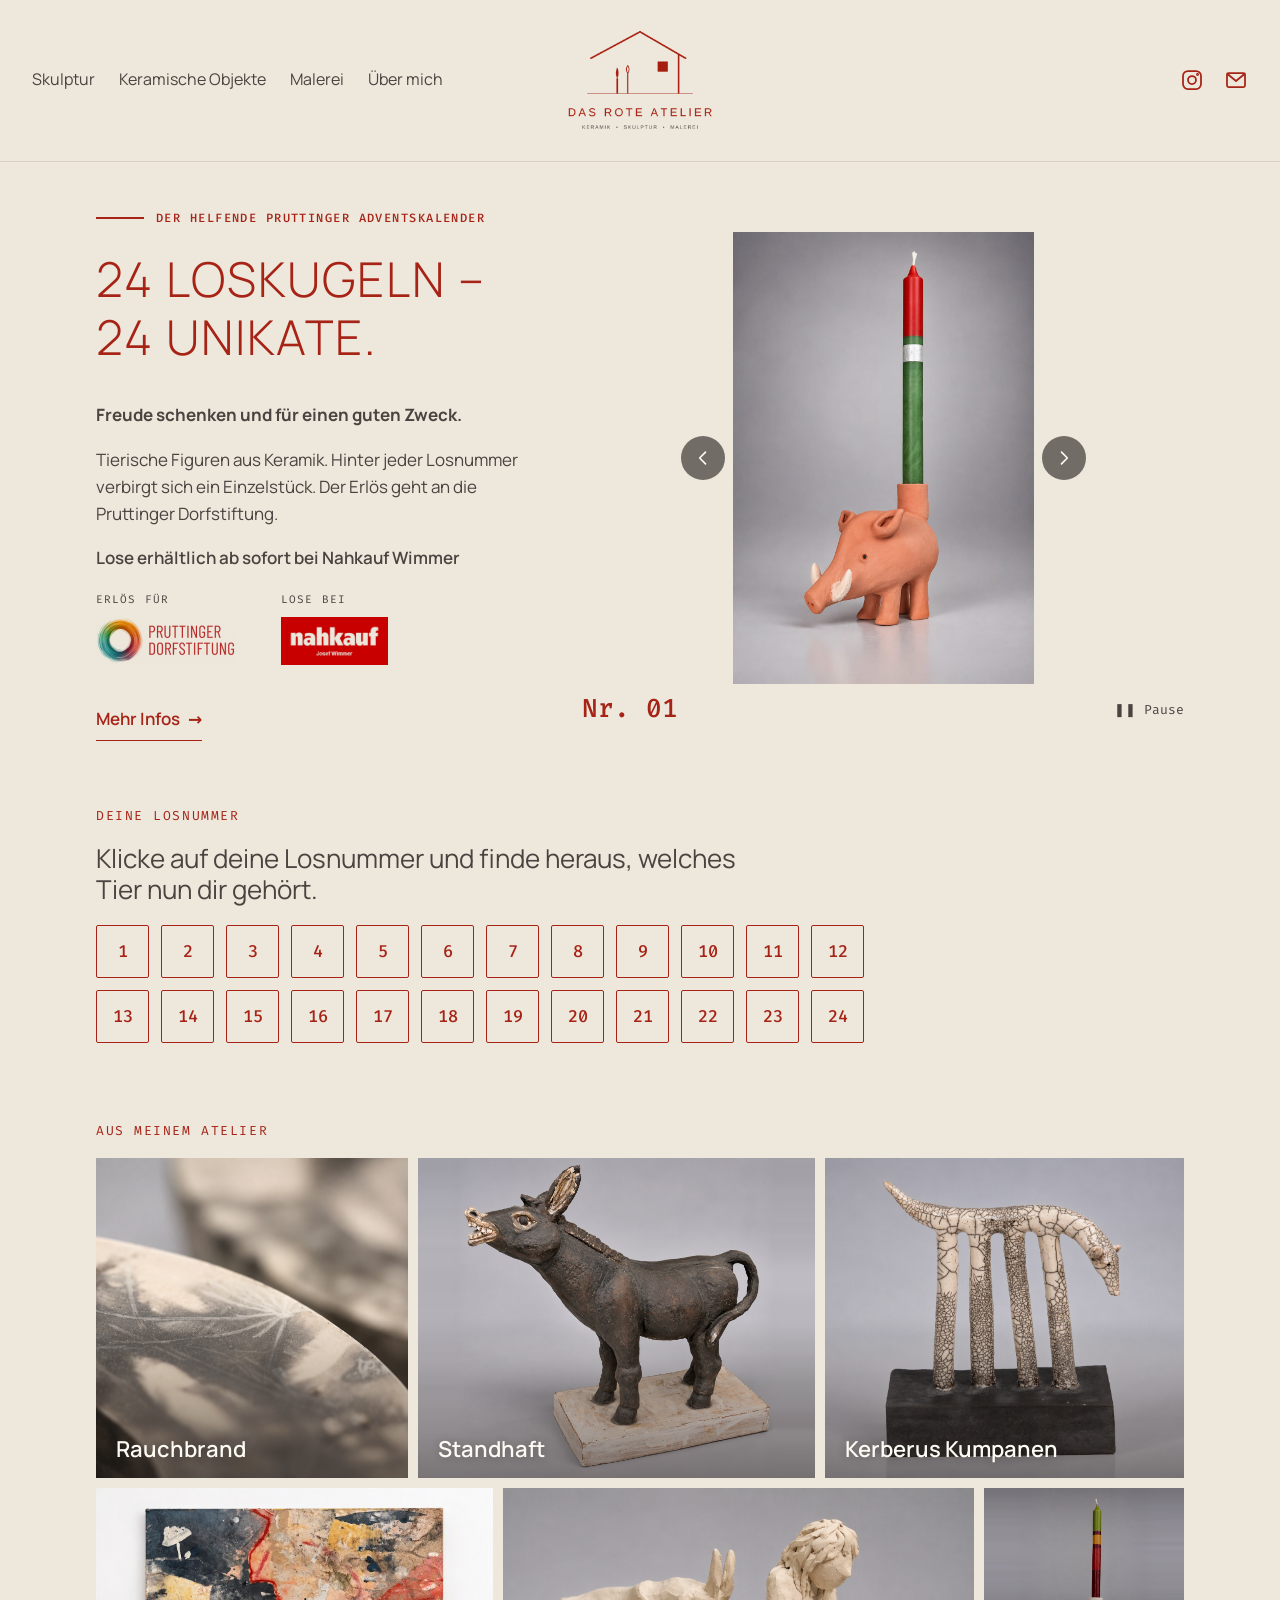
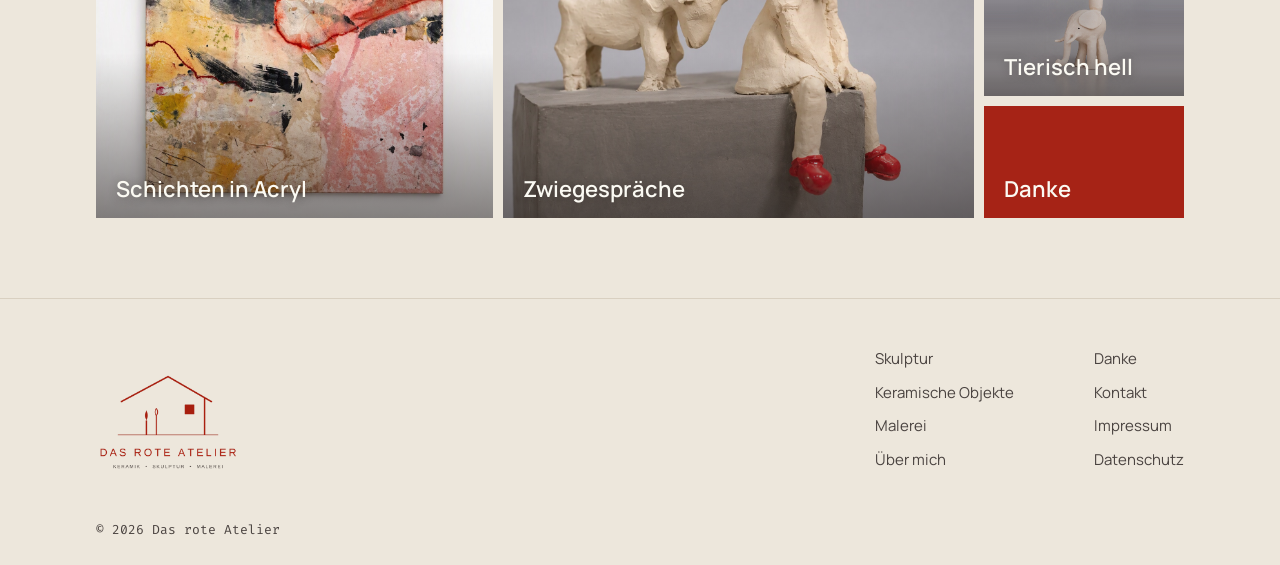
<file: index.html>
<!DOCTYPE html>
<html lang="de">
<head>
  <meta charset="utf-8">
  <!-- Sorgt dafür, dass die Seite am Handy in passender Breite angezeigt wird -->
  <meta name="viewport" content="width=device-width, initial-scale=1">
  <title>Das rote Atelier – Keramik, Skulptur, Malerei</title>
  <meta name="description" content="Das rote Atelier: Keramik, Skulptur und Malerei. Der helfende Pruttinger Adventskalender: 24 Loskugeln, 24 Unikate.">

  <!-- Feste Adresse dieser Seite: So zählt Google "das-rote-atelier.de" und
       "www.das-rote-atelier.de" als EINE Seite und nicht als zwei -->
  <link rel="canonical" href="https://das-rote-atelier.de/">

  <!-- Vorschau beim Teilen (WhatsApp, Facebook, Signal …): Titel, Text und Bild,
       die erscheinen, wenn jemand den Link verschickt. Bild: 1200 × 630 Pixel. -->
  <meta property="og:type" content="website">
  <meta property="og:locale" content="de_DE">
  <meta property="og:site_name" content="Das rote Atelier">
  <meta property="og:title" content="Das rote Atelier – Keramik, Skulptur, Malerei">
  <meta property="og:description" content="Das rote Atelier: Keramik, Skulptur und Malerei. Der helfende Pruttinger Adventskalender: 24 Loskugeln, 24 Unikate.">
  <meta property="og:url" content="https://das-rote-atelier.de/">
  <meta property="og:image" content="https://das-rote-atelier.de/bilder/teilen/vorschau-adventskalender.jpg">
  <meta property="og:image:width" content="1200">
  <meta property="og:image:height" content="630">
  <meta name="twitter:card" content="summary_large_image">

  <!-- Unsichtbare Zusatzinfos für Google ("strukturierte Daten"):
       Wer steht hinter der Seite, wo ist das Atelier, wie erreicht man es.
       Ändern sich Adresse, Telefon oder E-Mail, bitte auch hier anpassen
       (Texte immer zwischen "Anführungszeichen", Kommas nicht vergessen). -->
  <script type="application/ld+json">
  {
    "@context": "https://schema.org",
    "@graph": [
      {
        "@type": "WebSite",
        "@id": "https://das-rote-atelier.de/#website",
        "url": "https://das-rote-atelier.de/",
        "name": "Das rote Atelier",
        "inLanguage": "de",
        "publisher": { "@id": "https://das-rote-atelier.de/#atelier" }
      },
      {
        "@type": "Organization",
        "@id": "https://das-rote-atelier.de/#atelier",
        "name": "Das rote Atelier",
        "description": "Atelier für Keramik, Skulptur und Malerei von Sandra Zellhöfer in Prutting.",
        "url": "https://das-rote-atelier.de/",
        "logo": "https://das-rote-atelier.de/bilder/logo/das-rote-atelier-website-symbol-512.png",
        "image": "https://das-rote-atelier.de/bilder/teilen/vorschau-atelier.jpg",
        "email": "hello@das-rote-atelier.de",
        "telephone": "+491712843031",
        "address": {
          "@type": "PostalAddress",
          "streetAddress": "Eichenstraße 20",
          "postalCode": "83134",
          "addressLocality": "Prutting",
          "addressRegion": "Bayern",
          "addressCountry": "DE"
        },
        "founder": { "@id": "https://das-rote-atelier.de/#kuenstlerin" },
        "sameAs": ["https://www.instagram.com/dasroteatelier/"]
      },
      {
        "@type": "Person",
        "@id": "https://das-rote-atelier.de/#kuenstlerin",
        "name": "Sandra Zellhöfer",
        "jobTitle": "Künstlerin",
        "knowsAbout": ["Keramik", "Skulptur", "Malerei"],
        "url": "https://das-rote-atelier.de/ueber-mich.html",
        "worksFor": { "@id": "https://das-rote-atelier.de/#atelier" },
        "sameAs": ["https://www.instagram.com/dasroteatelier/"]
      }
    ]
  }
  </script>

  <!-- Browser-Icons (Haus-Symbol) -->
  <link rel="icon" href="bilder/logo/haus-symbol.svg" type="image/svg+xml">
  <link rel="icon" href="favicon-32.png" sizes="32x32" type="image/png">
  <link rel="apple-touch-icon" href="apple-touch-icon.png">

  <!-- Hauptschrift vorab laden, damit der Text schneller richtig aussieht -->
  <link rel="preload" href="schriften/manrope-variabel.woff2" as="font" type="font/woff2" crossorigin>

  <!-- Erstes Bild der Slideshow vorab laden (ist als Erstes zu sehen) -->
  <link rel="preload" href="bilder/kerzenhalter/kerzenhalter-01.jpg" as="image" fetchpriority="high">

  <link rel="stylesheet" href="css/style.css">
  <!-- Adventsgestaltung (Titel-Überzeile): nach der Aktion diese Zeile löschen -->
  <link rel="stylesheet" href="css/advent.css">
</head>
<body>

  <!-- ===================== HEADER (auf allen Seiten gleich) ===================== -->
  <header class="seitenkopf">
    <div class="container">
      <!-- Hamburger-Knopf: nur am Handy sichtbar -->
      <button class="menue-knopf" type="button" aria-expanded="false" aria-controls="hauptmenue" aria-label="Menü öffnen">
        <span class="menue-knopf-striche"></span>
      </button>

      <nav class="hauptmenue" id="hauptmenue" aria-label="Hauptmenü">
        <ul>
          <li><a href="skulpturen.html">Skulptur</a></li>
          <li><a href="keramik.html">Keramische Objekte</a></li>
          <li><a href="malerei.html">Malerei</a></li>
          <li><a href="ueber-mich.html">Über mich</a></li>
        </ul>
      </nav>

      <!-- Logo in der Mitte -->
      <a class="logo" href="index.html">
        <img src="bilder/logo/logo-header.png" alt="Das rote Atelier – Keramik, Skulptur, Malerei" width="480" height="330">
      </a>

      <!-- Rechts: Instagram und Brief-Symbol (führt zur Kontaktseite).
           Instagram-Adresse steht bei href="…". -->
      <ul class="kopf-symbole">
        <li>
          <a href="https://www.instagram.com/dasroteatelier/" aria-label="Instagram" target="_blank" rel="noopener">
            <svg viewBox="0 0 24 24" aria-hidden="true"><rect x="3" y="3" width="18" height="18" rx="5"/><circle cx="12" cy="12" r="4"/><circle cx="17.5" cy="6.5" r="0.6"/></svg>
          </a>
        </li>
        <li>
          <a href="kontakt.html" aria-label="Kontakt">
            <svg viewBox="0 0 24 24" aria-hidden="true"><rect x="3" y="5" width="18" height="14" rx="1.5"/><path d="M3.5 6l8.5 7 8.5-7"/></svg>
          </a>
        </li>
      </ul>
    </div>
  </header>
  <!-- =================== ENDE HEADER =================== -->


  <main class="startseite">

    <!-- ===================== OBEN: SLIDESHOW + TEXT =====================
         Am Handy steht die Slideshow zuerst (sofort sichtbar),
         am Laptop steht der Text links und die Slideshow rechts. -->
    <section class="start-oben container">

      <!-- Titel der Aktion als feine Überzeile mit kurzer roter Linie.
           Am Handy ganz oben (über der Slideshow), am Laptop über dem Text.
           Gestaltung in css/advent.css – nach der Aktion diese Zeile löschen. -->
      <p class="aktion-titel">Der helfende Pruttinger Adventskalender</p>

      <!-- Slideshow der 24 Kerzenhalter.
           Die Bilder werden von js/slideshow.js aus der Liste in
           js/kerzenhalter-daten.js erzeugt. -->
      <div class="slideshow" aria-roledescription="Slideshow" aria-label="Die 24 Kerzenhalter">
        <div class="slideshow-fenster">
          <ul class="slideshow-spur" tabindex="0" aria-label="Kerzenhalter – mit den Pfeiltasten blättern"></ul>

          <button class="slideshow-pfeil slideshow-pfeil-zurueck" type="button" aria-label="Vorheriger Kerzenhalter">
            <svg viewBox="0 0 24 24" aria-hidden="true"><path d="M15 5l-7 7 7 7"/></svg>
          </button>
          <button class="slideshow-pfeil slideshow-pfeil-weiter" type="button" aria-label="Nächster Kerzenhalter">
            <svg viewBox="0 0 24 24" aria-hidden="true"><path d="M9 5l7 7-7 7"/></svg>
          </button>
        </div>

        <div class="slideshow-steuerung">
          <button class="slideshow-pause" type="button"></button>
        </div>
      </div>

      <!-- Textblock zur Aktion (Texte aus der PowerPoint, Folie 1) -->
      <div class="start-text">
        <h1>24 Loskugeln –<br>24 Unikate.</h1>
        <p class="start-untertitel">Freude schenken und für einen guten Zweck.</p>
        <p>Tierische Figuren aus Keramik. Hinter jeder Losnummer verbirgt sich ein Einzelstück. Der Erlös geht an die Pruttinger Dorfstiftung.</p>

        <p class="start-lose">Lose erhältlich ab sofort bei Nahkauf Wimmer</p>

        <!-- Logos der Partner nebeneinander, mit kleiner Beschriftung
             (Dateien in bilder/partner/) -->
        <ul class="partner">
          <li>
            <span class="partner-label">Erlös für</span>
            <img class="partner-logo" src="bilder/partner/pruttinger-dorfstiftung.png" alt="Pruttinger Dorfstiftung" width="290" height="96">
          </li>
          <li>
            <span class="partner-label">Lose bei</span>
            <img class="partner-logo" src="bilder/partner/nahkauf-wimmer.jpg" alt="Nahkauf Josef Wimmer" width="1066" height="479">
          </li>
        </ul>

        <p><a class="mehr-link" href="adventsaktion.html">Mehr Infos <span aria-hidden="true">→</span></a></p>
      </div>
    </section>
    <!-- =================== ENDE OBEN =================== -->


    <!-- ===================== LOSNUMMERN 1–24 =====================
         24 rote Felder. Ein Klick öffnet den passenden Kerzenhalter groß
         (Lightbox). Die Felder werden von js/losnummern.js aus der Liste
         in js/kerzenhalter-daten.js erzeugt. -->
    <section class="losnummern container" aria-labelledby="losnummern-ueberschrift">
      <p class="ueberzeile">Deine Losnummer</p>
      <h2 id="losnummern-ueberschrift">Klicke auf deine Losnummer und finde heraus, welches Tier nun dir gehört.</h2>
      <ul class="losnummern-raster"></ul>
    </section>
    <!-- =================== ENDE LOSNUMMERN =================== -->


    <!-- ===================== KACHELN „AUS MEINEM ATELIER“ =====================
         7 Kacheln als Petersburger Hängung nach der PowerPoint (Folie 1):
           oben:  Rauchbrand | Standhaft | Kerberus Kumpanen
           unten: Schichten in Acryl | Zwiegespräche | Tierisch hell + Danke (übereinander)
         Die Anordnung steht im CSS (Abschnitt 8, "grid-template-areas").
         Jede Kachel hat dafür eine Klasse wie "kachel-rauchbrand".
         Bild tauschen: einfach den Pfad bei src="…" ändern. Das Foto wird
         passend in die Kachel zugeschnitten (Mitte bleibt sichtbar).
         loading="lazy": Bild lädt erst, wenn man hinscrollt (spart mobile Daten)
         Die Links mit "#…" springen direkt zur Werkreihe auf der Galerieseite. -->
    <section class="kacheln container" aria-labelledby="kacheln-ueberschrift">
      <!-- Überschrift im Stil einer kleinen Überzeile (Fira Code, Großbuchstaben) -->
      <h2 id="kacheln-ueberschrift" class="ueberzeile">Aus meinem Atelier</h2>
      <ul class="kachel-raster">
        <li class="kachel-rauchbrand"><a class="kachel" href="keramik.html#rauchbrand">
          <img src="bilder/startseite/kachel-rauchbrand.jpg" alt="" loading="lazy">
          <span class="kachel-titel">Rauchbrand</span></a></li>
        <li class="kachel-standhaft"><a class="kachel" href="skulpturen.html#standhaft">
          <img src="bilder/startseite/kachel-standhaft.jpg" alt="" loading="lazy">
          <span class="kachel-titel">Standhaft</span></a></li>
        <li class="kachel-kerberus"><a class="kachel" href="skulpturen.html#kerberus-kumpanen">
          <img src="bilder/startseite/kachel-kerberus-kumpanen.jpg" alt="" loading="lazy">
          <span class="kachel-titel">Kerberus Kumpanen</span></a></li>
        <li class="kachel-schichten"><a class="kachel" href="malerei.html#abstrakt-schichten-in-acryl-und-wachs">
          <img src="bilder/startseite/kachel-schichten-in-acryl.jpg" alt="" loading="lazy">
          <span class="kachel-titel">Schichten in Acryl</span></a></li>
        <li class="kachel-zwie"><a class="kachel" href="skulpturen.html#zwiegespraeche">
          <img src="bilder/startseite/kachel-zwiegespraeche.jpg" alt="" loading="lazy">
          <span class="kachel-titel">Zwiegespräche</span></a></li>
        <li class="kachel-tierisch"><a class="kachel" href="skulpturen.html#tierisch-hell">
          <img src="bilder/startseite/kachel-tierisch-hell.jpg" alt="" loading="lazy">
          <span class="kachel-titel">Tierisch hell</span></a></li>
        <!-- Danke: rote Fläche ohne Foto (Farbe im CSS) -->
        <li class="kachel-danke"><a class="kachel" href="danke.html">
          <span class="kachel-titel">Danke</span></a></li>
      </ul>
    </section>
    <!-- =================== ENDE KACHELN =================== -->

  </main>


  <!-- ===================== FOOTER (auf allen Seiten gleich) ===================== -->
  <footer class="seitenfuss">
    <div class="container seitenfuss-oben">
      <div class="seitenfuss-marke">
        <img src="bilder/logo/logo-header.png" alt="Das rote Atelier – Keramik, Skulptur, Malerei" width="480" height="330" loading="lazy">
      </div>
      <nav class="seitenfuss-links" aria-label="Seitenübersicht">
        <ul>
          <li><a href="skulpturen.html">Skulptur</a></li>
          <li><a href="keramik.html">Keramische Objekte</a></li>
          <li><a href="malerei.html">Malerei</a></li>
          <li><a href="ueber-mich.html">Über mich</a></li>
        </ul>
        <ul>
          <li><a href="danke.html">Danke</a></li>
          <li><a href="kontakt.html">Kontakt</a></li>
          <li><a href="impressum.html">Impressum</a></li>
          <li><a href="datenschutz.html">Datenschutz</a></li>
        </ul>
      </nav>
    </div>
    <div class="container">
      <p class="seitenfuss-copyright">© 2026 Das rote Atelier</p>
    </div>
  </footer>
  <!-- =================== ENDE FOOTER =================== -->

  <script src="js/navigation.js"></script>
  <!-- Reihenfolge wichtig: erst die Daten der Kerzenhalter und die Lightbox,
       dann Slideshow und Losnummern, die beide benutzen -->
  <script src="js/kerzenhalter-daten.js"></script>
  <script src="js/lightbox.js"></script>
  <script src="js/slideshow.js"></script>
  <script src="js/losnummern.js"></script>
</body>
</html>
</file>
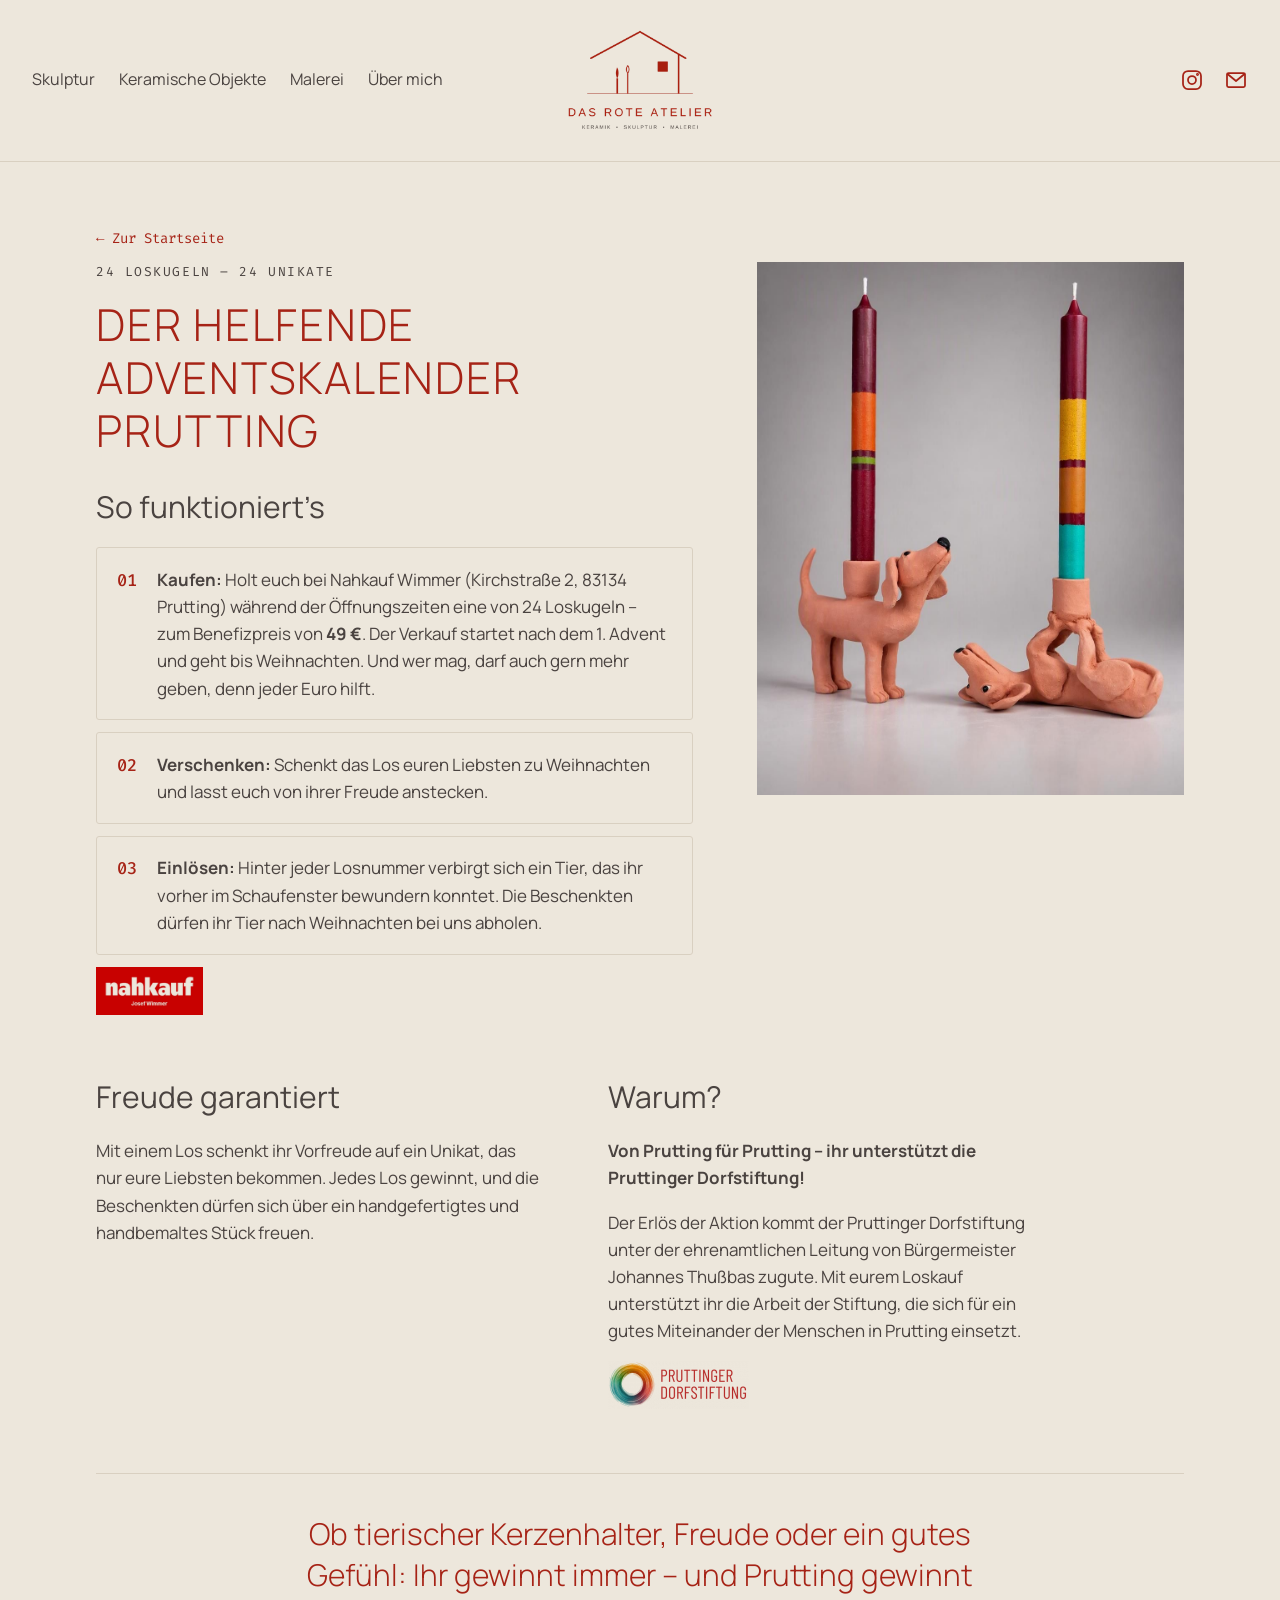
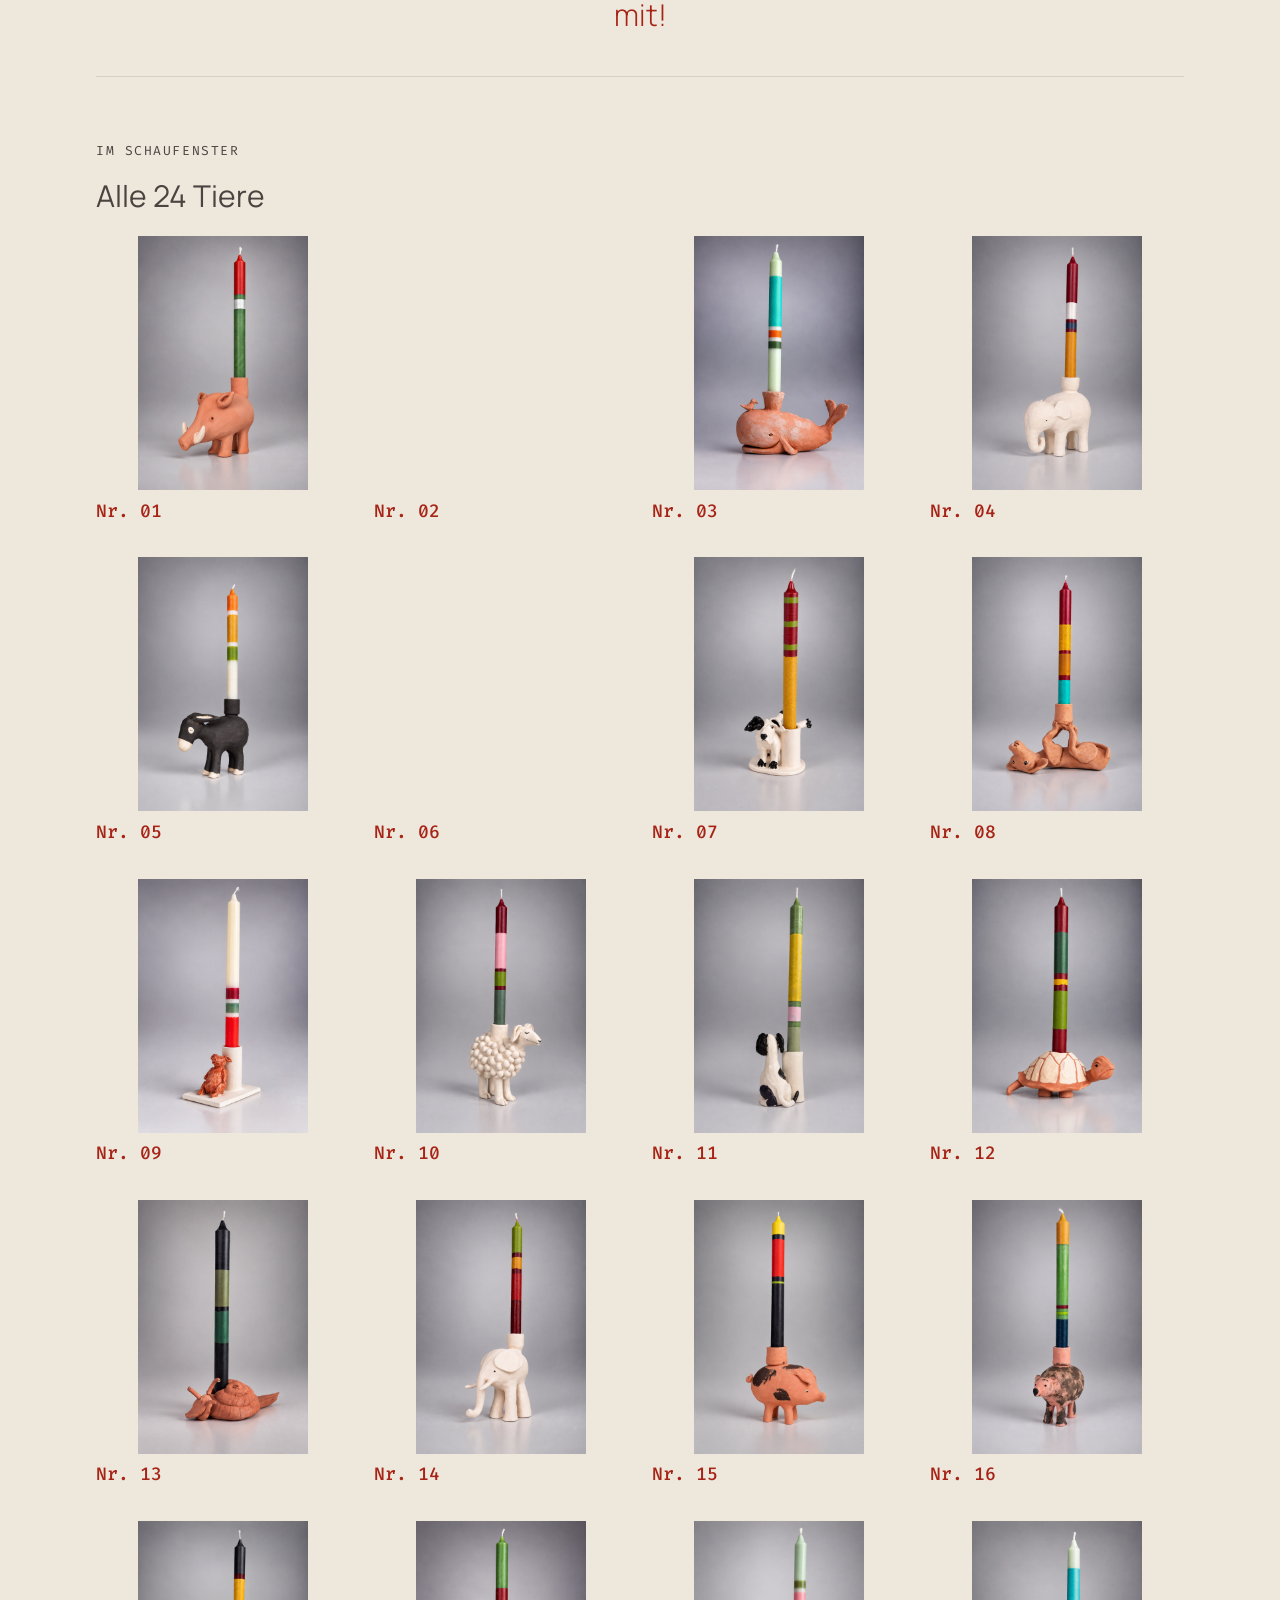
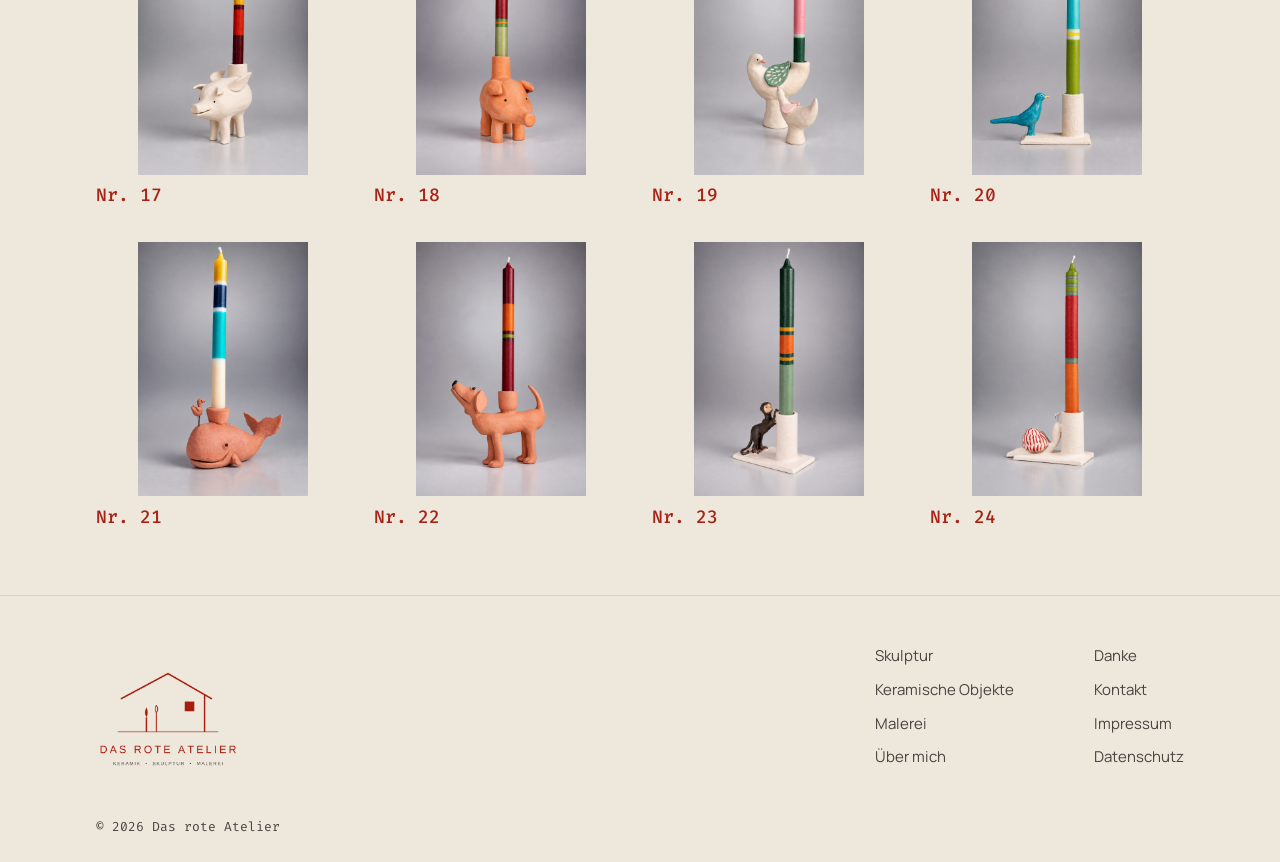
<file: adventsaktion.html>
<!DOCTYPE html>
<html lang="de">
<head>
  <meta charset="utf-8">
  <!-- Sorgt dafür, dass die Seite am Handy in passender Breite angezeigt wird -->
  <meta name="viewport" content="width=device-width, initial-scale=1">
  <title>Der helfende Adventskalender – Das rote Atelier</title>
  <meta name="description" content="Der helfende Adventskalender Prutting: 24 Loskugeln, 24 tierische Unikate aus Keramik – für die Pruttinger Dorfstiftung.">

  <!-- Feste Adresse dieser Seite: So zählt Google "das-rote-atelier.de" und
       "www.das-rote-atelier.de" als EINE Seite und nicht als zwei -->
  <link rel="canonical" href="https://das-rote-atelier.de/adventsaktion.html">

  <!-- Vorschau beim Teilen (WhatsApp, Facebook, Signal …): Titel, Text und Bild,
       die erscheinen, wenn jemand den Link verschickt. Bild: 1200 × 630 Pixel. -->
  <meta property="og:type" content="website">
  <meta property="og:locale" content="de_DE">
  <meta property="og:site_name" content="Das rote Atelier">
  <meta property="og:title" content="Der helfende Adventskalender – Das rote Atelier">
  <meta property="og:description" content="Der helfende Adventskalender Prutting: 24 Loskugeln, 24 tierische Unikate aus Keramik – für die Pruttinger Dorfstiftung.">
  <meta property="og:url" content="https://das-rote-atelier.de/adventsaktion.html">
  <meta property="og:image" content="https://das-rote-atelier.de/bilder/teilen/vorschau-adventskalender.jpg">
  <meta property="og:image:width" content="1200">
  <meta property="og:image:height" content="630">
  <meta name="twitter:card" content="summary_large_image">

  <!-- Unsichtbare Zusatzinfos für Google ("strukturierte Daten"):
       Die Adventsaktion als Veranstaltung mit Zeitraum, Ort und Preis.
       Nach der Aktion kann dieser ganze <script>-Block gelöscht werden. -->
  <script type="application/ld+json">
  {
    "@context": "https://schema.org",
    "@type": "Event",
    "name": "Der helfende Pruttinger Adventskalender",
    "description": "24 Loskugeln – 24 Unikate: handgetöpferte tierische Kerzenhalter aus Keramik von Sandra Zellhöfer. Der Erlös geht an die Pruttinger Dorfstiftung.",
    "startDate": "2026-11-30",
    "endDate": "2026-12-24",
    "eventStatus": "https://schema.org/EventScheduled",
    "eventAttendanceMode": "https://schema.org/OfflineEventAttendanceMode",
    "image": "https://das-rote-atelier.de/bilder/teilen/vorschau-adventskalender.jpg",
    "url": "https://das-rote-atelier.de/adventsaktion.html",
    "location": {
      "@type": "Place",
      "name": "Nahkauf Wimmer",
      "address": {
        "@type": "PostalAddress",
        "streetAddress": "Kirchstraße 2",
        "postalCode": "83134",
        "addressLocality": "Prutting",
        "addressCountry": "DE"
      }
    },
    "offers": {
      "@type": "Offer",
      "price": "49",
      "priceCurrency": "EUR",
      "availability": "https://schema.org/InStoreOnly",
      "url": "https://das-rote-atelier.de/adventsaktion.html"
    },
    "organizer": {
      "@type": "Organization",
      "name": "Das rote Atelier",
      "url": "https://das-rote-atelier.de/"
    }
  }
  </script>

  <!-- Browser-Icons (Haus-Symbol) -->
  <link rel="icon" href="bilder/logo/haus-symbol.svg" type="image/svg+xml">
  <link rel="icon" href="favicon-32.png" sizes="32x32" type="image/png">
  <link rel="apple-touch-icon" href="apple-touch-icon.png">

  <!-- Hauptschrift vorab laden, damit der Text schneller richtig aussieht -->
  <link rel="preload" href="schriften/manrope-variabel.woff2" as="font" type="font/woff2" crossorigin>

  <link rel="stylesheet" href="css/style.css">
</head>
<body>

  <!-- ===================== HEADER (auf allen Seiten gleich) ===================== -->
  <header class="seitenkopf">
    <div class="container">
      <!-- Hamburger-Knopf: nur am Handy sichtbar -->
      <button class="menue-knopf" type="button" aria-expanded="false" aria-controls="hauptmenue" aria-label="Menü öffnen">
        <span class="menue-knopf-striche"></span>
      </button>

      <nav class="hauptmenue" id="hauptmenue" aria-label="Hauptmenü">
        <ul>
          <li><a href="skulpturen.html">Skulptur</a></li>
          <li><a href="keramik.html">Keramische Objekte</a></li>
          <li><a href="malerei.html">Malerei</a></li>
          <li><a href="ueber-mich.html">Über mich</a></li>
        </ul>
      </nav>

      <!-- Logo in der Mitte -->
      <a class="logo" href="index.html">
        <img src="bilder/logo/logo-header.png" alt="Das rote Atelier – Keramik, Skulptur, Malerei" width="480" height="330">
      </a>

      <!-- Rechts: Instagram und Brief-Symbol (führt zur Kontaktseite).
           Instagram-Adresse steht bei href="…". -->
      <ul class="kopf-symbole">
        <li>
          <a href="https://www.instagram.com/dasroteatelier/" aria-label="Instagram" target="_blank" rel="noopener">
            <svg viewBox="0 0 24 24" aria-hidden="true"><rect x="3" y="3" width="18" height="18" rx="5"/><circle cx="12" cy="12" r="4"/><circle cx="17.5" cy="6.5" r="0.6"/></svg>
          </a>
        </li>
        <li>
          <a href="kontakt.html" aria-label="Kontakt">
            <svg viewBox="0 0 24 24" aria-hidden="true"><rect x="3" y="5" width="18" height="14" rx="1.5"/><path d="M3.5 6l8.5 7 8.5-7"/></svg>
          </a>
        </li>
      </ul>
    </div>
  </header>
  <!-- =================== ENDE HEADER =================== -->


  <main>
    <div class="container">

      <!-- Zurück-Link zur Startseite (die Seite steht nicht mehr im Menü,
           daher braucht man hier eine Orientierung, wie man zurückkommt) -->
      <p class="zurueck-link-zeile">
        <a class="zurueck-link" href="index.html"><span aria-hidden="true">←</span> Zur Startseite</a>
      </p>

      <!-- ===================== ERKLÄRUNG DER AKTION (PowerPoint, Folie 2) ===================== -->
      <!-- Oben zweispaltig: links Titel und Schritte, rechts das Foto
           (am Handy steht das Foto unter dem Titel) -->
      <section class="aktion-intro">
        <div class="aktion-kopf">
          <p class="ueberzeile">24 Loskugeln – 24 Unikate</p>
          <h1>Der helfende Adventskalender Prutting</h1>
        </div>

        <figure class="aktion-foto">
          <img src="bilder/skulpturen/tierisch-hell/zwei-dackel.jpg" alt="Zwei Dackel aus Keramik als Kerzenhalter mit bunten Kerzen" width="1024" height="1536">
        </figure>

        <div class="aktion-ablauf">
        <h2>So funktioniert’s</h2>
        <ol class="aktion-schritte">
          <li><strong>Kaufen:</strong> Holt euch bei Nahkauf Wimmer (Kirchstraße 2, 83134 Prutting) während der Öffnungszeiten eine von 24 Loskugeln – zum Benefizpreis von <strong>49 €</strong>. Der Verkauf startet nach dem 1. Advent und geht bis Weihnachten. Und wer mag, darf auch gern mehr geben, denn jeder Euro hilft.</li>
          <li><strong>Verschenken:</strong> Schenkt das Los euren Liebsten zu Weihnachten und lasst euch von ihrer Freude anstecken.</li>
          <li><strong>Einlösen:</strong> Hinter jeder Losnummer verbirgt sich ein Tier, das ihr vorher im Schaufenster bewundern konntet. Die Beschenkten dürfen ihr Tier nach Weihnachten bei uns abholen.</li>
        </ol>
        <img class="partner-logo" src="bilder/partner/nahkauf-wimmer.jpg" alt="Nahkauf Josef Wimmer" width="1066" height="479" loading="lazy">
        </div>
      </section>

      <!-- Zwei Blöcke: am Handy untereinander, am Laptop nebeneinander -->
      <div class="aktion-bloecke">
        <section class="aktion-block">
          <h2>Freude garantiert</h2>
          <p>Mit einem Los schenkt ihr Vorfreude auf ein Unikat, das nur eure Liebsten bekommen. Jedes Los gewinnt, und die Beschenkten dürfen sich über ein handgefertigtes und handbemaltes Stück freuen.</p>
        </section>

        <section class="aktion-block">
          <h2>Warum?</h2>
          <p class="start-untertitel">Von Prutting für Prutting – ihr unterstützt die Pruttinger Dorfstiftung!</p>
          <p>Der Erlös der Aktion kommt der Pruttinger Dorfstiftung unter der ehrenamtlichen Leitung von Bürgermeister Johannes Thußbas zugute. Mit eurem Loskauf unterstützt ihr die Arbeit der Stiftung, die sich für ein gutes Miteinander der Menschen in Prutting einsetzt.</p>
          <img class="partner-logo" src="bilder/partner/pruttinger-dorfstiftung.png" alt="Pruttinger Dorfstiftung" width="290" height="96" loading="lazy">
        </section>
      </div>

      <!-- Schlusssatz als großes Zitat zwischen zwei feinen Linien -->
      <blockquote class="aktion-schluss">
        <p>Ob tierischer Kerzenhalter, Freude oder ein gutes Gefühl: Ihr gewinnt immer – und Prutting gewinnt mit!</p>
      </blockquote>
      <!-- =================== ENDE ERKLÄRUNG =================== -->


      <!-- ===================== RASTER DER 24 KERZENHALTER =====================
           Wird von js/kerzenhalter-raster.js aus der Liste in
           js/kerzenhalter-daten.js erzeugt. Klick öffnet die Lightbox. -->
      <section aria-labelledby="raster-ueberschrift">
        <p class="ueberzeile">Im Schaufenster</p>
        <h2 id="raster-ueberschrift">Alle 24 Tiere</h2>
        <ul class="kerzenhalter-raster"></ul>
      </section>
      <!-- =================== ENDE RASTER =================== -->

    </div>
  </main>


  <!-- ===================== FOOTER (auf allen Seiten gleich) ===================== -->
  <footer class="seitenfuss">
    <div class="container seitenfuss-oben">
      <div class="seitenfuss-marke">
        <img src="bilder/logo/logo-header.png" alt="Das rote Atelier – Keramik, Skulptur, Malerei" width="480" height="330" loading="lazy">
      </div>
      <nav class="seitenfuss-links" aria-label="Seitenübersicht">
        <ul>
          <li><a href="skulpturen.html">Skulptur</a></li>
          <li><a href="keramik.html">Keramische Objekte</a></li>
          <li><a href="malerei.html">Malerei</a></li>
          <li><a href="ueber-mich.html">Über mich</a></li>
        </ul>
        <ul>
          <li><a href="danke.html">Danke</a></li>
          <li><a href="kontakt.html">Kontakt</a></li>
          <li><a href="impressum.html">Impressum</a></li>
          <li><a href="datenschutz.html">Datenschutz</a></li>
        </ul>
      </nav>
    </div>
    <div class="container">
      <p class="seitenfuss-copyright">© 2026 Das rote Atelier</p>
    </div>
  </footer>
  <!-- =================== ENDE FOOTER =================== -->

  <script src="js/navigation.js"></script>
  <!-- Reihenfolge wichtig: erst Daten und Lightbox, dann das Raster, das beide benutzt -->
  <script src="js/kerzenhalter-daten.js"></script>
  <script src="js/lightbox.js"></script>
  <script src="js/kerzenhalter-raster.js"></script>
</body>
</html>
</file>
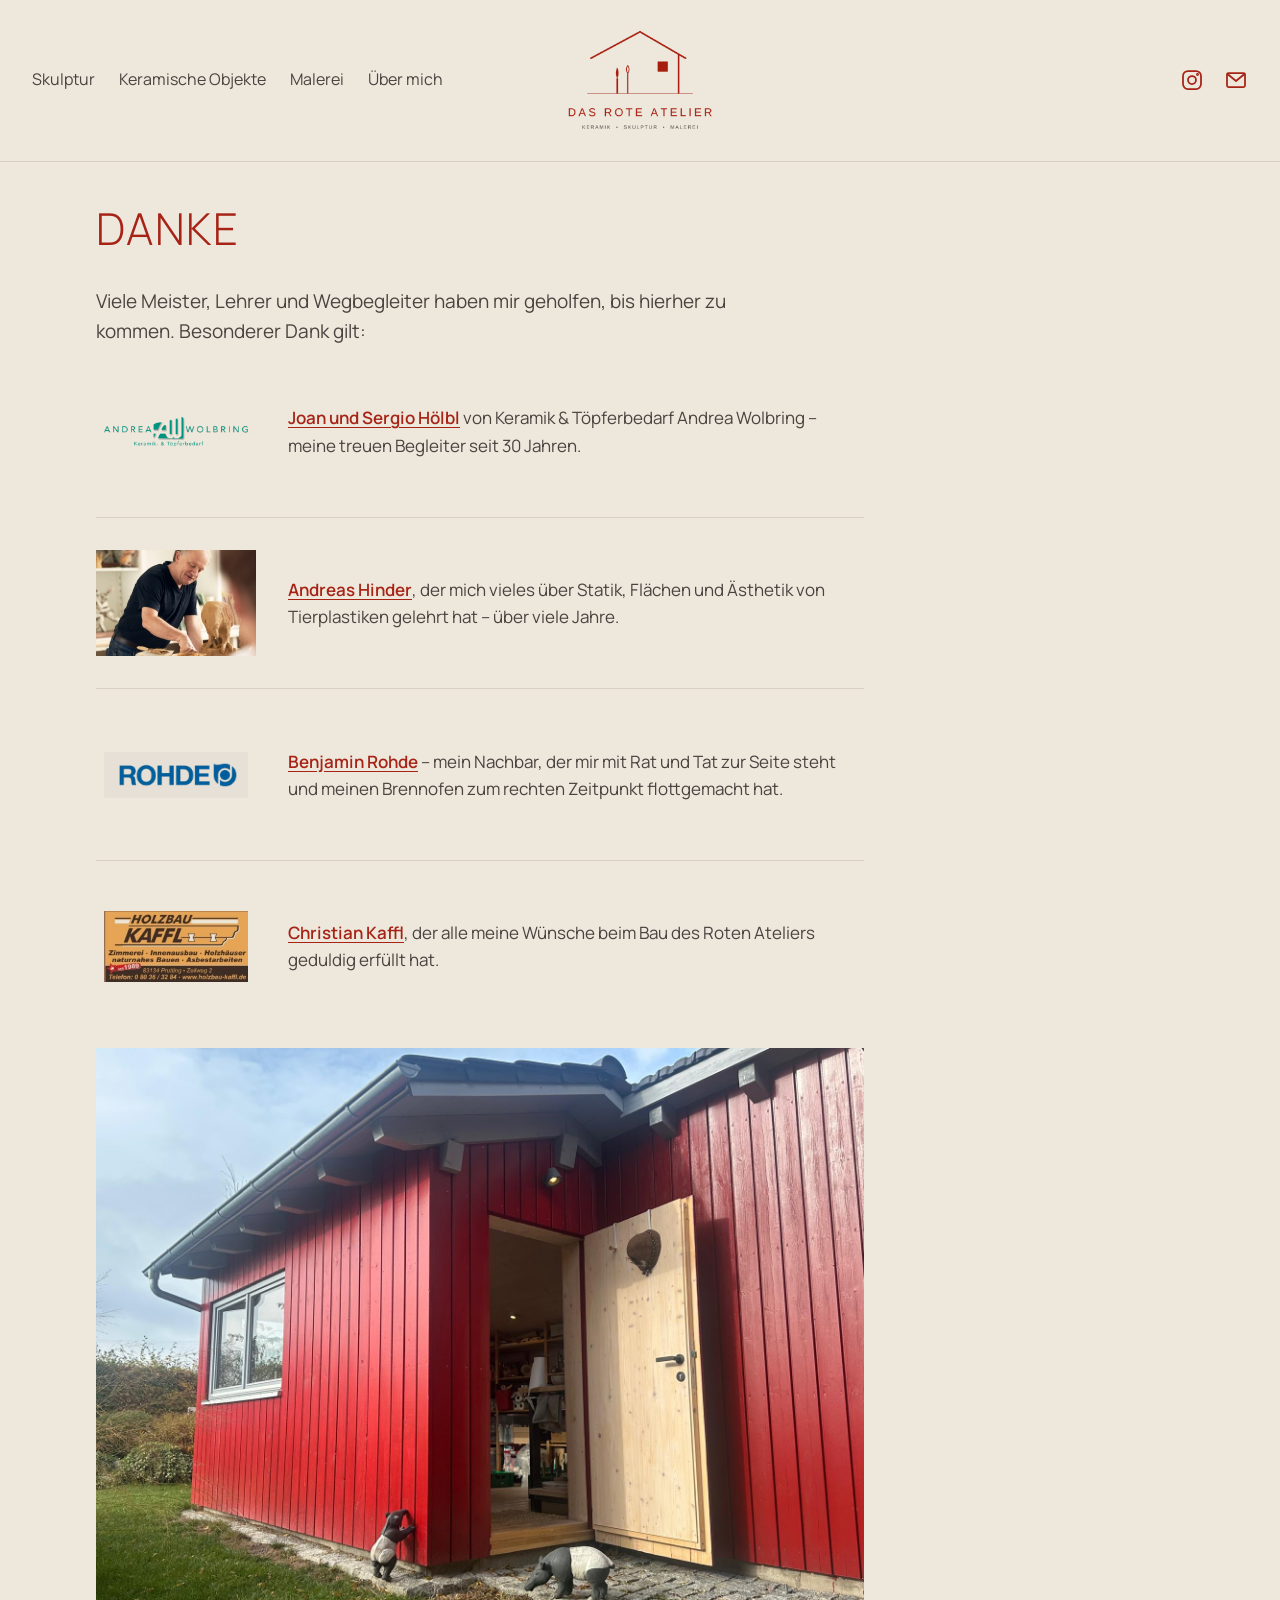
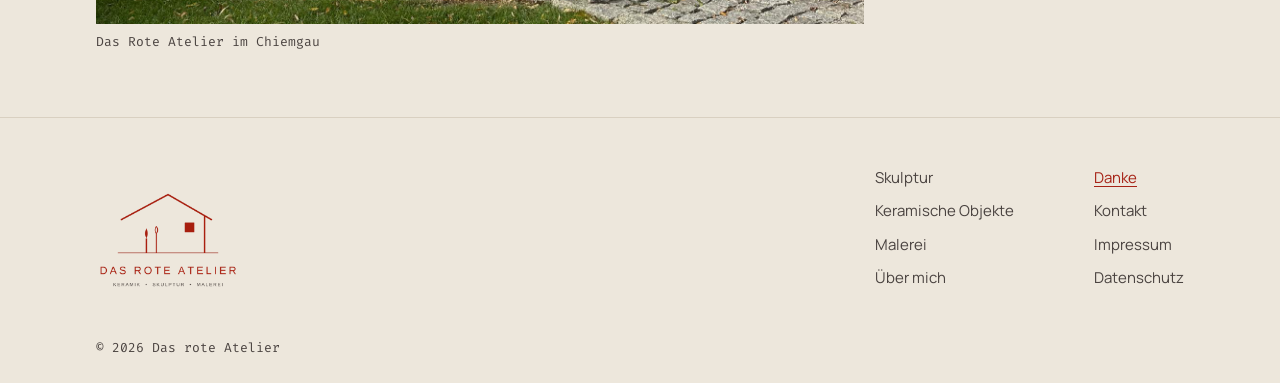
<file: danke.html>
<!DOCTYPE html>
<html lang="de">
<head>
  <meta charset="utf-8">
  <!-- Sorgt dafür, dass die Seite am Handy in passender Breite angezeigt wird -->
  <meta name="viewport" content="width=device-width, initial-scale=1">
  <title>Danke – Das rote Atelier</title>
  <meta name="description" content="Danke an alle, die das rote Atelier möglich gemacht haben.">

  <!-- Feste Adresse dieser Seite: So zählt Google "das-rote-atelier.de" und
       "www.das-rote-atelier.de" als EINE Seite und nicht als zwei -->
  <link rel="canonical" href="https://das-rote-atelier.de/danke.html">

  <!-- Vorschau beim Teilen (WhatsApp, Facebook, Signal …): Titel, Text und Bild,
       die erscheinen, wenn jemand den Link verschickt. Bild: 1200 × 630 Pixel. -->
  <meta property="og:type" content="website">
  <meta property="og:locale" content="de_DE">
  <meta property="og:site_name" content="Das rote Atelier">
  <meta property="og:title" content="Danke – Das rote Atelier">
  <meta property="og:description" content="Danke an alle, die das rote Atelier möglich gemacht haben.">
  <meta property="og:url" content="https://das-rote-atelier.de/danke.html">
  <meta property="og:image" content="https://das-rote-atelier.de/bilder/teilen/vorschau-atelier.jpg">
  <meta property="og:image:width" content="1200">
  <meta property="og:image:height" content="630">
  <meta name="twitter:card" content="summary_large_image">

  <!-- Browser-Icons (Haus-Symbol) -->
  <link rel="icon" href="bilder/logo/haus-symbol.svg" type="image/svg+xml">
  <link rel="icon" href="favicon-32.png" sizes="32x32" type="image/png">
  <link rel="apple-touch-icon" href="apple-touch-icon.png">

  <!-- Hauptschrift vorab laden, damit der Text schneller richtig aussieht -->
  <link rel="preload" href="schriften/manrope-variabel.woff2" as="font" type="font/woff2" crossorigin>

  <link rel="stylesheet" href="css/style.css">
</head>
<body>

  <!-- ===================== HEADER (auf allen Seiten gleich) ===================== -->
  <header class="seitenkopf">
    <div class="container">
      <!-- Hamburger-Knopf: nur am Handy sichtbar -->
      <button class="menue-knopf" type="button" aria-expanded="false" aria-controls="hauptmenue" aria-label="Menü öffnen">
        <span class="menue-knopf-striche"></span>
      </button>

      <nav class="hauptmenue" id="hauptmenue" aria-label="Hauptmenü">
        <ul>
          <li><a href="skulpturen.html">Skulptur</a></li>
          <li><a href="keramik.html">Keramische Objekte</a></li>
          <li><a href="malerei.html">Malerei</a></li>
          <li><a href="ueber-mich.html">Über mich</a></li>
        </ul>
      </nav>

      <!-- Logo in der Mitte -->
      <a class="logo" href="index.html">
        <img src="bilder/logo/logo-header.png" alt="Das rote Atelier – Keramik, Skulptur, Malerei" width="480" height="330">
      </a>

      <!-- Rechts: Instagram und Brief-Symbol (führt zur Kontaktseite).
           Instagram-Adresse steht bei href="…". -->
      <ul class="kopf-symbole">
        <li>
          <a href="https://www.instagram.com/dasroteatelier/" aria-label="Instagram" target="_blank" rel="noopener">
            <svg viewBox="0 0 24 24" aria-hidden="true"><rect x="3" y="3" width="18" height="18" rx="5"/><circle cx="12" cy="12" r="4"/><circle cx="17.5" cy="6.5" r="0.6"/></svg>
          </a>
        </li>
        <li>
          <a href="kontakt.html" aria-label="Kontakt">
            <svg viewBox="0 0 24 24" aria-hidden="true"><rect x="3" y="5" width="18" height="14" rx="1.5"/><path d="M3.5 6l8.5 7 8.5-7"/></svg>
          </a>
        </li>
      </ul>
    </div>
  </header>
  <!-- =================== ENDE HEADER =================== -->


  <main>
    <div class="container">
      <h1>Danke</h1>

      <!-- Texte aus der PowerPoint (Folie 7).
           Die Namen sind Links (öffnen sich in einem neuen Tab). -->
      <p class="einleitung">Viele Meister, Lehrer und Wegbegleiter haben mir geholfen, bis hierher zu kommen. Besonderer Dank gilt:</p>

      <ul class="danke-liste">
        <li class="danke-eintrag">
          <img class="danke-logo" src="bilder/danke/logo-keramikbedarf.png" alt="Logo Andrea Wolbring Keramik- und Töpferbedarf" width="450" height="95" loading="lazy">
          <p><a href="https://www.keramikbedarf-online.de/" target="_blank" rel="noopener">Joan und Sergio Hölbl</a> von Keramik &amp; Töpferbedarf Andrea Wolbring – meine treuen Begleiter seit 30 Jahren.</p>
        </li>
        <li class="danke-eintrag">
          <img src="bilder/danke/andreas-hinder.jpg" alt="Andreas Hinder bei der Arbeit an einer Tonplastik" width="296" height="282" loading="lazy">
          <p><a href="https://www.instagram.com/andreas.hinder.keramik/" target="_blank" rel="noopener">Andreas Hinder</a>, der mich vieles über Statik, Flächen und Ästhetik von Tierplastiken gelehrt hat – über viele Jahre.</p>
        </li>
        <li class="danke-eintrag">
          <img class="danke-logo" src="bilder/danke/logo-rohde.png" alt="Logo Rohde" width="185" height="59" loading="lazy">
          <p><a href="https://www.rohde.eu/de/" target="_blank" rel="noopener">Benjamin Rohde</a> – mein Nachbar, der mir mit Rat und Tat zur Seite steht und meinen Brennofen zum rechten Zeitpunkt flottgemacht hat.</p>
        </li>
        <li class="danke-eintrag">
          <img class="danke-logo" src="bilder/danke/logo-holzbau-kaffl.jpg" alt="Logo Holzbau Kaffl" width="216" height="107" loading="lazy">
          <p><a href="https://holzbau-kaffl.de/" target="_blank" rel="noopener">Christian Kaffl</a>, der alle meine Wünsche beim Bau des Roten Ateliers geduldig erfüllt hat.</p>
        </li>
      </ul>

      <!-- Foto des roten Ateliers -->
      <figure class="danke-atelier">
        <img src="bilder/danke/rotes-atelier.jpg" alt="Das rote Atelier: ein rotes Holzhaus mit offener Tür, davor zwei Tierskulpturen" width="1600" height="1200" loading="lazy">
        <figcaption>Das Rote Atelier im Chiemgau</figcaption>
      </figure>
    </div>
  </main>


  <!-- ===================== FOOTER (auf allen Seiten gleich) ===================== -->
  <footer class="seitenfuss">
    <div class="container seitenfuss-oben">
      <div class="seitenfuss-marke">
        <img src="bilder/logo/logo-header.png" alt="Das rote Atelier – Keramik, Skulptur, Malerei" width="480" height="330" loading="lazy">
      </div>
      <nav class="seitenfuss-links" aria-label="Seitenübersicht">
        <ul>
          <li><a href="skulpturen.html">Skulptur</a></li>
          <li><a href="keramik.html">Keramische Objekte</a></li>
          <li><a href="malerei.html">Malerei</a></li>
          <li><a href="ueber-mich.html">Über mich</a></li>
        </ul>
        <ul>
          <li><a href="danke.html" aria-current="page">Danke</a></li>
          <li><a href="kontakt.html">Kontakt</a></li>
          <li><a href="impressum.html">Impressum</a></li>
          <li><a href="datenschutz.html">Datenschutz</a></li>
        </ul>
      </nav>
    </div>
    <div class="container">
      <p class="seitenfuss-copyright">© 2026 Das rote Atelier</p>
    </div>
  </footer>
  <!-- =================== ENDE FOOTER =================== -->

  <script src="js/navigation.js"></script>
</body>
</html>
</file>
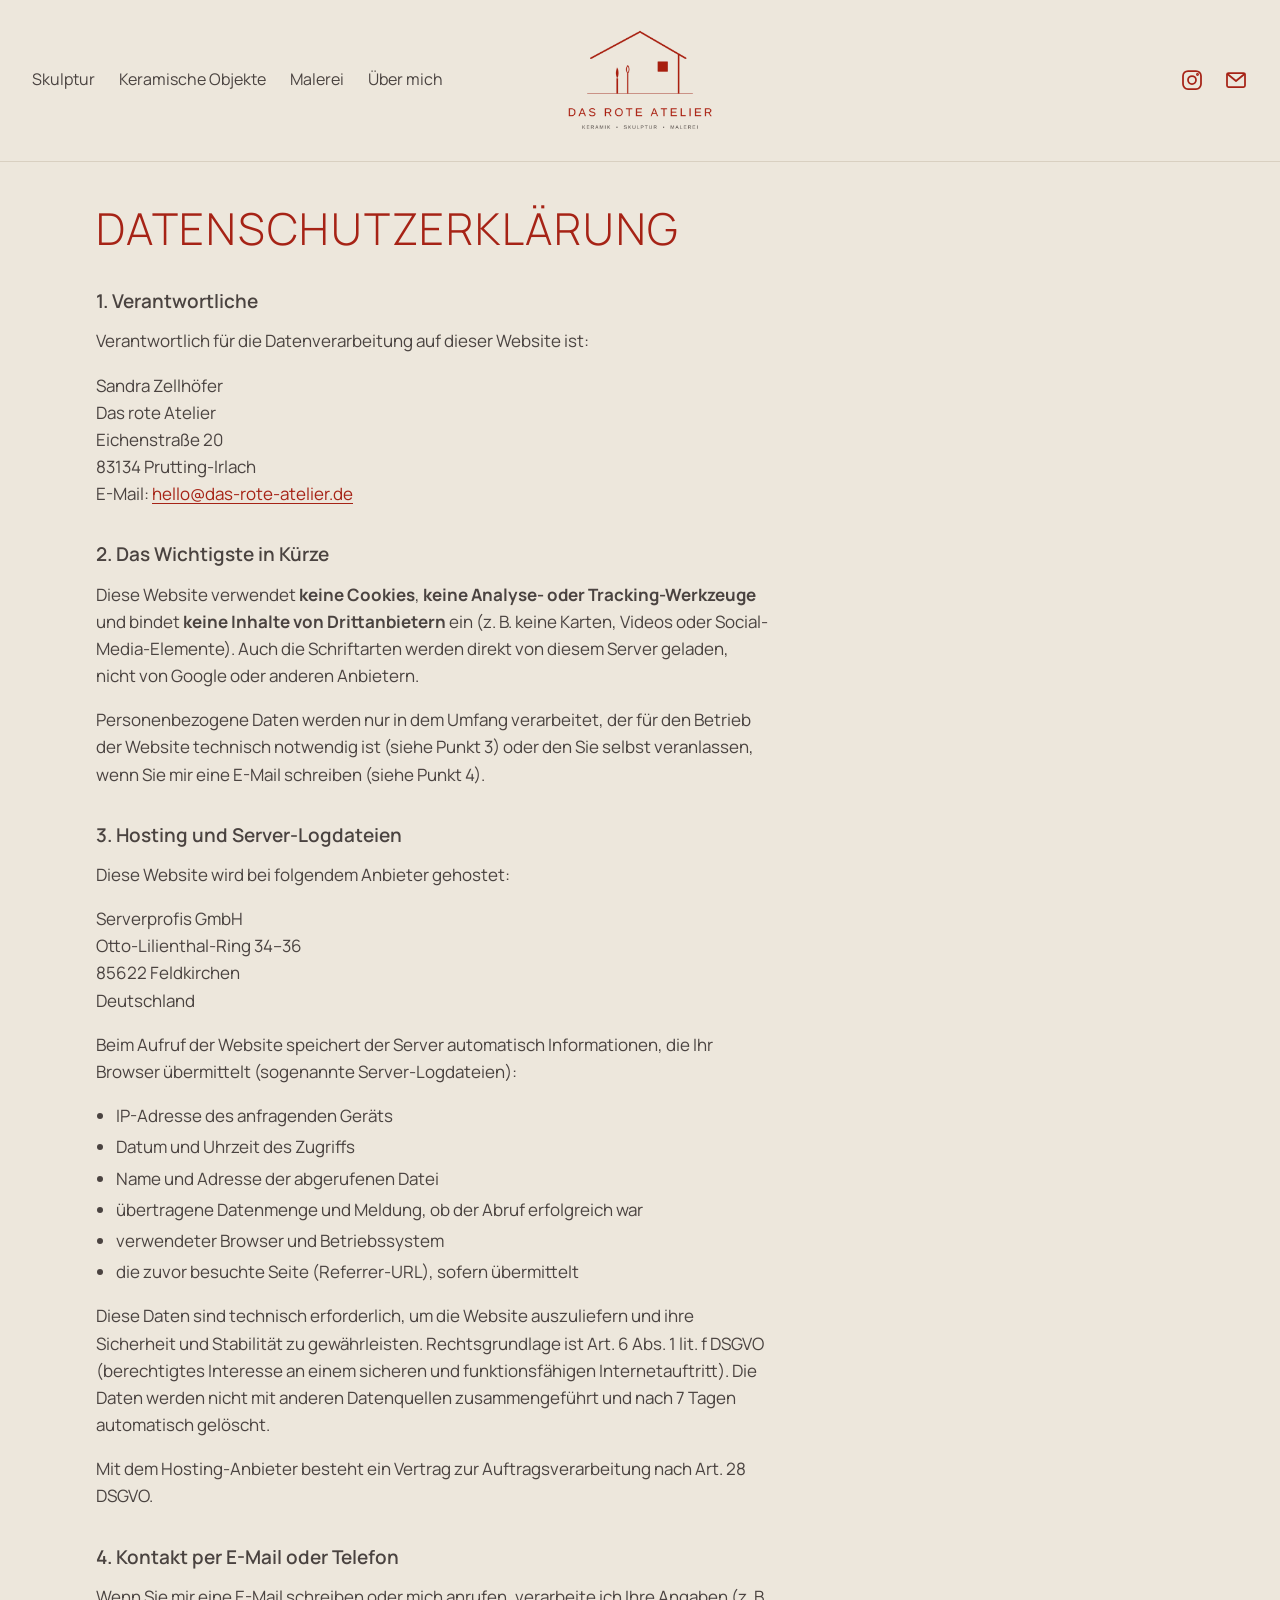
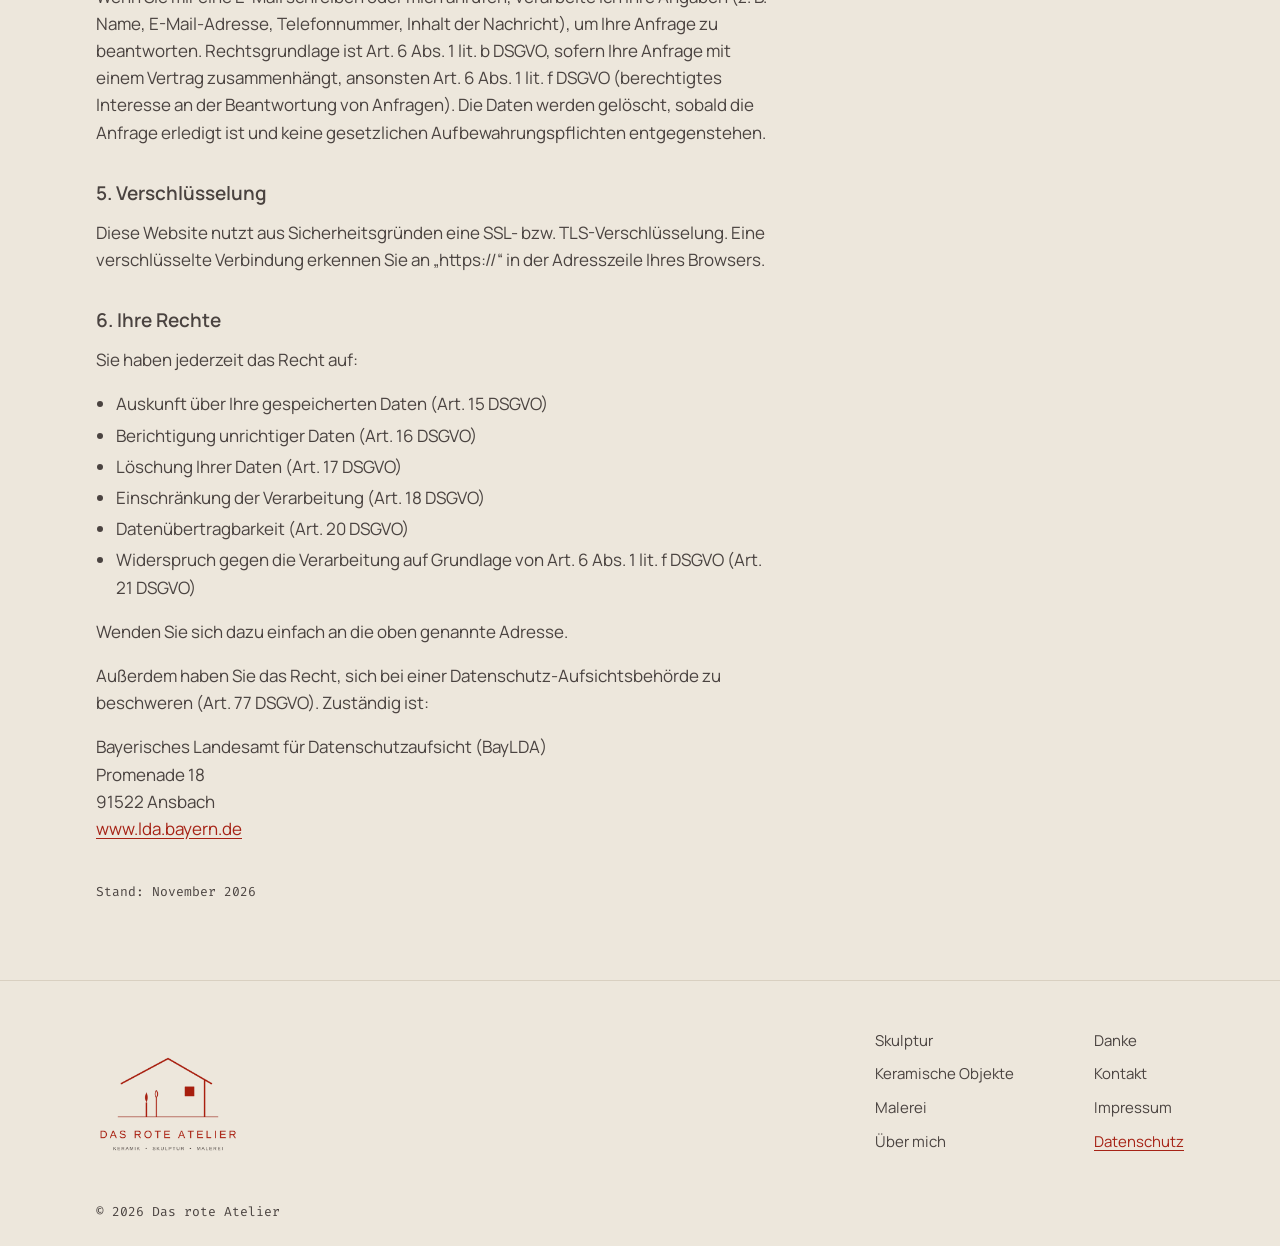
<file: datenschutz.html>
<!DOCTYPE html>
<html lang="de">
<head>
  <meta charset="utf-8">
  <!-- Sorgt dafür, dass die Seite am Handy in passender Breite angezeigt wird -->
  <meta name="viewport" content="width=device-width, initial-scale=1">
  <title>Datenschutz – Das rote Atelier</title>
  <meta name="description" content="Datenschutzerklärung von das-rote-atelier.de.">

  <!-- Feste Adresse dieser Seite: So zählt Google "das-rote-atelier.de" und
       "www.das-rote-atelier.de" als EINE Seite und nicht als zwei -->
  <link rel="canonical" href="https://das-rote-atelier.de/datenschutz.html">

  <!-- Vorschau beim Teilen (WhatsApp, Facebook, Signal …): Titel, Text und Bild,
       die erscheinen, wenn jemand den Link verschickt. Bild: 1200 × 630 Pixel. -->
  <meta property="og:type" content="website">
  <meta property="og:locale" content="de_DE">
  <meta property="og:site_name" content="Das rote Atelier">
  <meta property="og:title" content="Datenschutz – Das rote Atelier">
  <meta property="og:description" content="Datenschutzerklärung von das-rote-atelier.de.">
  <meta property="og:url" content="https://das-rote-atelier.de/datenschutz.html">
  <meta property="og:image" content="https://das-rote-atelier.de/bilder/teilen/vorschau-atelier.jpg">
  <meta property="og:image:width" content="1200">
  <meta property="og:image:height" content="630">
  <meta name="twitter:card" content="summary_large_image">

  <!-- Browser-Icons (Haus-Symbol) -->
  <link rel="icon" href="bilder/logo/haus-symbol.svg" type="image/svg+xml">
  <link rel="icon" href="favicon-32.png" sizes="32x32" type="image/png">
  <link rel="apple-touch-icon" href="apple-touch-icon.png">

  <!-- Hauptschrift vorab laden, damit der Text schneller richtig aussieht -->
  <link rel="preload" href="schriften/manrope-variabel.woff2" as="font" type="font/woff2" crossorigin>

  <link rel="stylesheet" href="css/style.css">
</head>
<body>

  <!-- ===================== HEADER (auf allen Seiten gleich) ===================== -->
  <header class="seitenkopf">
    <div class="container">
      <!-- Hamburger-Knopf: nur am Handy sichtbar -->
      <button class="menue-knopf" type="button" aria-expanded="false" aria-controls="hauptmenue" aria-label="Menü öffnen">
        <span class="menue-knopf-striche"></span>
      </button>

      <nav class="hauptmenue" id="hauptmenue" aria-label="Hauptmenü">
        <ul>
          <li><a href="skulpturen.html">Skulptur</a></li>
          <li><a href="keramik.html">Keramische Objekte</a></li>
          <li><a href="malerei.html">Malerei</a></li>
          <li><a href="ueber-mich.html">Über mich</a></li>
        </ul>
      </nav>

      <!-- Logo in der Mitte -->
      <a class="logo" href="index.html">
        <img src="bilder/logo/logo-header.png" alt="Das rote Atelier – Keramik, Skulptur, Malerei" width="480" height="330">
      </a>

      <!-- Rechts: Instagram und Brief-Symbol (führt zur Kontaktseite).
           Instagram-Adresse steht bei href="…". -->
      <ul class="kopf-symbole">
        <li>
          <a href="https://www.instagram.com/dasroteatelier/" aria-label="Instagram" target="_blank" rel="noopener">
            <svg viewBox="0 0 24 24" aria-hidden="true"><rect x="3" y="3" width="18" height="18" rx="5"/><circle cx="12" cy="12" r="4"/><circle cx="17.5" cy="6.5" r="0.6"/></svg>
          </a>
        </li>
        <li>
          <a href="kontakt.html" aria-label="Kontakt">
            <svg viewBox="0 0 24 24" aria-hidden="true"><rect x="3" y="5" width="18" height="14" rx="1.5"/><path d="M3.5 6l8.5 7 8.5-7"/></svg>
          </a>
        </li>
      </ul>
    </div>
  </header>
  <!-- =================== ENDE HEADER =================== -->


  <main>
    <div class="container">
      <h1>Datenschutz&shy;erklärung</h1>

      <!-- Hinweis: Entwurf, keine Rechtsberatung. Passt zum aktuellen Stand der
           Website (keine Cookies, kein Tracking, keine eingebundenen Dienste von
           Dritten, Schriften lokal). Wenn später etwas dazukommt (z. B. Kontakt-
           formular, Karte, Statistik, Instagram-Einbindung), muss dieser Text
           ergänzt werden. Vor dem Veröffentlichen bitte prüfen lassen. -->
      <div class="rechtstext">

        <h2>1. Verantwortliche</h2>
        <p>
          Verantwortlich für die Datenverarbeitung auf dieser Website ist:
        </p>
        <p>
          Sandra Zellhöfer<br>
          Das rote Atelier<br>
          Eichenstraße 20<br>
          83134 Prutting-Irlach<br>
          E-Mail: <a href="mailto:hello@das-rote-atelier.de">hello@das-rote-atelier.de</a>
        </p>

        <h2>2. Das Wichtigste in Kürze</h2>
        <p>
          Diese Website verwendet <strong>keine Cookies</strong>, <strong>keine
          Analyse- oder Tracking-Werkzeuge</strong> und bindet <strong>keine
          Inhalte von Drittanbietern</strong> ein (z. B. keine Karten, Videos oder
          Social-Media-Elemente). Auch die Schriftarten werden direkt von diesem
          Server geladen, nicht von Google oder anderen Anbietern.
        </p>
        <p>
          Personenbezogene Daten werden nur in dem Umfang verarbeitet, der für den
          Betrieb der Website technisch notwendig ist (siehe Punkt 3) oder den Sie
          selbst veranlassen, wenn Sie mir eine E-Mail schreiben (siehe Punkt 4).
        </p>

        <h2>3. Hosting und Server-Logdateien</h2>
        <p>
          Diese Website wird bei folgendem Anbieter gehostet:
        </p>
        <p>
          Serverprofis GmbH<br>
          Otto-Lilienthal-Ring 34–36<br>
          85622 Feldkirchen<br>
          Deutschland
        </p>
        <p>
          Beim Aufruf der Website speichert der Server automatisch Informationen,
          die Ihr Browser übermittelt (sogenannte Server-Logdateien):
        </p>
        <ul>
          <li>IP-Adresse des anfragenden Geräts</li>
          <li>Datum und Uhrzeit des Zugriffs</li>
          <li>Name und Adresse der abgerufenen Datei</li>
          <li>übertragene Datenmenge und Meldung, ob der Abruf erfolgreich war</li>
          <li>verwendeter Browser und Betriebssystem</li>
          <li>die zuvor besuchte Seite (Referrer-URL), sofern übermittelt</li>
        </ul>
        <p>
          Diese Daten sind technisch erforderlich, um die Website auszuliefern und
          ihre Sicherheit und Stabilität zu gewährleisten. Rechtsgrundlage ist
          Art. 6 Abs. 1 lit. f DSGVO (berechtigtes Interesse an einem sicheren und
          funktionsfähigen Internetauftritt). Die Daten werden nicht mit anderen
          Datenquellen zusammengeführt und nach
          7 Tagen
          automatisch gelöscht.
        </p>
        <p>
          Mit dem Hosting-Anbieter besteht ein Vertrag zur Auftragsverarbeitung
          nach Art. 28 DSGVO.
          <!-- Diesen Vertrag ("AV-Vertrag") bieten Hoster meist im Kundenbereich
               zum Abschluss an – bitte dort abschließen. -->
        </p>

        <h2>4. Kontakt per E-Mail oder Telefon</h2>
        <p>
          Wenn Sie mir eine E-Mail schreiben oder mich anrufen, verarbeite ich Ihre
          Angaben (z. B. Name, E-Mail-Adresse, Telefonnummer, Inhalt der Nachricht),
          um Ihre Anfrage zu beantworten. Rechtsgrundlage ist Art. 6 Abs. 1 lit. b
          DSGVO, sofern Ihre Anfrage mit einem Vertrag zusammenhängt, ansonsten
          Art. 6 Abs. 1 lit. f DSGVO (berechtigtes Interesse an der Beantwortung von
          Anfragen). Die Daten werden gelöscht, sobald die Anfrage erledigt ist und
          keine gesetzlichen Aufbewahrungspflichten entgegenstehen.
        </p>

        <h2>5. Verschlüsselung</h2>
        <p>
          Diese Website nutzt aus Sicherheitsgründen eine SSL- bzw.
          TLS-Verschlüsselung. Eine verschlüsselte Verbindung erkennen Sie an
          „https://“ in der Adresszeile Ihres Browsers.
          <!-- Bei Serverprofis im Kundenbereich ein SSL-Zertifikat (z. B. Let's
               Encrypt) für das-rote-atelier.de aktivieren. -->
        </p>

        <h2>6. Ihre Rechte</h2>
        <p>
          Sie haben jederzeit das Recht auf:
        </p>
        <ul>
          <li>Auskunft über Ihre gespeicherten Daten (Art. 15 DSGVO)</li>
          <li>Berichtigung unrichtiger Daten (Art. 16 DSGVO)</li>
          <li>Löschung Ihrer Daten (Art. 17 DSGVO)</li>
          <li>Einschränkung der Verarbeitung (Art. 18 DSGVO)</li>
          <li>Datenübertragbarkeit (Art. 20 DSGVO)</li>
          <li>Widerspruch gegen die Verarbeitung auf Grundlage von Art. 6 Abs. 1 lit. f DSGVO (Art. 21 DSGVO)</li>
        </ul>
        <p>
          Wenden Sie sich dazu einfach an die oben genannte Adresse.
        </p>
        <p>
          Außerdem haben Sie das Recht, sich bei einer Datenschutz-Aufsichtsbehörde
          zu beschweren (Art. 77 DSGVO). Zuständig ist:
        </p>
        <p>
          Bayerisches Landesamt für Datenschutzaufsicht (BayLDA)<br>
          Promenade 18<br>
          91522 Ansbach<br>
          <a href="https://www.lda.bayern.de" target="_blank" rel="noopener">www.lda.bayern.de</a>
        </p>

        <p class="rechtstext-stand">Stand: November 2026</p>

      </div>
    </div>
  </main>


  <!-- ===================== FOOTER (auf allen Seiten gleich) ===================== -->
  <footer class="seitenfuss">
    <div class="container seitenfuss-oben">
      <div class="seitenfuss-marke">
        <img src="bilder/logo/logo-header.png" alt="Das rote Atelier – Keramik, Skulptur, Malerei" width="480" height="330" loading="lazy">
      </div>
      <nav class="seitenfuss-links" aria-label="Seitenübersicht">
        <ul>
          <li><a href="skulpturen.html">Skulptur</a></li>
          <li><a href="keramik.html">Keramische Objekte</a></li>
          <li><a href="malerei.html">Malerei</a></li>
          <li><a href="ueber-mich.html">Über mich</a></li>
        </ul>
        <ul>
          <li><a href="danke.html">Danke</a></li>
          <li><a href="kontakt.html">Kontakt</a></li>
          <li><a href="impressum.html">Impressum</a></li>
          <li><a href="datenschutz.html" aria-current="page">Datenschutz</a></li>
        </ul>
      </nav>
    </div>
    <div class="container">
      <p class="seitenfuss-copyright">© 2026 Das rote Atelier</p>
    </div>
  </footer>
  <!-- =================== ENDE FOOTER =================== -->

  <script src="js/navigation.js"></script>
</body>
</html>
</file>
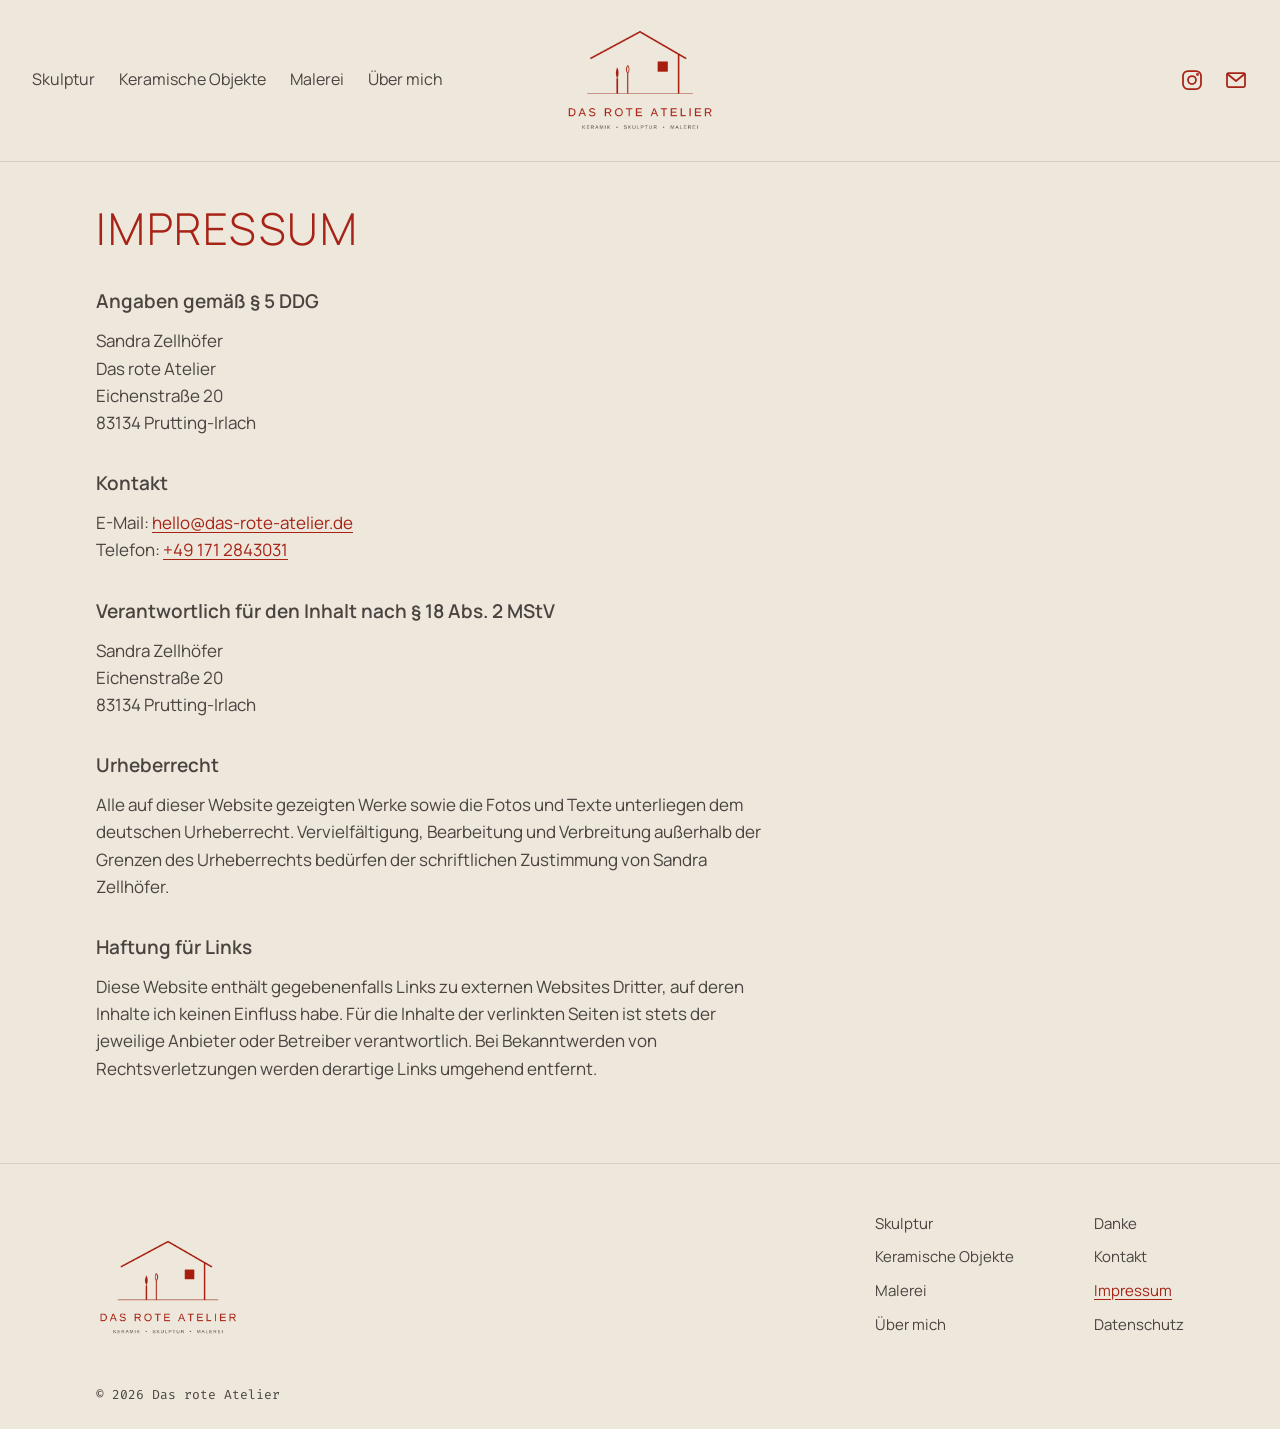
<file: impressum.html>
<!DOCTYPE html>
<html lang="de">
<head>
  <meta charset="utf-8">
  <!-- Sorgt dafür, dass die Seite am Handy in passender Breite angezeigt wird -->
  <meta name="viewport" content="width=device-width, initial-scale=1">
  <title>Impressum – Das rote Atelier</title>
  <meta name="description" content="Impressum von das-rote-atelier.de.">

  <!-- Feste Adresse dieser Seite: So zählt Google "das-rote-atelier.de" und
       "www.das-rote-atelier.de" als EINE Seite und nicht als zwei -->
  <link rel="canonical" href="https://das-rote-atelier.de/impressum.html">

  <!-- Vorschau beim Teilen (WhatsApp, Facebook, Signal …): Titel, Text und Bild,
       die erscheinen, wenn jemand den Link verschickt. Bild: 1200 × 630 Pixel. -->
  <meta property="og:type" content="website">
  <meta property="og:locale" content="de_DE">
  <meta property="og:site_name" content="Das rote Atelier">
  <meta property="og:title" content="Impressum – Das rote Atelier">
  <meta property="og:description" content="Impressum von das-rote-atelier.de.">
  <meta property="og:url" content="https://das-rote-atelier.de/impressum.html">
  <meta property="og:image" content="https://das-rote-atelier.de/bilder/teilen/vorschau-atelier.jpg">
  <meta property="og:image:width" content="1200">
  <meta property="og:image:height" content="630">
  <meta name="twitter:card" content="summary_large_image">

  <!-- Browser-Icons (Haus-Symbol) -->
  <link rel="icon" href="bilder/logo/haus-symbol.svg" type="image/svg+xml">
  <link rel="icon" href="favicon-32.png" sizes="32x32" type="image/png">
  <link rel="apple-touch-icon" href="apple-touch-icon.png">

  <!-- Hauptschrift vorab laden, damit der Text schneller richtig aussieht -->
  <link rel="preload" href="schriften/manrope-variabel.woff2" as="font" type="font/woff2" crossorigin>

  <link rel="stylesheet" href="css/style.css">
</head>
<body>

  <!-- ===================== HEADER (auf allen Seiten gleich) ===================== -->
  <header class="seitenkopf">
    <div class="container">
      <!-- Hamburger-Knopf: nur am Handy sichtbar -->
      <button class="menue-knopf" type="button" aria-expanded="false" aria-controls="hauptmenue" aria-label="Menü öffnen">
        <span class="menue-knopf-striche"></span>
      </button>

      <nav class="hauptmenue" id="hauptmenue" aria-label="Hauptmenü">
        <ul>
          <li><a href="skulpturen.html">Skulptur</a></li>
          <li><a href="keramik.html">Keramische Objekte</a></li>
          <li><a href="malerei.html">Malerei</a></li>
          <li><a href="ueber-mich.html">Über mich</a></li>
        </ul>
      </nav>

      <!-- Logo in der Mitte -->
      <a class="logo" href="index.html">
        <img src="bilder/logo/logo-header.png" alt="Das rote Atelier – Keramik, Skulptur, Malerei" width="480" height="330">
      </a>

      <!-- Rechts: Instagram und Brief-Symbol (führt zur Kontaktseite).
           Instagram-Adresse steht bei href="…". -->
      <ul class="kopf-symbole">
        <li>
          <a href="https://www.instagram.com/dasroteatelier/" aria-label="Instagram" target="_blank" rel="noopener">
            <svg viewBox="0 0 24 24" aria-hidden="true"><rect x="3" y="3" width="18" height="18" rx="5"/><circle cx="12" cy="12" r="4"/><circle cx="17.5" cy="6.5" r="0.6"/></svg>
          </a>
        </li>
        <li>
          <a href="kontakt.html" aria-label="Kontakt">
            <svg viewBox="0 0 24 24" aria-hidden="true"><rect x="3" y="5" width="18" height="14" rx="1.5"/><path d="M3.5 6l8.5 7 8.5-7"/></svg>
          </a>
        </li>
      </ul>
    </div>
  </header>
  <!-- =================== ENDE HEADER =================== -->


  <main>
    <div class="container">
      <h1>Impressum</h1>

      <!-- Hinweis: Entwurf, keine Rechtsberatung. Vor dem Veröffentlichen
           bitte prüfen (z. B. mit dem Impressum-Generator von eRecht24). -->
      <div class="rechtstext">

        <h2>Angaben gemäß § 5 DDG</h2>
        <p>
          Sandra Zellhöfer<br>
          Das rote Atelier<br>
          Eichenstraße 20<br>
          83134 Prutting-Irlach
        </p>

        <h2>Kontakt</h2>
        <!-- Eine E-Mail-Adresse ist im Impressum Pflicht -->
        <p>
          E-Mail: <a href="mailto:hello@das-rote-atelier.de">hello@das-rote-atelier.de</a><br>
          <!-- Telefon ist freiwillig – Zeile löschen, wenn nicht gewünscht -->
          Telefon: <a href="tel:+491712843031">+49 171 2843031</a>
        </p>

        <h2>Verantwortlich für den Inhalt nach § 18 Abs. 2 MStV</h2>
        <p>
          Sandra Zellhöfer<br>
          Eichenstraße 20<br>
          83134 Prutting-Irlach
        </p>

        <h2>Urheberrecht</h2>
        <p>
          Alle auf dieser Website gezeigten Werke sowie die Fotos und Texte
          unterliegen dem deutschen Urheberrecht. Vervielfältigung, Bearbeitung
          und Verbreitung außerhalb der Grenzen des Urheberrechts bedürfen der
          schriftlichen Zustimmung von Sandra Zellhöfer.
        </p>

        <h2>Haftung für Links</h2>
        <p>
          Diese Website enthält gegebenenfalls Links zu externen Websites Dritter,
          auf deren Inhalte ich keinen Einfluss habe. Für die Inhalte der verlinkten
          Seiten ist stets der jeweilige Anbieter oder Betreiber verantwortlich.
          Bei Bekanntwerden von Rechtsverletzungen werden derartige Links umgehend
          entfernt.
        </p>

      </div>
    </div>
  </main>


  <!-- ===================== FOOTER (auf allen Seiten gleich) ===================== -->
  <footer class="seitenfuss">
    <div class="container seitenfuss-oben">
      <div class="seitenfuss-marke">
        <img src="bilder/logo/logo-header.png" alt="Das rote Atelier – Keramik, Skulptur, Malerei" width="480" height="330" loading="lazy">
      </div>
      <nav class="seitenfuss-links" aria-label="Seitenübersicht">
        <ul>
          <li><a href="skulpturen.html">Skulptur</a></li>
          <li><a href="keramik.html">Keramische Objekte</a></li>
          <li><a href="malerei.html">Malerei</a></li>
          <li><a href="ueber-mich.html">Über mich</a></li>
        </ul>
        <ul>
          <li><a href="danke.html">Danke</a></li>
          <li><a href="kontakt.html">Kontakt</a></li>
          <li><a href="impressum.html" aria-current="page">Impressum</a></li>
          <li><a href="datenschutz.html">Datenschutz</a></li>
        </ul>
      </nav>
    </div>
    <div class="container">
      <p class="seitenfuss-copyright">© 2026 Das rote Atelier</p>
    </div>
  </footer>
  <!-- =================== ENDE FOOTER =================== -->

  <script src="js/navigation.js"></script>
</body>
</html>
</file>
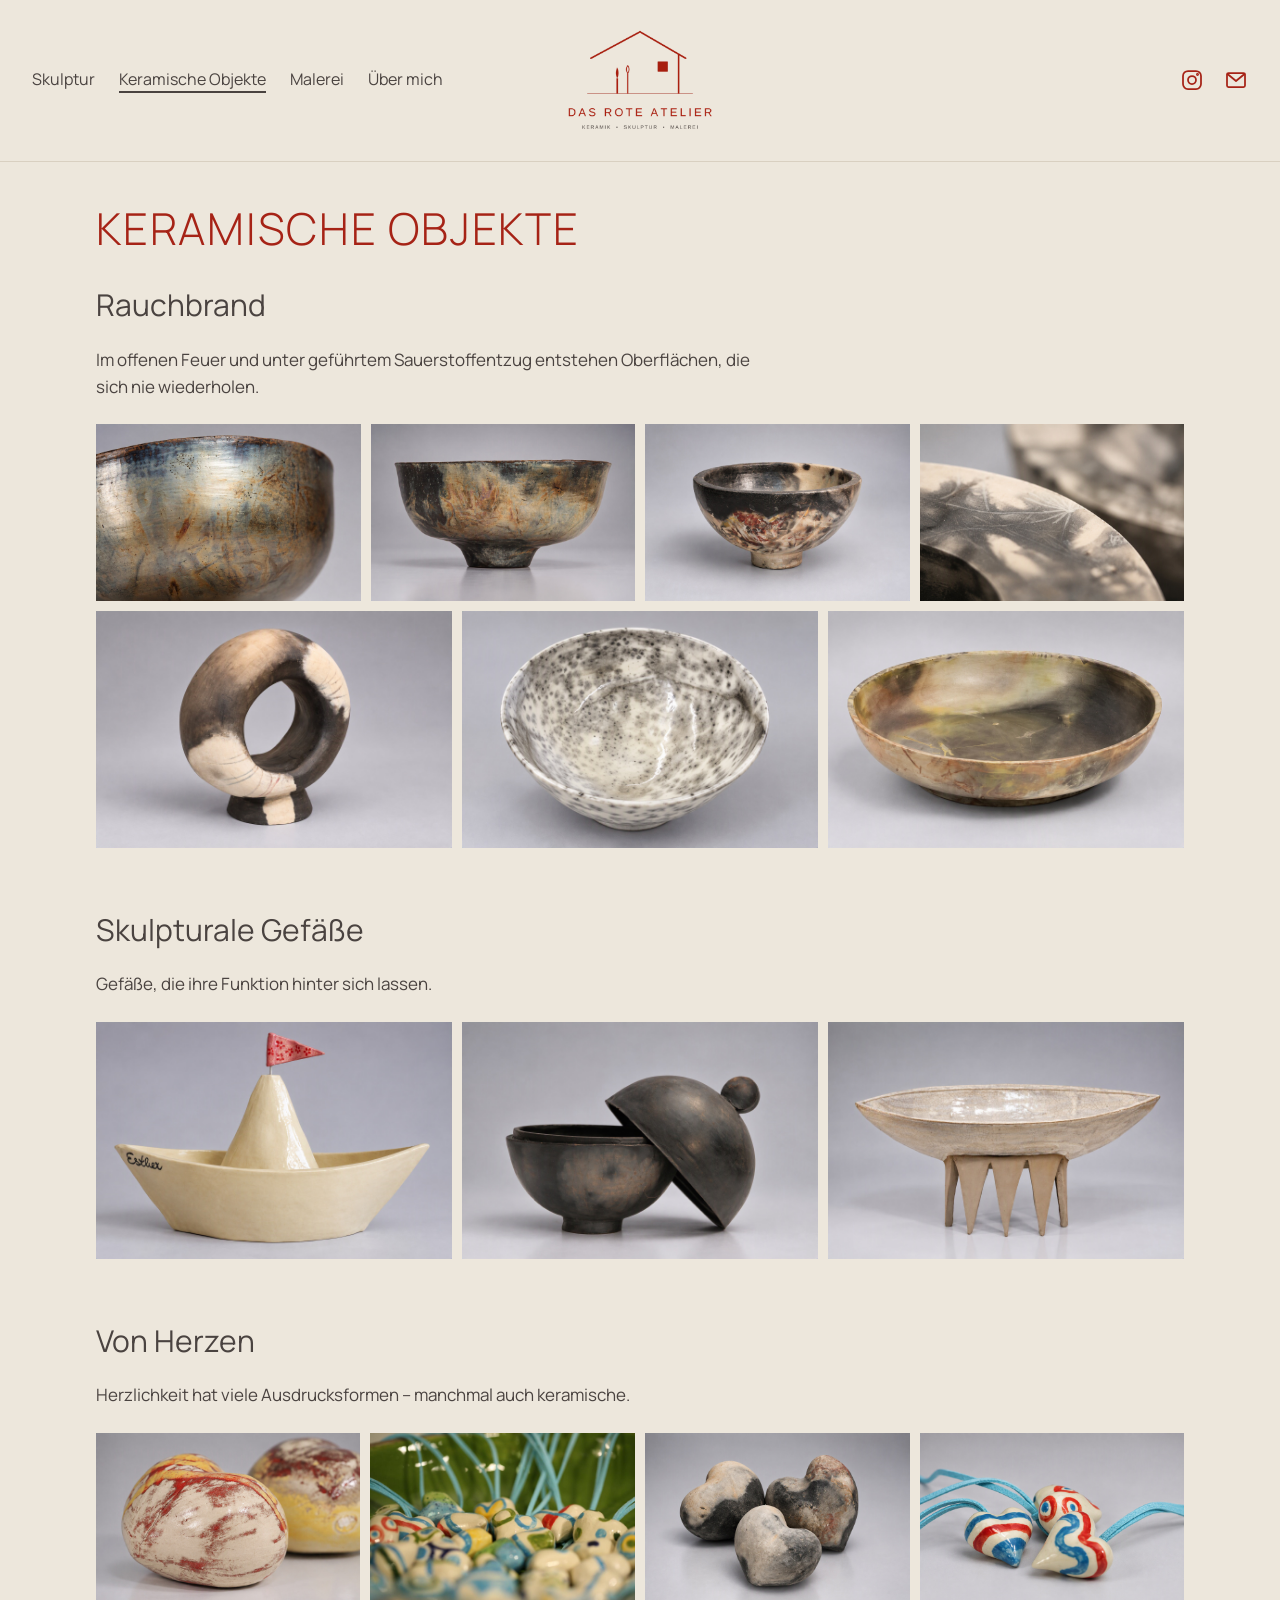
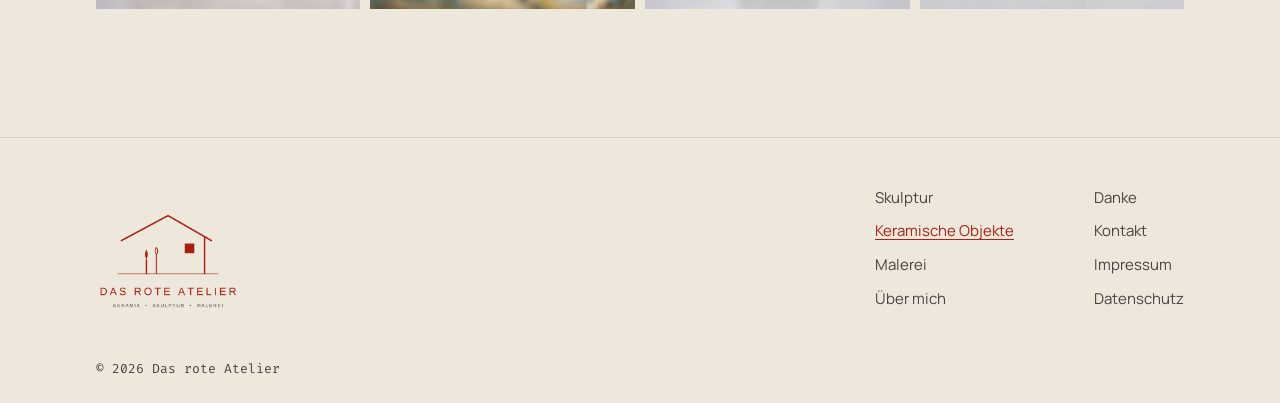
<file: keramik.html>
<!DOCTYPE html>
<html lang="de">
<head>
  <meta charset="utf-8">
  <!-- Sorgt dafür, dass die Seite am Handy in passender Breite angezeigt wird -->
  <meta name="viewport" content="width=device-width, initial-scale=1">
  <title>Keramische Objekte – Das rote Atelier</title>
  <meta name="description" content="Keramische Objekte aus dem roten Atelier: Rauchbrand, skulpturale Gefäße und mehr.">

  <!-- Feste Adresse dieser Seite: So zählt Google "das-rote-atelier.de" und
       "www.das-rote-atelier.de" als EINE Seite und nicht als zwei -->
  <link rel="canonical" href="https://das-rote-atelier.de/keramik.html">

  <!-- Vorschau beim Teilen (WhatsApp, Facebook, Signal …): Titel, Text und Bild,
       die erscheinen, wenn jemand den Link verschickt. Bild: 1200 × 630 Pixel. -->
  <meta property="og:type" content="website">
  <meta property="og:locale" content="de_DE">
  <meta property="og:site_name" content="Das rote Atelier">
  <meta property="og:title" content="Keramische Objekte – Das rote Atelier">
  <meta property="og:description" content="Keramische Objekte aus dem roten Atelier: Rauchbrand, skulpturale Gefäße und mehr.">
  <meta property="og:url" content="https://das-rote-atelier.de/keramik.html">
  <meta property="og:image" content="https://das-rote-atelier.de/bilder/teilen/vorschau-atelier.jpg">
  <meta property="og:image:width" content="1200">
  <meta property="og:image:height" content="630">
  <meta name="twitter:card" content="summary_large_image">

  <!-- Browser-Icons (Haus-Symbol) -->
  <link rel="icon" href="bilder/logo/haus-symbol.svg" type="image/svg+xml">
  <link rel="icon" href="favicon-32.png" sizes="32x32" type="image/png">
  <link rel="apple-touch-icon" href="apple-touch-icon.png">

  <!-- Hauptschrift vorab laden, damit der Text schneller richtig aussieht -->
  <link rel="preload" href="schriften/manrope-variabel.woff2" as="font" type="font/woff2" crossorigin>

  <link rel="stylesheet" href="css/style.css">
</head>
<body>

  <!-- ===================== HEADER (auf allen Seiten gleich) ===================== -->
  <header class="seitenkopf">
    <div class="container">
      <!-- Hamburger-Knopf: nur am Handy sichtbar -->
      <button class="menue-knopf" type="button" aria-expanded="false" aria-controls="hauptmenue" aria-label="Menü öffnen">
        <span class="menue-knopf-striche"></span>
      </button>

      <nav class="hauptmenue" id="hauptmenue" aria-label="Hauptmenü">
        <ul>
          <li><a href="skulpturen.html">Skulptur</a></li>
          <li><a href="keramik.html" aria-current="page">Keramische Objekte</a></li>
          <li><a href="malerei.html">Malerei</a></li>
          <li><a href="ueber-mich.html">Über mich</a></li>
        </ul>
      </nav>

      <!-- Logo in der Mitte -->
      <a class="logo" href="index.html">
        <img src="bilder/logo/logo-header.png" alt="Das rote Atelier – Keramik, Skulptur, Malerei" width="480" height="330">
      </a>

      <!-- Rechts: Instagram und Brief-Symbol (führt zur Kontaktseite).
           Instagram-Adresse steht bei href="…". -->
      <ul class="kopf-symbole">
        <li>
          <a href="https://www.instagram.com/dasroteatelier/" aria-label="Instagram" target="_blank" rel="noopener">
            <svg viewBox="0 0 24 24" aria-hidden="true"><rect x="3" y="3" width="18" height="18" rx="5"/><circle cx="12" cy="12" r="4"/><circle cx="17.5" cy="6.5" r="0.6"/></svg>
          </a>
        </li>
        <li>
          <a href="kontakt.html" aria-label="Kontakt">
            <svg viewBox="0 0 24 24" aria-hidden="true"><rect x="3" y="5" width="18" height="14" rx="1.5"/><path d="M3.5 6l8.5 7 8.5-7"/></svg>
          </a>
        </li>
      </ul>
    </div>
  </header>
  <!-- =================== ENDE HEADER =================== -->


  <main>
    <div class="container">
      <h1>Keramische Objekte</h1>

      <!-- Galerie: Werkreihen und Bilder kommen aus js/galerie-daten.js
           (Abschnitt "keramik"), gebaut von js/galerie.js -->
      <div class="galerie" data-galerie="keramik"></div>
    </div>
  </main>


  <!-- ===================== FOOTER (auf allen Seiten gleich) ===================== -->
  <footer class="seitenfuss">
    <div class="container seitenfuss-oben">
      <div class="seitenfuss-marke">
        <img src="bilder/logo/logo-header.png" alt="Das rote Atelier – Keramik, Skulptur, Malerei" width="480" height="330" loading="lazy">
      </div>
      <nav class="seitenfuss-links" aria-label="Seitenübersicht">
        <ul>
          <li><a href="skulpturen.html">Skulptur</a></li>
          <li><a href="keramik.html" aria-current="page">Keramische Objekte</a></li>
          <li><a href="malerei.html">Malerei</a></li>
          <li><a href="ueber-mich.html">Über mich</a></li>
        </ul>
        <ul>
          <li><a href="danke.html">Danke</a></li>
          <li><a href="kontakt.html">Kontakt</a></li>
          <li><a href="impressum.html">Impressum</a></li>
          <li><a href="datenschutz.html">Datenschutz</a></li>
        </ul>
      </nav>
    </div>
    <div class="container">
      <p class="seitenfuss-copyright">© 2026 Das rote Atelier</p>
    </div>
  </footer>
  <!-- =================== ENDE FOOTER =================== -->

  <script src="js/navigation.js"></script>
  <!-- Reihenfolge wichtig: erst Daten und Lightbox, dann die Galerie, die beide benutzt -->
  <script src="js/galerie-daten.js"></script>
  <script src="js/lightbox.js"></script>
  <script src="js/galerie.js"></script>
</body>
</html>
</file>
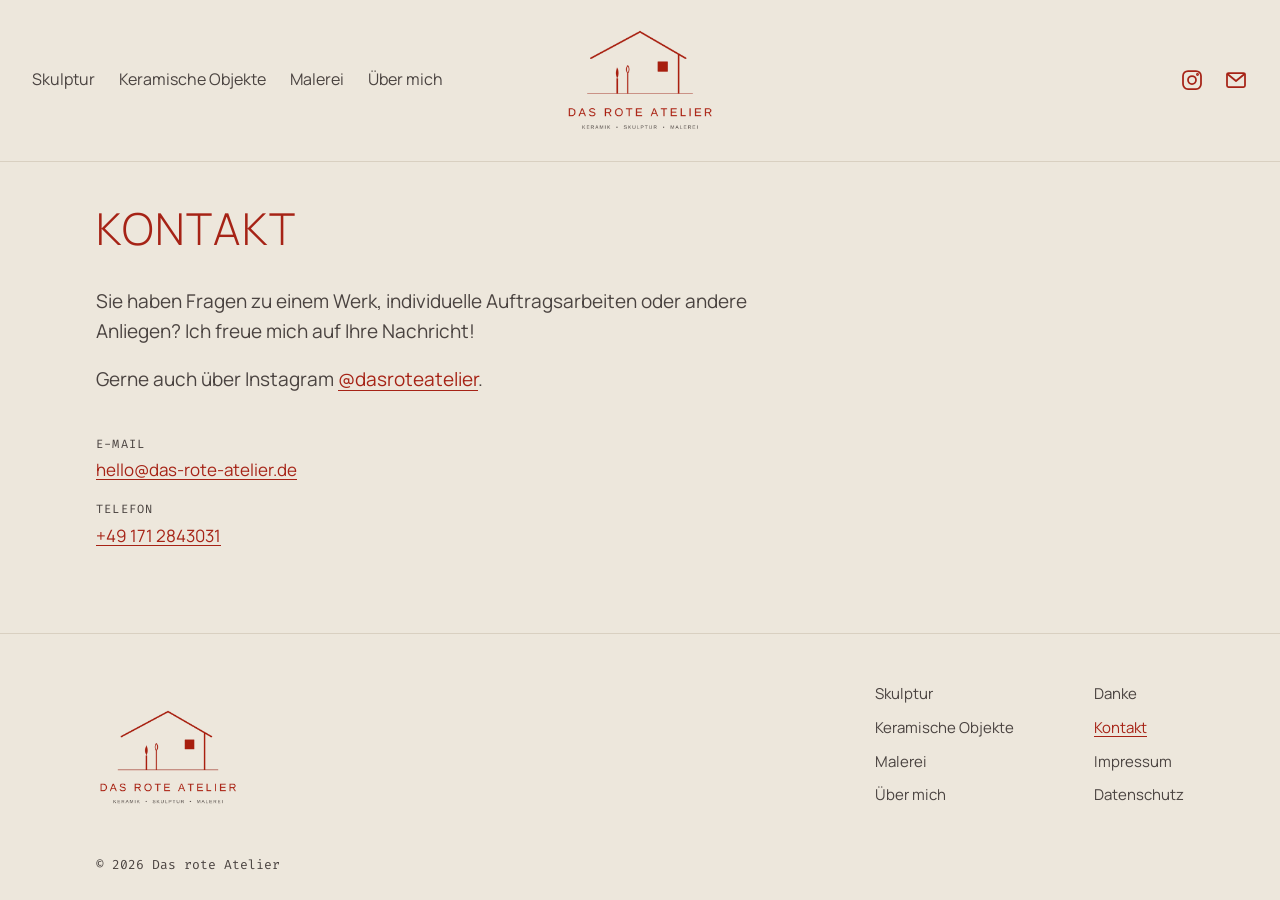
<file: kontakt.html>
<!DOCTYPE html>
<html lang="de">
<head>
  <meta charset="utf-8">
  <!-- Sorgt dafür, dass die Seite am Handy in passender Breite angezeigt wird -->
  <meta name="viewport" content="width=device-width, initial-scale=1">
  <title>Kontakt – Das rote Atelier</title>
  <meta name="description" content="Kontakt und Adresse des roten Ateliers.">

  <!-- Feste Adresse dieser Seite: So zählt Google "das-rote-atelier.de" und
       "www.das-rote-atelier.de" als EINE Seite und nicht als zwei -->
  <link rel="canonical" href="https://das-rote-atelier.de/kontakt.html">

  <!-- Vorschau beim Teilen (WhatsApp, Facebook, Signal …): Titel, Text und Bild,
       die erscheinen, wenn jemand den Link verschickt. Bild: 1200 × 630 Pixel. -->
  <meta property="og:type" content="website">
  <meta property="og:locale" content="de_DE">
  <meta property="og:site_name" content="Das rote Atelier">
  <meta property="og:title" content="Kontakt – Das rote Atelier">
  <meta property="og:description" content="Kontakt und Adresse des roten Ateliers.">
  <meta property="og:url" content="https://das-rote-atelier.de/kontakt.html">
  <meta property="og:image" content="https://das-rote-atelier.de/bilder/teilen/vorschau-atelier.jpg">
  <meta property="og:image:width" content="1200">
  <meta property="og:image:height" content="630">
  <meta name="twitter:card" content="summary_large_image">

  <!-- Browser-Icons (Haus-Symbol) -->
  <link rel="icon" href="bilder/logo/haus-symbol.svg" type="image/svg+xml">
  <link rel="icon" href="favicon-32.png" sizes="32x32" type="image/png">
  <link rel="apple-touch-icon" href="apple-touch-icon.png">

  <!-- Hauptschrift vorab laden, damit der Text schneller richtig aussieht -->
  <link rel="preload" href="schriften/manrope-variabel.woff2" as="font" type="font/woff2" crossorigin>

  <link rel="stylesheet" href="css/style.css">
</head>
<body>

  <!-- ===================== HEADER (auf allen Seiten gleich) ===================== -->
  <header class="seitenkopf">
    <div class="container">
      <!-- Hamburger-Knopf: nur am Handy sichtbar -->
      <button class="menue-knopf" type="button" aria-expanded="false" aria-controls="hauptmenue" aria-label="Menü öffnen">
        <span class="menue-knopf-striche"></span>
      </button>

      <nav class="hauptmenue" id="hauptmenue" aria-label="Hauptmenü">
        <ul>
          <li><a href="skulpturen.html">Skulptur</a></li>
          <li><a href="keramik.html">Keramische Objekte</a></li>
          <li><a href="malerei.html">Malerei</a></li>
          <li><a href="ueber-mich.html">Über mich</a></li>
        </ul>
      </nav>

      <!-- Logo in der Mitte -->
      <a class="logo" href="index.html">
        <img src="bilder/logo/logo-header.png" alt="Das rote Atelier – Keramik, Skulptur, Malerei" width="480" height="330">
      </a>

      <!-- Rechts: Instagram und Brief-Symbol (führt zur Kontaktseite).
           Instagram-Adresse steht bei href="…". -->
      <ul class="kopf-symbole">
        <li>
          <a href="https://www.instagram.com/dasroteatelier/" aria-label="Instagram" target="_blank" rel="noopener">
            <svg viewBox="0 0 24 24" aria-hidden="true"><rect x="3" y="3" width="18" height="18" rx="5"/><circle cx="12" cy="12" r="4"/><circle cx="17.5" cy="6.5" r="0.6"/></svg>
          </a>
        </li>
        <li>
          <a href="kontakt.html" aria-label="Kontakt">
            <svg viewBox="0 0 24 24" aria-hidden="true"><rect x="3" y="5" width="18" height="14" rx="1.5"/><path d="M3.5 6l8.5 7 8.5-7"/></svg>
          </a>
        </li>
      </ul>
    </div>
  </header>
  <!-- =================== ENDE HEADER =================== -->


  <main>
    <div class="container">
      <h1>Kontakt</h1>
      <p class="einleitung">Sie haben Fragen zu einem Werk, individuelle Auftragsarbeiten oder andere Anliegen? Ich freue mich auf Ihre Nachricht!</p>
      <p class="einleitung">Gerne auch über Instagram <a href="https://www.instagram.com/dasroteatelier/" target="_blank" rel="noopener">@dasroteatelier</a>.</p>

      <!-- Kontaktangaben (E-Mail und Telefon) -->
      <div class="kontakt-bloecke">

        <section class="kontakt-block">
          <!-- E-Mail-Link: Beim Antippen öffnet sich das E-Mail-Programm.
               Bei Änderung an BEIDEN Stellen anpassen:
               hinter "mailto:" und im sichtbaren Text. -->
          <p>
            <span class="kontakt-label">E-Mail</span>
            <a href="mailto:hello@das-rote-atelier.de">hello@das-rote-atelier.de</a>
          </p>
          <!-- Telefon: "tel:" macht die Nummer am Handy antippbar.
               Dort ohne Leerzeichen und mit +49 statt der ersten 0 eintragen;
               im sichtbaren Text dürfen Leerzeichen zur besseren Lesbarkeit stehen. -->
          <p>
            <span class="kontakt-label">Telefon</span>
            <a href="tel:+491712843031">+49 171 2843031</a>
          </p>
        </section>

      </div>
    </div>
  </main>


  <!-- ===================== FOOTER (auf allen Seiten gleich) ===================== -->
  <footer class="seitenfuss">
    <div class="container seitenfuss-oben">
      <div class="seitenfuss-marke">
        <img src="bilder/logo/logo-header.png" alt="Das rote Atelier – Keramik, Skulptur, Malerei" width="480" height="330" loading="lazy">
      </div>
      <nav class="seitenfuss-links" aria-label="Seitenübersicht">
        <ul>
          <li><a href="skulpturen.html">Skulptur</a></li>
          <li><a href="keramik.html">Keramische Objekte</a></li>
          <li><a href="malerei.html">Malerei</a></li>
          <li><a href="ueber-mich.html">Über mich</a></li>
        </ul>
        <ul>
          <li><a href="danke.html">Danke</a></li>
          <li><a href="kontakt.html" aria-current="page">Kontakt</a></li>
          <li><a href="impressum.html">Impressum</a></li>
          <li><a href="datenschutz.html">Datenschutz</a></li>
        </ul>
      </nav>
    </div>
    <div class="container">
      <p class="seitenfuss-copyright">© 2026 Das rote Atelier</p>
    </div>
  </footer>
  <!-- =================== ENDE FOOTER =================== -->

  <script src="js/navigation.js"></script>
</body>
</html>
</file>
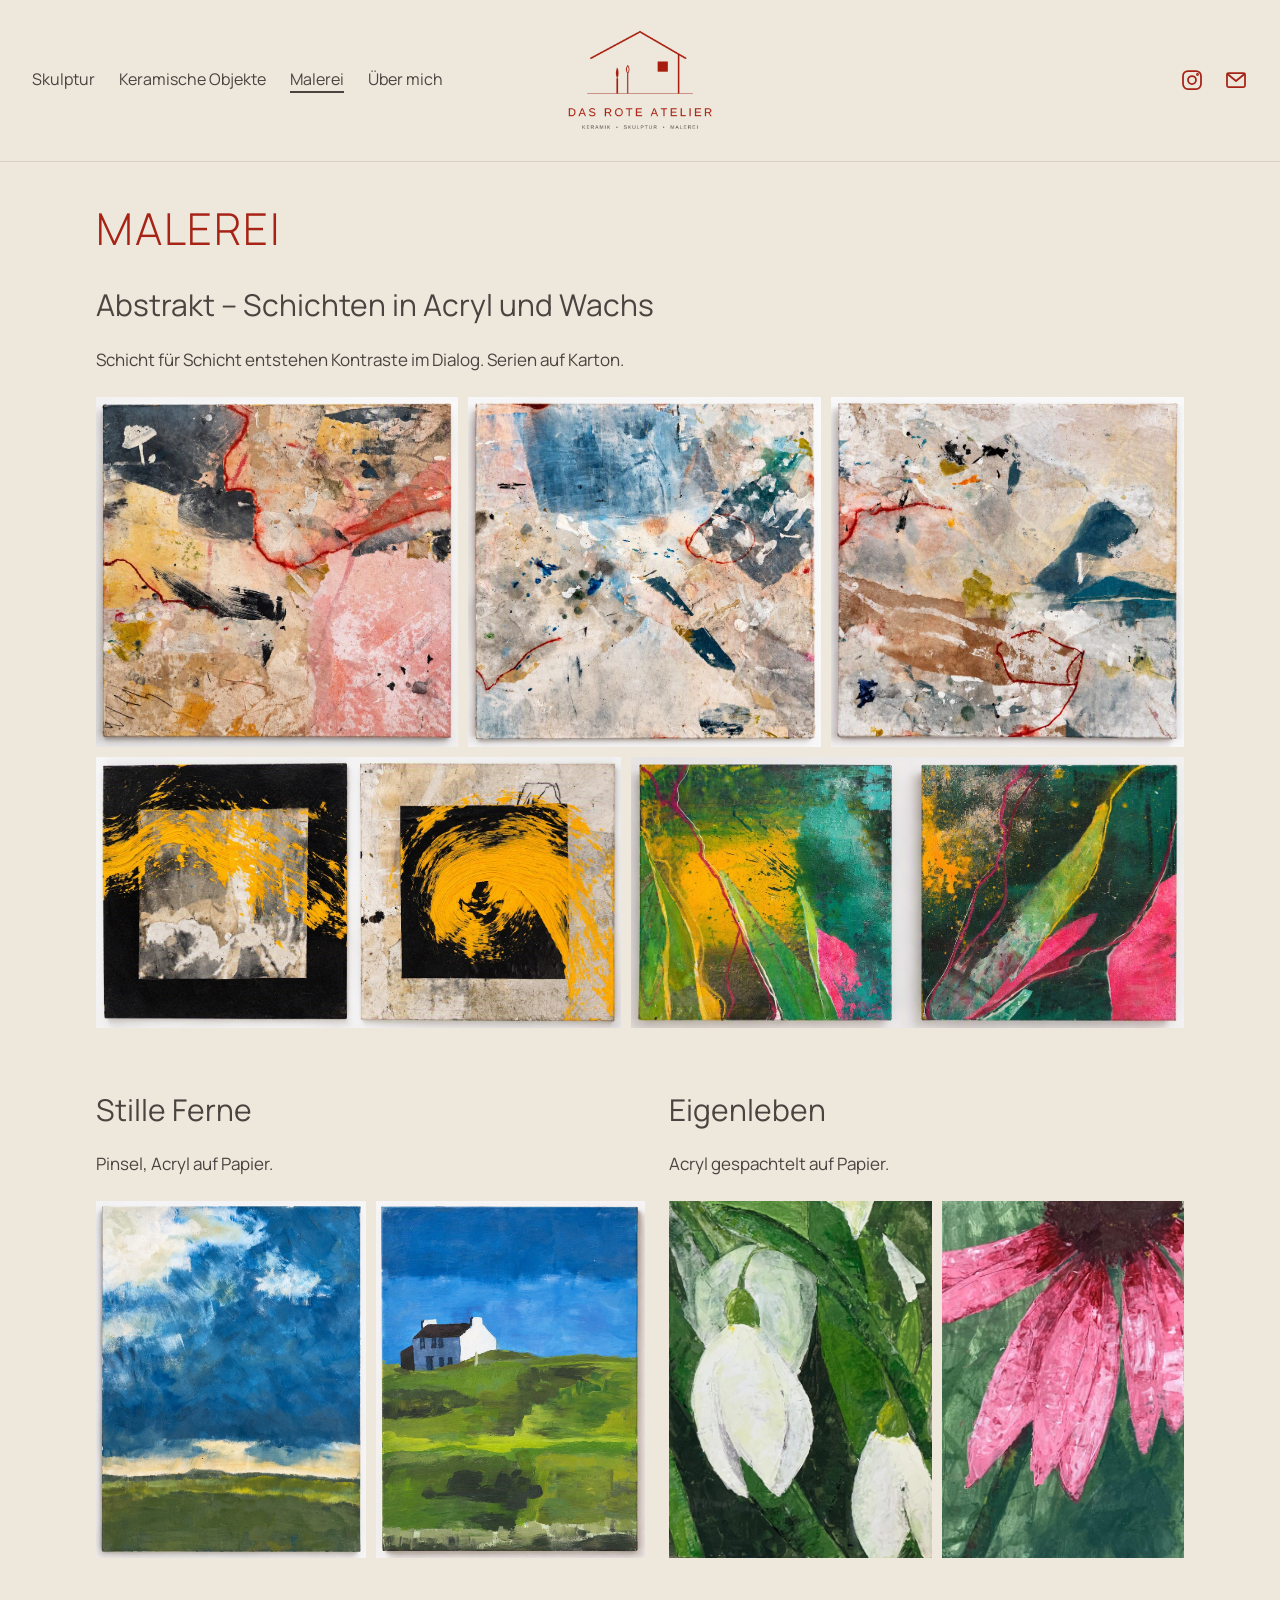
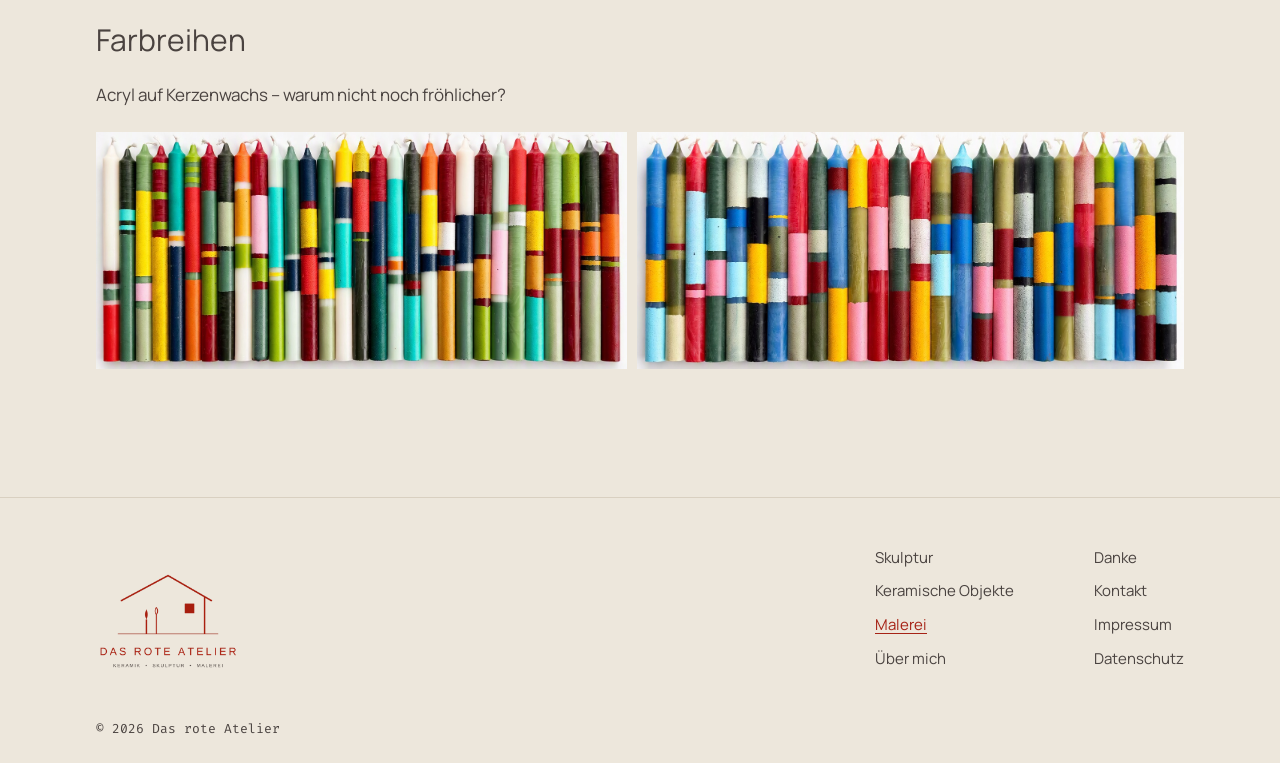
<file: malerei.html>
<!DOCTYPE html>
<html lang="de">
<head>
  <meta charset="utf-8">
  <!-- Sorgt dafür, dass die Seite am Handy in passender Breite angezeigt wird -->
  <meta name="viewport" content="width=device-width, initial-scale=1">
  <title>Malerei – Das rote Atelier</title>
  <meta name="description" content="Malerei aus dem roten Atelier.">

  <!-- Feste Adresse dieser Seite: So zählt Google "das-rote-atelier.de" und
       "www.das-rote-atelier.de" als EINE Seite und nicht als zwei -->
  <link rel="canonical" href="https://das-rote-atelier.de/malerei.html">

  <!-- Vorschau beim Teilen (WhatsApp, Facebook, Signal …): Titel, Text und Bild,
       die erscheinen, wenn jemand den Link verschickt. Bild: 1200 × 630 Pixel. -->
  <meta property="og:type" content="website">
  <meta property="og:locale" content="de_DE">
  <meta property="og:site_name" content="Das rote Atelier">
  <meta property="og:title" content="Malerei – Das rote Atelier">
  <meta property="og:description" content="Malerei aus dem roten Atelier.">
  <meta property="og:url" content="https://das-rote-atelier.de/malerei.html">
  <meta property="og:image" content="https://das-rote-atelier.de/bilder/teilen/vorschau-atelier.jpg">
  <meta property="og:image:width" content="1200">
  <meta property="og:image:height" content="630">
  <meta name="twitter:card" content="summary_large_image">

  <!-- Browser-Icons (Haus-Symbol) -->
  <link rel="icon" href="bilder/logo/haus-symbol.svg" type="image/svg+xml">
  <link rel="icon" href="favicon-32.png" sizes="32x32" type="image/png">
  <link rel="apple-touch-icon" href="apple-touch-icon.png">

  <!-- Hauptschrift vorab laden, damit der Text schneller richtig aussieht -->
  <link rel="preload" href="schriften/manrope-variabel.woff2" as="font" type="font/woff2" crossorigin>

  <link rel="stylesheet" href="css/style.css">
</head>
<body>

  <!-- ===================== HEADER (auf allen Seiten gleich) ===================== -->
  <header class="seitenkopf">
    <div class="container">
      <!-- Hamburger-Knopf: nur am Handy sichtbar -->
      <button class="menue-knopf" type="button" aria-expanded="false" aria-controls="hauptmenue" aria-label="Menü öffnen">
        <span class="menue-knopf-striche"></span>
      </button>

      <nav class="hauptmenue" id="hauptmenue" aria-label="Hauptmenü">
        <ul>
          <li><a href="skulpturen.html">Skulptur</a></li>
          <li><a href="keramik.html">Keramische Objekte</a></li>
          <li><a href="malerei.html" aria-current="page">Malerei</a></li>
          <li><a href="ueber-mich.html">Über mich</a></li>
        </ul>
      </nav>

      <!-- Logo in der Mitte -->
      <a class="logo" href="index.html">
        <img src="bilder/logo/logo-header.png" alt="Das rote Atelier – Keramik, Skulptur, Malerei" width="480" height="330">
      </a>

      <!-- Rechts: Instagram und Brief-Symbol (führt zur Kontaktseite).
           Instagram-Adresse steht bei href="…". -->
      <ul class="kopf-symbole">
        <li>
          <a href="https://www.instagram.com/dasroteatelier/" aria-label="Instagram" target="_blank" rel="noopener">
            <svg viewBox="0 0 24 24" aria-hidden="true"><rect x="3" y="3" width="18" height="18" rx="5"/><circle cx="12" cy="12" r="4"/><circle cx="17.5" cy="6.5" r="0.6"/></svg>
          </a>
        </li>
        <li>
          <a href="kontakt.html" aria-label="Kontakt">
            <svg viewBox="0 0 24 24" aria-hidden="true"><rect x="3" y="5" width="18" height="14" rx="1.5"/><path d="M3.5 6l8.5 7 8.5-7"/></svg>
          </a>
        </li>
      </ul>
    </div>
  </header>
  <!-- =================== ENDE HEADER =================== -->


  <main>
    <div class="container">
      <h1>Malerei</h1>

      <!-- Galerie: Werkreihen und Bilder kommen aus js/galerie-daten.js
           (Abschnitt "malerei"), gebaut von js/galerie.js -->
      <div class="galerie" data-galerie="malerei"></div>
    </div>
  </main>


  <!-- ===================== FOOTER (auf allen Seiten gleich) ===================== -->
  <footer class="seitenfuss">
    <div class="container seitenfuss-oben">
      <div class="seitenfuss-marke">
        <img src="bilder/logo/logo-header.png" alt="Das rote Atelier – Keramik, Skulptur, Malerei" width="480" height="330" loading="lazy">
      </div>
      <nav class="seitenfuss-links" aria-label="Seitenübersicht">
        <ul>
          <li><a href="skulpturen.html">Skulptur</a></li>
          <li><a href="keramik.html">Keramische Objekte</a></li>
          <li><a href="malerei.html" aria-current="page">Malerei</a></li>
          <li><a href="ueber-mich.html">Über mich</a></li>
        </ul>
        <ul>
          <li><a href="danke.html">Danke</a></li>
          <li><a href="kontakt.html">Kontakt</a></li>
          <li><a href="impressum.html">Impressum</a></li>
          <li><a href="datenschutz.html">Datenschutz</a></li>
        </ul>
      </nav>
    </div>
    <div class="container">
      <p class="seitenfuss-copyright">© 2026 Das rote Atelier</p>
    </div>
  </footer>
  <!-- =================== ENDE FOOTER =================== -->

  <script src="js/navigation.js"></script>
  <!-- Reihenfolge wichtig: erst Daten und Lightbox, dann die Galerie, die beide benutzt -->
  <script src="js/galerie-daten.js"></script>
  <script src="js/lightbox.js"></script>
  <script src="js/galerie.js"></script>
</body>
</html>
</file>
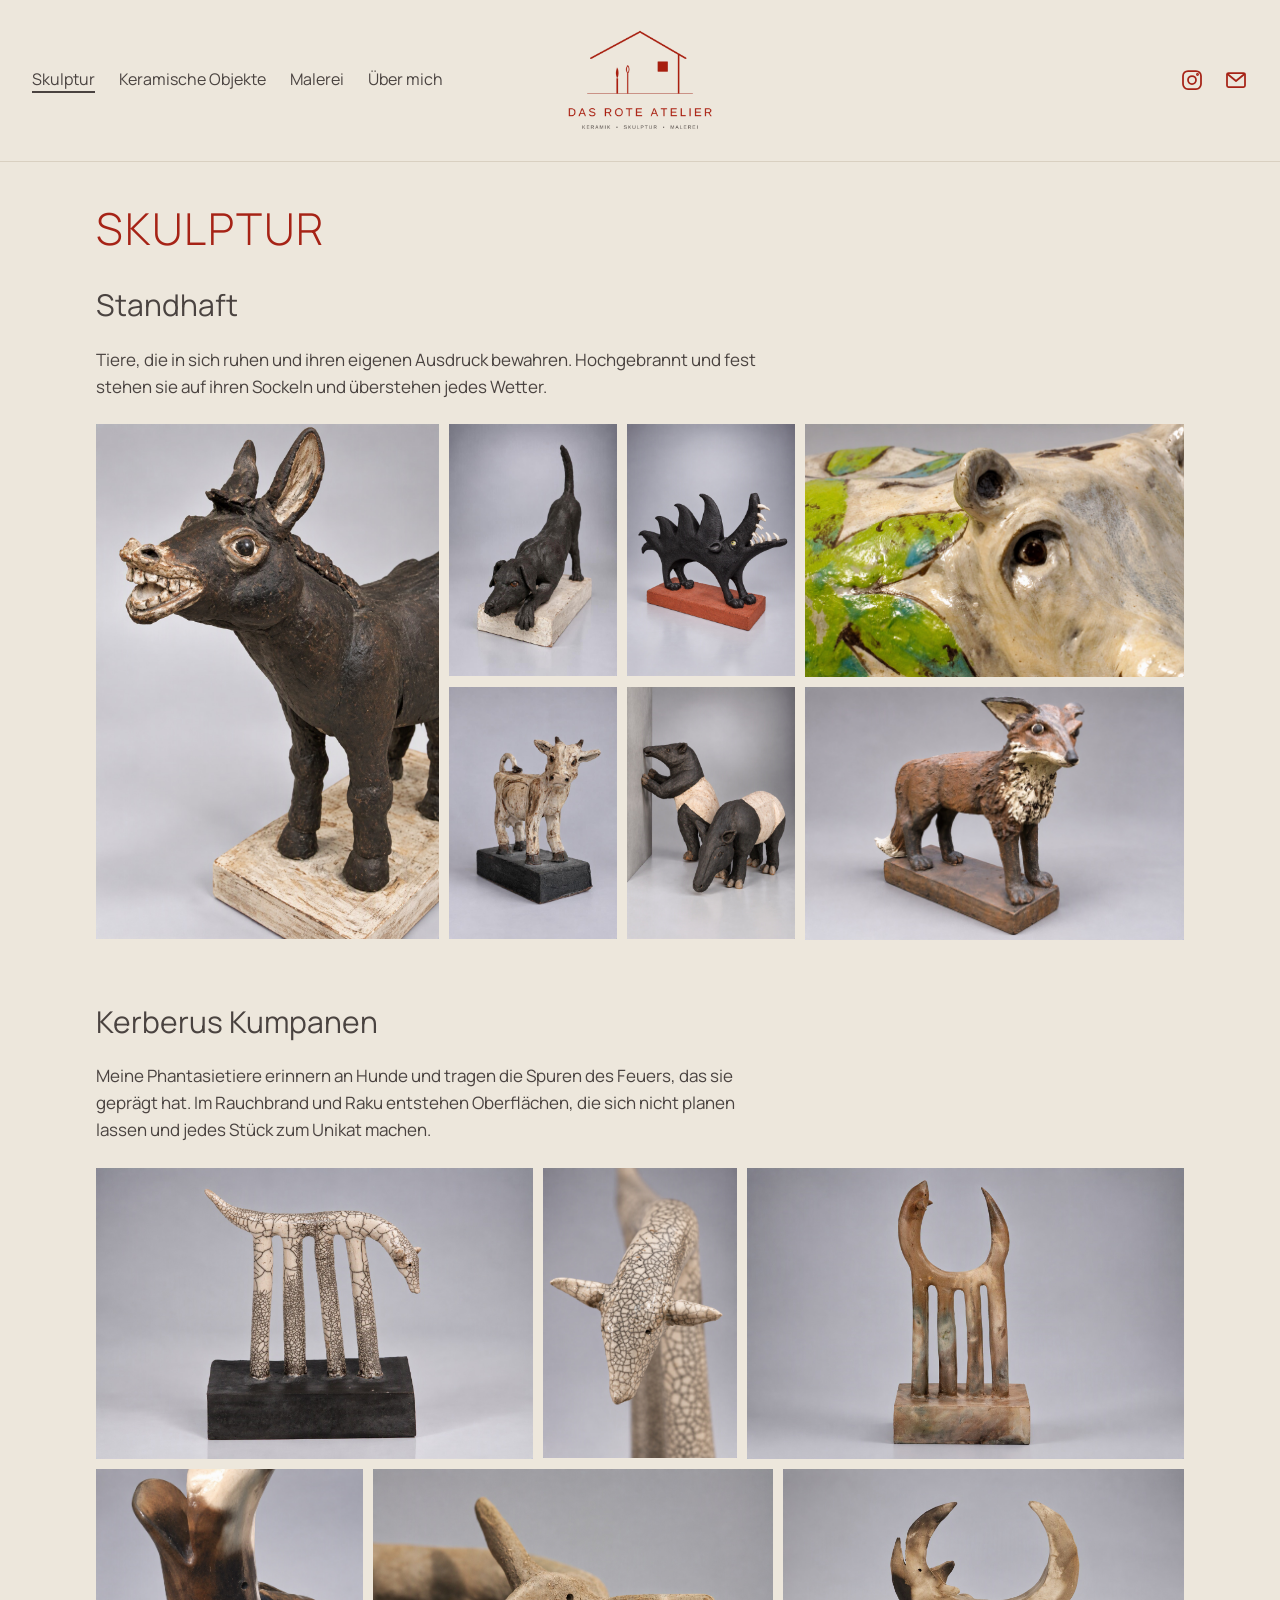
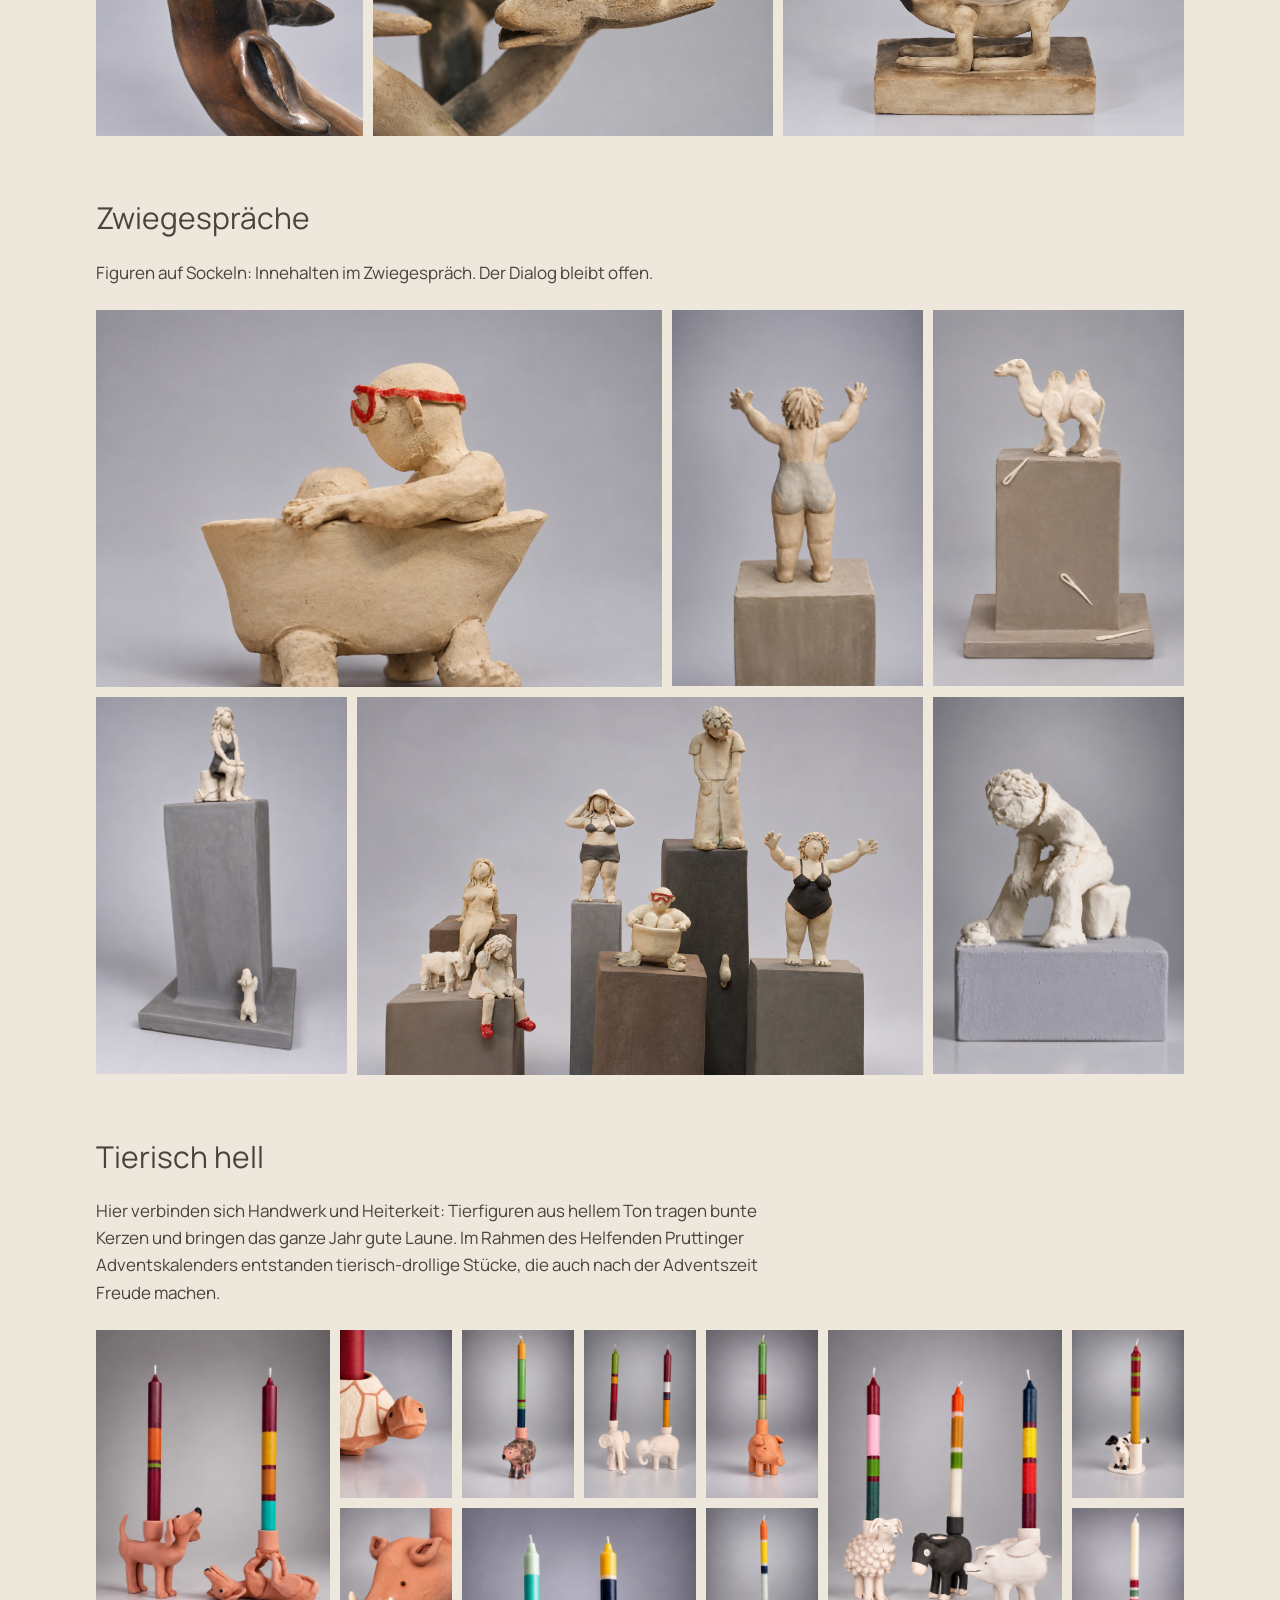
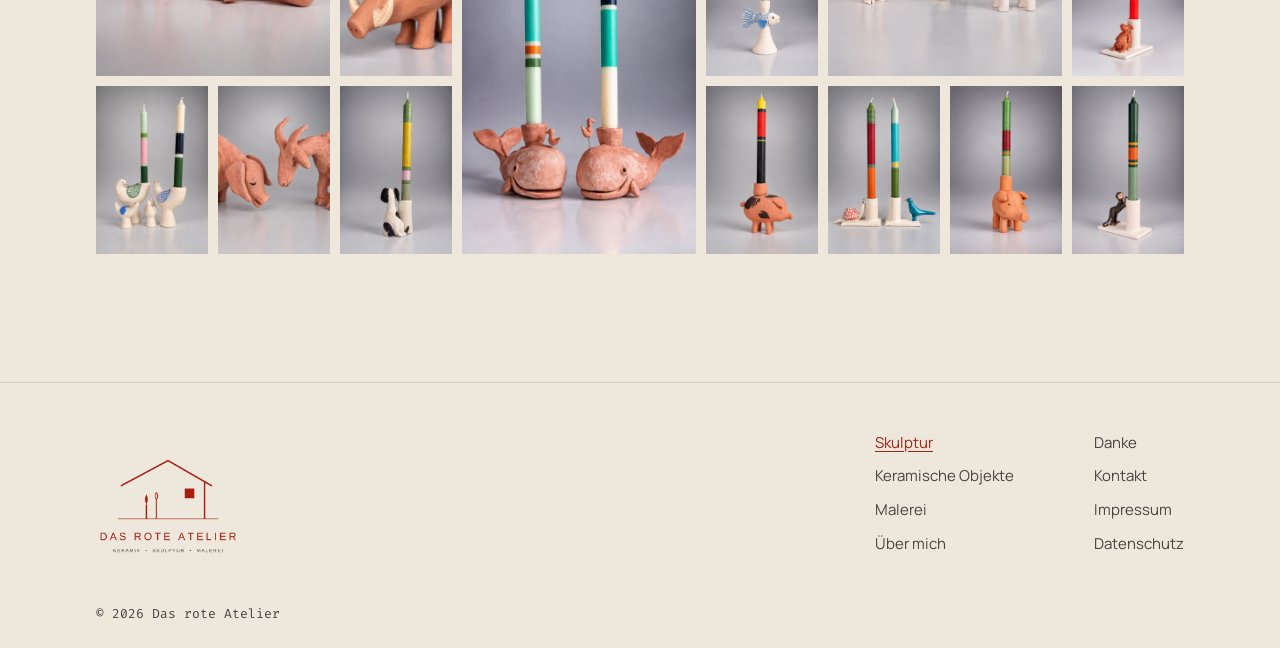
<file: skulpturen.html>
<!DOCTYPE html>
<html lang="de">
<head>
  <meta charset="utf-8">
  <!-- Sorgt dafür, dass die Seite am Handy in passender Breite angezeigt wird -->
  <meta name="viewport" content="width=device-width, initial-scale=1">
  <title>Skulptur – Das rote Atelier</title>
  <meta name="description" content="Skulpturen aus dem roten Atelier: Tierfiguren und Zwiegespräche aus Keramik.">

  <!-- Feste Adresse dieser Seite: So zählt Google "das-rote-atelier.de" und
       "www.das-rote-atelier.de" als EINE Seite und nicht als zwei -->
  <link rel="canonical" href="https://das-rote-atelier.de/skulpturen.html">

  <!-- Vorschau beim Teilen (WhatsApp, Facebook, Signal …): Titel, Text und Bild,
       die erscheinen, wenn jemand den Link verschickt. Bild: 1200 × 630 Pixel. -->
  <meta property="og:type" content="website">
  <meta property="og:locale" content="de_DE">
  <meta property="og:site_name" content="Das rote Atelier">
  <meta property="og:title" content="Skulptur – Das rote Atelier">
  <meta property="og:description" content="Skulpturen aus dem roten Atelier: Tierfiguren und Zwiegespräche aus Keramik.">
  <meta property="og:url" content="https://das-rote-atelier.de/skulpturen.html">
  <meta property="og:image" content="https://das-rote-atelier.de/bilder/teilen/vorschau-atelier.jpg">
  <meta property="og:image:width" content="1200">
  <meta property="og:image:height" content="630">
  <meta name="twitter:card" content="summary_large_image">

  <!-- Browser-Icons (Haus-Symbol) -->
  <link rel="icon" href="bilder/logo/haus-symbol.svg" type="image/svg+xml">
  <link rel="icon" href="favicon-32.png" sizes="32x32" type="image/png">
  <link rel="apple-touch-icon" href="apple-touch-icon.png">

  <!-- Hauptschrift vorab laden, damit der Text schneller richtig aussieht -->
  <link rel="preload" href="schriften/manrope-variabel.woff2" as="font" type="font/woff2" crossorigin>

  <link rel="stylesheet" href="css/style.css">
</head>
<body>

  <!-- ===================== HEADER (auf allen Seiten gleich) ===================== -->
  <header class="seitenkopf">
    <div class="container">
      <!-- Hamburger-Knopf: nur am Handy sichtbar -->
      <button class="menue-knopf" type="button" aria-expanded="false" aria-controls="hauptmenue" aria-label="Menü öffnen">
        <span class="menue-knopf-striche"></span>
      </button>

      <nav class="hauptmenue" id="hauptmenue" aria-label="Hauptmenü">
        <ul>
          <li><a href="skulpturen.html" aria-current="page">Skulptur</a></li>
          <li><a href="keramik.html">Keramische Objekte</a></li>
          <li><a href="malerei.html">Malerei</a></li>
          <li><a href="ueber-mich.html">Über mich</a></li>
        </ul>
      </nav>

      <!-- Logo in der Mitte -->
      <a class="logo" href="index.html">
        <img src="bilder/logo/logo-header.png" alt="Das rote Atelier – Keramik, Skulptur, Malerei" width="480" height="330">
      </a>

      <!-- Rechts: Instagram und Brief-Symbol (führt zur Kontaktseite).
           Instagram-Adresse steht bei href="…". -->
      <ul class="kopf-symbole">
        <li>
          <a href="https://www.instagram.com/dasroteatelier/" aria-label="Instagram" target="_blank" rel="noopener">
            <svg viewBox="0 0 24 24" aria-hidden="true"><rect x="3" y="3" width="18" height="18" rx="5"/><circle cx="12" cy="12" r="4"/><circle cx="17.5" cy="6.5" r="0.6"/></svg>
          </a>
        </li>
        <li>
          <a href="kontakt.html" aria-label="Kontakt">
            <svg viewBox="0 0 24 24" aria-hidden="true"><rect x="3" y="5" width="18" height="14" rx="1.5"/><path d="M3.5 6l8.5 7 8.5-7"/></svg>
          </a>
        </li>
      </ul>
    </div>
  </header>
  <!-- =================== ENDE HEADER =================== -->


  <main>
    <div class="container">
      <h1>Skulptur</h1>

      <!-- Galerie: Werkreihen und Bilder kommen aus js/galerie-daten.js
           (Abschnitt "skulpturen"), gebaut von js/galerie.js -->
      <div class="galerie" data-galerie="skulpturen"></div>
    </div>
  </main>


  <!-- ===================== FOOTER (auf allen Seiten gleich) ===================== -->
  <footer class="seitenfuss">
    <div class="container seitenfuss-oben">
      <div class="seitenfuss-marke">
        <img src="bilder/logo/logo-header.png" alt="Das rote Atelier – Keramik, Skulptur, Malerei" width="480" height="330" loading="lazy">
      </div>
      <nav class="seitenfuss-links" aria-label="Seitenübersicht">
        <ul>
          <li><a href="skulpturen.html" aria-current="page">Skulptur</a></li>
          <li><a href="keramik.html">Keramische Objekte</a></li>
          <li><a href="malerei.html">Malerei</a></li>
          <li><a href="ueber-mich.html">Über mich</a></li>
        </ul>
        <ul>
          <li><a href="danke.html">Danke</a></li>
          <li><a href="kontakt.html">Kontakt</a></li>
          <li><a href="impressum.html">Impressum</a></li>
          <li><a href="datenschutz.html">Datenschutz</a></li>
        </ul>
      </nav>
    </div>
    <div class="container">
      <p class="seitenfuss-copyright">© 2026 Das rote Atelier</p>
    </div>
  </footer>
  <!-- =================== ENDE FOOTER =================== -->

  <script src="js/navigation.js"></script>
  <!-- Reihenfolge wichtig: erst Daten und Lightbox, dann die Galerie, die beide benutzt -->
  <script src="js/galerie-daten.js"></script>
  <script src="js/lightbox.js"></script>
  <script src="js/galerie.js"></script>
</body>
</html>
</file>
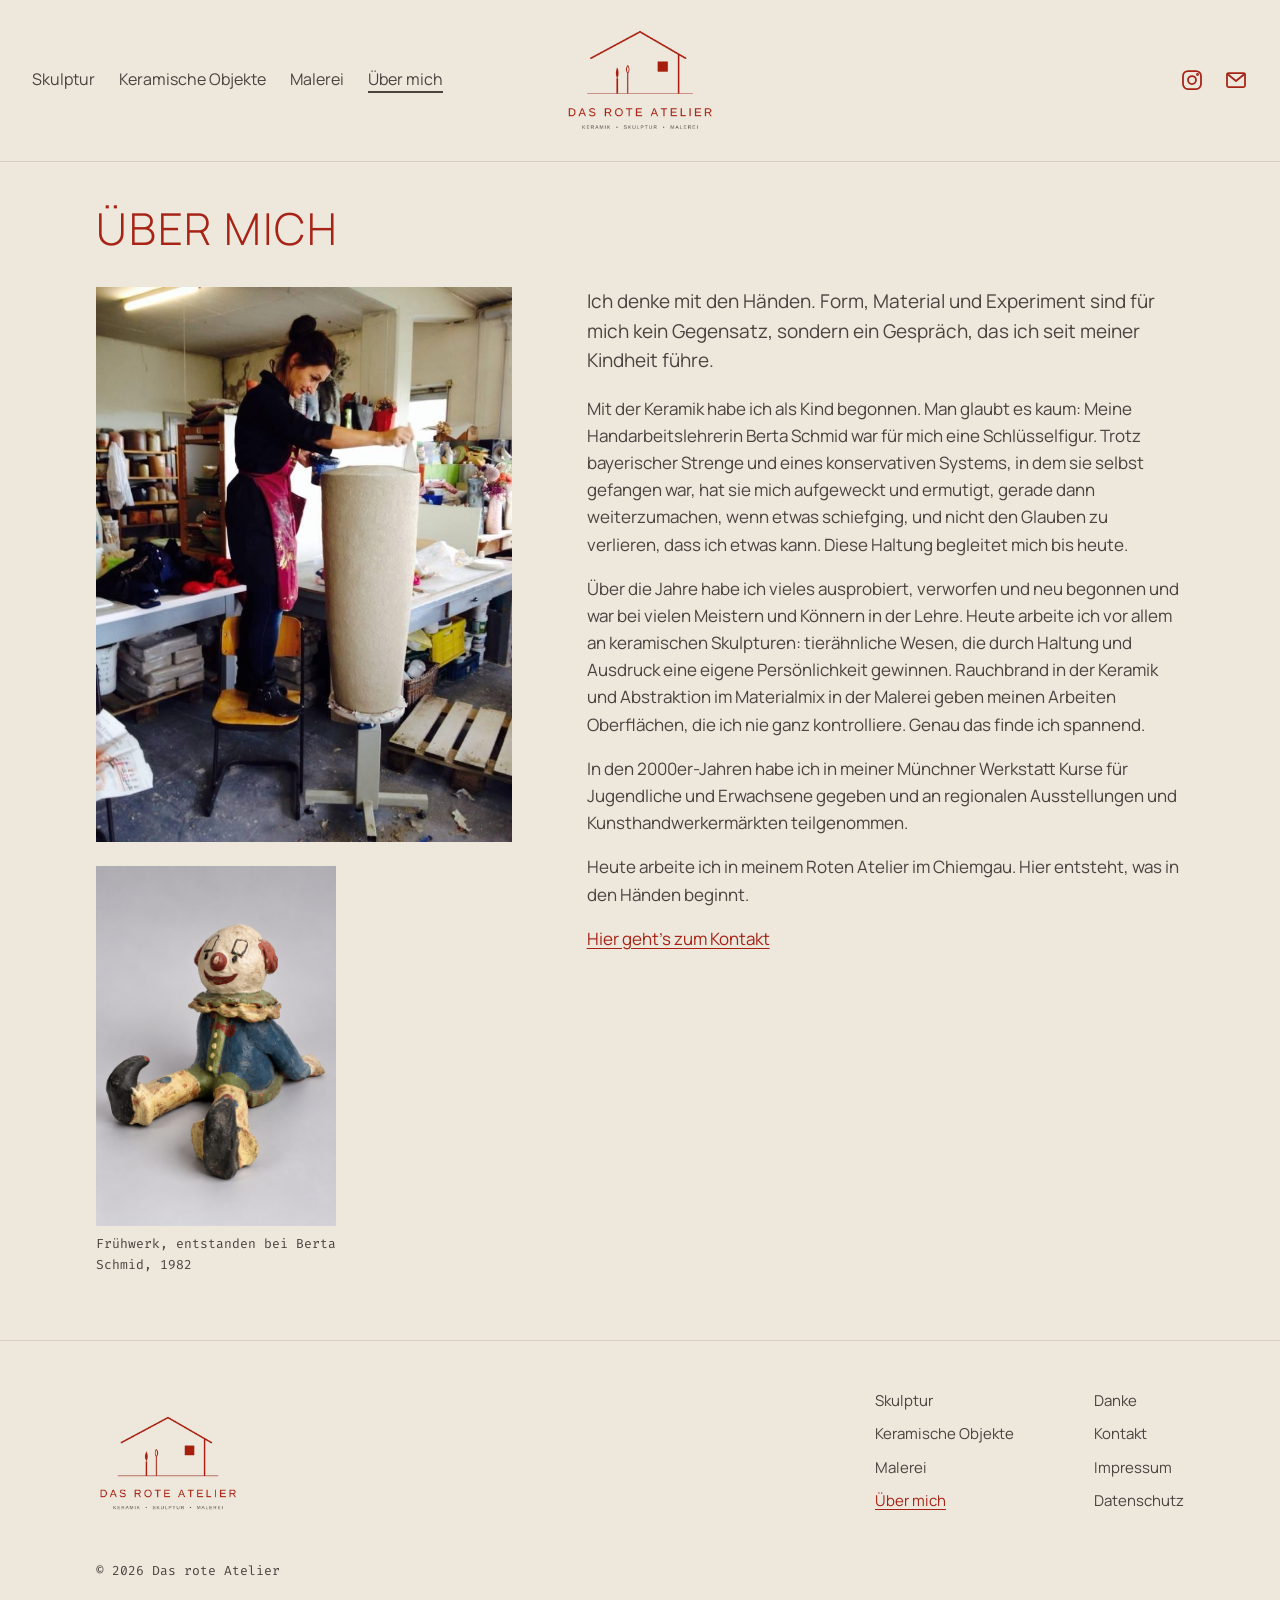
<file: ueber-mich.html>
<!DOCTYPE html>
<html lang="de">
<head>
  <meta charset="utf-8">
  <!-- Sorgt dafür, dass die Seite am Handy in passender Breite angezeigt wird -->
  <meta name="viewport" content="width=device-width, initial-scale=1">
  <title>Über mich – Das rote Atelier</title>
  <meta name="description" content="Über die Künstlerin und das rote Atelier.">

  <!-- Feste Adresse dieser Seite: So zählt Google "das-rote-atelier.de" und
       "www.das-rote-atelier.de" als EINE Seite und nicht als zwei -->
  <link rel="canonical" href="https://das-rote-atelier.de/ueber-mich.html">

  <!-- Vorschau beim Teilen (WhatsApp, Facebook, Signal …): Titel, Text und Bild,
       die erscheinen, wenn jemand den Link verschickt. Bild: 1200 × 630 Pixel. -->
  <meta property="og:type" content="website">
  <meta property="og:locale" content="de_DE">
  <meta property="og:site_name" content="Das rote Atelier">
  <meta property="og:title" content="Über mich – Das rote Atelier">
  <meta property="og:description" content="Über die Künstlerin und das rote Atelier.">
  <meta property="og:url" content="https://das-rote-atelier.de/ueber-mich.html">
  <meta property="og:image" content="https://das-rote-atelier.de/bilder/teilen/vorschau-atelier.jpg">
  <meta property="og:image:width" content="1200">
  <meta property="og:image:height" content="630">
  <meta name="twitter:card" content="summary_large_image">

  <!-- Browser-Icons (Haus-Symbol) -->
  <link rel="icon" href="bilder/logo/haus-symbol.svg" type="image/svg+xml">
  <link rel="icon" href="favicon-32.png" sizes="32x32" type="image/png">
  <link rel="apple-touch-icon" href="apple-touch-icon.png">

  <!-- Hauptschrift vorab laden, damit der Text schneller richtig aussieht -->
  <link rel="preload" href="schriften/manrope-variabel.woff2" as="font" type="font/woff2" crossorigin>

  <link rel="stylesheet" href="css/style.css">
</head>
<body>

  <!-- ===================== HEADER (auf allen Seiten gleich) ===================== -->
  <header class="seitenkopf">
    <div class="container">
      <!-- Hamburger-Knopf: nur am Handy sichtbar -->
      <button class="menue-knopf" type="button" aria-expanded="false" aria-controls="hauptmenue" aria-label="Menü öffnen">
        <span class="menue-knopf-striche"></span>
      </button>

      <nav class="hauptmenue" id="hauptmenue" aria-label="Hauptmenü">
        <ul>
          <li><a href="skulpturen.html">Skulptur</a></li>
          <li><a href="keramik.html">Keramische Objekte</a></li>
          <li><a href="malerei.html">Malerei</a></li>
          <li><a href="ueber-mich.html" aria-current="page">Über mich</a></li>
        </ul>
      </nav>

      <!-- Logo in der Mitte -->
      <a class="logo" href="index.html">
        <img src="bilder/logo/logo-header.png" alt="Das rote Atelier – Keramik, Skulptur, Malerei" width="480" height="330">
      </a>

      <!-- Rechts: Instagram und Brief-Symbol (führt zur Kontaktseite).
           Instagram-Adresse steht bei href="…". -->
      <ul class="kopf-symbole">
        <li>
          <a href="https://www.instagram.com/dasroteatelier/" aria-label="Instagram" target="_blank" rel="noopener">
            <svg viewBox="0 0 24 24" aria-hidden="true"><rect x="3" y="3" width="18" height="18" rx="5"/><circle cx="12" cy="12" r="4"/><circle cx="17.5" cy="6.5" r="0.6"/></svg>
          </a>
        </li>
        <li>
          <a href="kontakt.html" aria-label="Kontakt">
            <svg viewBox="0 0 24 24" aria-hidden="true"><rect x="3" y="5" width="18" height="14" rx="1.5"/><path d="M3.5 6l8.5 7 8.5-7"/></svg>
          </a>
        </li>
      </ul>
    </div>
  </header>
  <!-- =================== ENDE HEADER =================== -->


  <main>
    <div class="container">
      <h1>Über mich</h1>

      <!-- Am Handy: Foto oben, Text darunter. Am Laptop: Fotos links, Text rechts.
           Texte aus der PowerPoint (Folie 6). -->
      <div class="ueber-mich">

        <!-- Foto der Künstlerin und Frühwerk. Anderes Foto: Pfad bei src="…" ändern.
             Am besten im Hochformat. -->
        <div class="ueber-mich-fotos">
          <figure class="ueber-mich-foto">
            <img src="bilder/ueber-mich/kuenstlerin.jpg" alt="Die Künstlerin im roten Atelier" width="720" height="960">
          </figure>
          <figure class="ueber-mich-foto ueber-mich-foto-klein">
            <img src="bilder/ueber-mich/fruehwerk-1982.jpg" alt="Frühwerk aus Keramik, 1982" width="1024" height="1536" loading="lazy">
            <figcaption>Frühwerk, entstanden bei Berta Schmid, 1982</figcaption>
          </figure>
        </div>

        <div class="ueber-mich-text">
          <p class="einleitung">Ich denke mit den Händen. Form, Material und Experiment sind für mich kein Gegensatz, sondern ein Gespräch, das ich seit meiner Kindheit führe.</p>

          <p>Mit der Keramik habe ich als Kind begonnen. Man glaubt es kaum: Meine Handarbeitslehrerin Berta Schmid war für mich eine Schlüsselfigur. Trotz bayerischer Strenge und eines konservativen Systems, in dem sie selbst gefangen war, hat sie mich aufgeweckt und ermutigt, gerade dann weiterzumachen, wenn etwas schiefging, und nicht den Glauben zu verlieren, dass ich etwas kann. Diese Haltung begleitet mich bis heute.</p>

          <p>Über die Jahre habe ich vieles ausprobiert, verworfen und neu begonnen und war bei vielen Meistern und Könnern in der Lehre. Heute arbeite ich vor allem an keramischen Skulpturen: tierähnliche Wesen, die durch Haltung und Ausdruck eine eigene Persönlichkeit gewinnen. Rauchbrand in der Keramik und Abstraktion im Materialmix in der Malerei geben meinen Arbeiten Oberflächen, die ich nie ganz kontrolliere. Genau das finde ich spannend.</p>

          <p>In den 2000er-Jahren habe ich in meiner Münchner Werkstatt Kurse für Jugendliche und Erwachsene gegeben und an regionalen Ausstellungen und Kunsthandwerkermärkten teilgenommen.</p>

          <p>Heute arbeite ich in meinem Roten Atelier im Chiemgau. Hier entsteht, was in den Händen beginnt.</p>

          <p><a class="pfeil-link" href="kontakt.html">Hier geht’s zum Kontakt</a></p>
        </div>
      </div>
    </div>
  </main>


  <!-- ===================== FOOTER (auf allen Seiten gleich) ===================== -->
  <footer class="seitenfuss">
    <div class="container seitenfuss-oben">
      <div class="seitenfuss-marke">
        <img src="bilder/logo/logo-header.png" alt="Das rote Atelier – Keramik, Skulptur, Malerei" width="480" height="330" loading="lazy">
      </div>
      <nav class="seitenfuss-links" aria-label="Seitenübersicht">
        <ul>
          <li><a href="skulpturen.html">Skulptur</a></li>
          <li><a href="keramik.html">Keramische Objekte</a></li>
          <li><a href="malerei.html">Malerei</a></li>
          <li><a href="ueber-mich.html" aria-current="page">Über mich</a></li>
        </ul>
        <ul>
          <li><a href="danke.html">Danke</a></li>
          <li><a href="kontakt.html">Kontakt</a></li>
          <li><a href="impressum.html">Impressum</a></li>
          <li><a href="datenschutz.html">Datenschutz</a></li>
        </ul>
      </nav>
    </div>
    <div class="container">
      <p class="seitenfuss-copyright">© 2026 Das rote Atelier</p>
    </div>
  </footer>
  <!-- =================== ENDE FOOTER =================== -->

  <script src="js/navigation.js"></script>
</body>
</html>
</file>
<file: css/style.css>
/* ==========================================================================
   Das rote Atelier – Haupt-Stylesheet
   --------------------------------------------------------------------------
   Aufbau dieser Datei:
   1. Schriften (liegen lokal im Ordner /schriften)
   2. Farben und Grundwerte als CSS-Variablen  ← hier zentral ändern
   3. Grundeinstellungen (Seite, Text, Links, Bilder)
   4. Header mit Navigation und Hamburger-Menü
   5. Inhaltsbereich
   6. Footer
   7. Platzhalter-Markierung (später entfernbar)
   8. Startseite: Slideshow, Text, Kacheln
   9. Adventsaktion-Seite: Erklärung und Raster
   10. Lightbox (Großansicht, auch für die Galerien)
   11. Galerien: Keramik, Skulpturen, Malerei
   12. Über mich, Kontakt und Danke
   13. Impressum und Datenschutz
   14. Sanftes Einblenden beim Scrollen

   "Mobile First": Die normalen Regeln gelten fürs Handy.
   Regeln in "@media (min-width: …)" gelten zusätzlich für größere Bildschirme.
   ========================================================================== */


/* --------------------------------------------------------------------------
   1. Schriften
   Variable Schriften: eine Datei enthält alle Strichstärken (dünn bis fett).
   "font-display: swap" zeigt den Text sofort in einer Ersatzschrift an,
   bis die richtige Schrift geladen ist – wichtig bei langsamen mobilen Daten.
   -------------------------------------------------------------------------- */
@font-face {
  font-family: "Manrope";
  src: url("../schriften/manrope-variabel.woff2") format("woff2");
  font-weight: 200 800;
  font-style: normal;
  font-display: swap;
}

@font-face {
  font-family: "Fira Code";
  src: url("../schriften/fira-code-variabel.woff2") format("woff2");
  font-weight: 300 700;
  font-style: normal;
  font-display: swap;
}


/* --------------------------------------------------------------------------
   2. Farben und Grundwerte
   Wenn du eine Farbe ändern willst: nur hier, dann ändert sie sich überall.
   -------------------------------------------------------------------------- */
:root {
  /* Farben */
  --farbe-atelierrot: #A62316;   /* Akzente, Links, Nummern, hervorgehobene Elemente */
  --farbe-anthrazit: #4A4340;    /* Text und Navigation */
  --farbe-papier: #FBFAF3;       /* helles Papierweiß, z. B. für Schrift auf Rot */
  --farbe-formularfeld: #FFFFFF; /* nur für Ausnahmen wie Eingabefelder */
  --farbe-linie: #D9D0C1;        /* feine Trennlinien (etwas dunkler als der Hintergrund) */
  --farbe-flaeche: #EDE7DC;      /* warmes Creme hinter Bildern und für Kacheln */
  /* Seitenhintergrund: gleiches Creme wie hinter den Bildern, damit die Fotos
     ohne sichtbaren Rand mit der Seite verschmelzen.
     Zurück zum hellen Papier: hier var(--farbe-papier) eintragen. */
  --farbe-hintergrund: var(--farbe-flaeche);
  --farbe-atelierrot-dunkel: #85190F; /* Atelierrot beim Darüberfahren mit der Maus */

  /* Schriften */
  --schrift-text: "Manrope", system-ui, -apple-system, "Segoe UI", sans-serif;
  --schrift-akzent: "Fira Code", ui-monospace, Menlo, Consolas, monospace;

  /* Abstände und Breiten */
  --abstand-rand: 1.25rem;       /* Abstand zum Bildschirmrand am Handy */
  --inhalt-breite: 72rem;        /* maximale Breite des Inhalts am Laptop */
  --header-hoehe: 4rem;
}

/* Ab Tablet-Breite etwas mehr Rand */
@media (min-width: 48rem) {
  :root {
    --abstand-rand: 2rem;
  }
}


/* --------------------------------------------------------------------------
   3. Grundeinstellungen
   -------------------------------------------------------------------------- */

/* Breiten berechnen sich inklusive Innenabstand und Rahmen (einfacher zu planen) */
*,
*::before,
*::after {
  box-sizing: border-box;
}

html {
  /* verhindert, dass iPhones die Schrift im Querformat eigenmächtig vergrößern */
  -webkit-text-size-adjust: 100%;
  text-size-adjust: 100%;
}

body {
  margin: 0;
  /* Seite mindestens so hoch wie der Bildschirm, damit der Footer unten sitzt */
  min-height: 100vh;
  display: flex;
  flex-direction: column;
  background-color: var(--farbe-hintergrund);
  color: var(--farbe-anthrazit);
  font-family: var(--schrift-text);
  font-size: 1.0625rem;          /* ca. 17px – gut lesbar am Handy */
  line-height: 1.6;
}

h1,
h2,
h3 {
  font-weight: 400;
  line-height: 1.2;
  margin: 0 0 0.75em;
}

/* Hauptüberschrift wie im Entwurf: dünn, rot, Großbuchstaben, etwas gesperrt */
h1 {
  font-size: clamp(1.875rem, 6vw, 2.75rem); /* wächst mit der Bildschirmbreite */
  font-weight: 300;
  text-transform: uppercase;
  letter-spacing: 0.04em;
  color: var(--farbe-atelierrot);
}

h2 {
  font-size: clamp(1.375rem, 3.5vw, 1.875rem);
}

/* Kleine Überzeile über Überschriften, z. B. "ADVENTSAKTION PRUTTING 2026" */
.ueberzeile {
  margin: 0 0 1rem;
  font-family: var(--schrift-akzent);
  font-size: 0.8125rem;
  text-transform: uppercase;
  letter-spacing: 0.12em;
}

p {
  margin: 0 0 1em;
}

a {
  color: var(--farbe-atelierrot);
  text-underline-offset: 0.2em;
}

a:hover {
  text-decoration-thickness: 2px;
}

/* Sichtbarer Rahmen, wenn man mit der Tastatur navigiert (Barrierefreiheit) */
:focus-visible {
  outline: 2px solid var(--farbe-atelierrot);
  outline-offset: 3px;
}

img {
  max-width: 100%;
  height: auto;
  display: block;
}

/* Hilfsklasse: Text nur für Screenreader, nicht sichtbar */
.nur-screenreader {
  position: absolute;
  width: 1px;
  height: 1px;
  overflow: hidden;
  clip: rect(0 0 0 0);
  white-space: nowrap;
}

/* Hilfsklasse: zentrierter Inhalt mit Rand links und rechts */
.container {
  width: 100%;
  max-width: var(--inhalt-breite);
  margin-inline: auto;
  padding-inline: var(--abstand-rand);
}


/* --------------------------------------------------------------------------
   4. Header mit Navigation
   -------------------------------------------------------------------------- */
.seitenkopf {
  position: relative;            /* damit das aufgeklappte Handy-Menü sich daran ausrichtet */
  z-index: 10;
  background-color: var(--farbe-hintergrund);
  border-bottom: 1px solid var(--farbe-linie);
}

/* Drei Spalten: links Menü (am Handy: Hamburger), Mitte Logo, rechts Symbole.
   Die beiden äußeren Spalten sind gleich breit, so steht das Logo genau mittig. */
.seitenkopf .container {
  display: grid;
  grid-template-columns: 1fr auto 1fr;
  align-items: center;
  column-gap: 1rem;
  min-height: var(--header-hoehe);
  padding-block: 0.75rem;
}

/* Logo in der Mitte (Bild mit Haus und Schriftzug).
   Am Handy klein, damit die Slideshow ohne Scrollen sichtbar bleibt. */
.logo {
  display: block;
  grid-column: 2;
  grid-row: 1;
}

.logo img {
  width: 6.5rem;
  height: auto;
}

/* Rechts: Instagram- und E-Mail-Symbol in Atelierrot */
.kopf-symbole {
  grid-column: 3;
  grid-row: 1;
  justify-self: end;             /* ganz nach rechts schieben */
  display: flex;
  list-style: none;
  margin: 0 -0.625rem 0 0;       /* bündig mit dem rechten Rand */
  padding: 0;
}

.kopf-symbole a {
  display: flex;
  align-items: center;
  justify-content: center;
  width: 2.75rem;                /* groß genug zum Antippen mit dem Finger */
  height: 2.75rem;
  color: var(--farbe-atelierrot);
}

.kopf-symbole a:hover {
  color: var(--farbe-atelierrot-dunkel);
}

.kopf-symbole svg {
  width: 1.5rem;
  height: 1.5rem;
  fill: none;
  stroke: currentColor;          /* Linienfarbe = Textfarbe des Links */
  stroke-width: 1.75;
  stroke-linecap: round;
  stroke-linejoin: round;
}

/* Am Laptop: Logo größer, Header luftiger und breiter wie im Vorbild */
@media (min-width: 60rem) {
  .seitenkopf .container {
    max-width: 90rem;
    column-gap: 2rem;
    padding-block: 1.75rem;
  }

  .logo img {
    width: 9.5rem;
  }
}

/* Hamburger-Knopf (nur am Handy sichtbar) */
.menue-knopf {
  display: flex;
  align-items: center;
  justify-content: center;
  grid-column: 1;                /* linke Spalte */
  grid-row: 1;
  width: 3rem;                   /* groß genug zum Antippen mit dem Finger */
  height: 3rem;
  margin-left: -0.75rem;         /* bündig mit dem linken Rand */
  padding: 0;
  border: 0;
  background: none;
  color: var(--farbe-anthrazit);
  cursor: pointer;
}

/* Die drei Striche des Hamburger-Symbols */
.menue-knopf-striche,
.menue-knopf-striche::before,
.menue-knopf-striche::after {
  display: block;
  width: 1.5rem;
  height: 2px;
  background-color: currentColor;
  border-radius: 1px;
  transition: transform 0.2s ease, background-color 0.2s ease;
}

.menue-knopf-striche {
  position: relative;
}

.menue-knopf-striche::before,
.menue-knopf-striche::after {
  content: "";
  position: absolute;
  left: 0;
}

.menue-knopf-striche::before {
  top: -7px;
}

.menue-knopf-striche::after {
  top: 7px;
}

/* Wenn das Menü offen ist, werden die drei Striche zu einem X */
.menue-knopf[aria-expanded="true"] .menue-knopf-striche {
  background-color: transparent;
}

.menue-knopf[aria-expanded="true"] .menue-knopf-striche::before {
  transform: translateY(7px) rotate(45deg);
}

.menue-knopf[aria-expanded="true"] .menue-knopf-striche::after {
  transform: translateY(-7px) rotate(-45deg);
}

/* Das Menü am Handy: zugeklappt, klappt unter dem Header auf */
.hauptmenue {
  display: none;
  position: absolute;
  top: 100%;
  left: 0;
  right: 0;
  background-color: var(--farbe-hintergrund);
  border-bottom: 1px solid var(--farbe-linie);
  box-shadow: 0 0.5rem 1rem rgba(74, 67, 64, 0.08);
}

/* "ist-offen" wird von navigation.js gesetzt, wenn man auf den Knopf tippt */
.hauptmenue.ist-offen {
  display: block;
}

.hauptmenue ul {
  list-style: none;
  margin: 0;
  padding: 0.5rem var(--abstand-rand) 1rem;
}

.hauptmenue a {
  display: block;
  padding: 0.75rem 0;            /* große Tippfläche am Handy */
  color: var(--farbe-anthrazit);
  text-decoration: none;
  font-weight: 400;
  font-size: 1.125rem;
}

.hauptmenue li + li a {
  border-top: 1px solid var(--farbe-linie);
}

/* Aktuelle Seite im Menü kennzeichnen */
.hauptmenue a[aria-current="page"] {
  text-decoration: underline;
  text-decoration-thickness: 2px;
  text-underline-offset: 0.35em;
}

/* Hervorgehobener Menüpunkt (Adventsaktion) in Atelierrot */
.hauptmenue a.hervorgehoben {
  color: var(--farbe-atelierrot);
  font-weight: 600;
}

/* Ab Laptop-Breite: Menü immer sichtbar, nebeneinander, kein Hamburger */
@media (min-width: 60rem) {
  .menue-knopf {
    display: none;
  }

  /* Menü steht in der linken Spalte */
  .hauptmenue,
  .hauptmenue.ist-offen {
    display: block;
    grid-column: 1;
    grid-row: 1;
    position: static;
    border: 0;
    box-shadow: none;
    background: none;
  }

  .hauptmenue ul {
    display: flex;
    gap: 1.5rem;
    padding: 0;
  }

  .hauptmenue a {
    padding: 0.5rem 0;
    font-size: 1rem;
    white-space: nowrap;         /* "Über mich" nicht umbrechen */
  }

  .hauptmenue li + li a {
    border-top: 0;
  }

  .hauptmenue a:hover {
    color: var(--farbe-atelierrot);
  }
}


/* --------------------------------------------------------------------------
   5. Inhaltsbereich
   -------------------------------------------------------------------------- */
main {
  flex: 1;                       /* füllt den Platz, damit der Footer unten bleibt */
  padding-block: 2.5rem 4rem;
}


/* --------------------------------------------------------------------------
   6. Footer
   -------------------------------------------------------------------------- */
.seitenfuss {
  border-top: 1px solid var(--farbe-linie);
  padding-block: 3rem 1.5rem;
  font-size: 0.9375rem;
}

/* Oberer Teil: Logo + Name links, Link-Spalten rechts */
.seitenfuss-oben {
  display: flex;
  flex-direction: column;
  gap: 2rem;
  margin-bottom: 3rem;
}

/* Logo mit Haus und Schriftzug (enthält den Namen schon) */
.seitenfuss-marke img {
  width: 9rem;
}

/* Zwei Link-Spalten */
.seitenfuss-links {
  display: flex;
  gap: 3rem;
}

.seitenfuss-links ul {
  display: flex;
  flex-direction: column;
  gap: 0.6rem;
  list-style: none;
  margin: 0;
  padding: 0;
}

.seitenfuss a {
  color: var(--farbe-anthrazit);
  text-decoration: none;
}

.seitenfuss a:hover,
.seitenfuss a[aria-current="page"] {
  color: var(--farbe-atelierrot);
  text-decoration: underline;
}

.seitenfuss-copyright {
  margin: 0;
  font-family: var(--schrift-akzent);
  font-size: 0.8125rem;
}

/* Ab Tablet-Breite: Logo links, Link-Spalten rechts */
@media (min-width: 48rem) {
  .seitenfuss-oben {
    flex-direction: row;
    align-items: flex-end;
    justify-content: space-between;
  }

  .seitenfuss-links {
    gap: 5rem;
  }
}


/* --------------------------------------------------------------------------
   7. Platzhalter-Markierung
   Alle Texte, die du noch ersetzen musst, haben die Klasse "platzhalter"
   und stehen in [PLATZHALTER: …]. Sie werden gelb hinterlegt.
   Wenn alle ersetzt sind, kann dieser Abschnitt gelöscht werden.
   -------------------------------------------------------------------------- */
.platzhalter {
  background-color: #FFF3A6;
  outline: 1px dashed #C9A800;
}


/* --------------------------------------------------------------------------
   8. Startseite
   -------------------------------------------------------------------------- */

/* Am Handy beginnt die Slideshow direkt unter dem Banner (kein Abstand oben) */
.startseite {
  padding-top: 0;
}

/* Oberer Bereich: am Handy untereinander (Titel, Slideshow, Text).
   Die Felder sind wie eine kleine Karte benannt (grid-template-areas). */
.start-oben {
  display: grid;
  grid-template-areas:
    "titel"
    "slideshow"
    "text";
}

.aktion-titel { grid-area: titel; }
.slideshow    { grid-area: slideshow; }
.start-text   { grid-area: text; margin-top: 2rem; }

/* ---- Slideshow ---- */

/* Am Handy geht die Slideshow über die volle Bildschirmbreite
   (der negative Rand hebt den Abstand des Containers auf) */
.slideshow {
  position: relative;            /* damit der Pause-Knopf sich daran ausrichtet */
  margin-inline: calc(-1 * var(--abstand-rand));
}

.slideshow-fenster {
  position: relative;            /* damit die Pfeile sich daran ausrichten */
  container-type: inline-size;   /* erlaubt "cqw" = Prozent der Slideshow-Breite (für die Pfeile) */
}

/* Die "Spur": alle Bilder nebeneinander, man scrollt/wischt waagrecht.
   scroll-snap sorgt dafür, dass immer genau ein Bild einrastet. */
.slideshow-spur {
  display: flex;
  overflow-x: auto;
  scroll-snap-type: x mandatory;
  overscroll-behavior-x: contain; /* verhindert "Zurück"-Wischgeste des Browsers */
  list-style: none;
  margin: 0;
  padding: 0;
  scrollbar-width: none;         /* Scrollbalken ausblenden (Firefox) */
}

.slideshow-spur::-webkit-scrollbar {
  display: none;                 /* Scrollbalken ausblenden (Safari, Chrome) */
}

/* Ein einzelnes Bild der Slideshow */
.dia {
  position: relative;
  flex: 0 0 100%;                /* jedes Bild ist genau so breit wie das Fenster */
  scroll-snap-align: start;
}

.dia img {
  width: 100%;
  /* Kein farbiger Hintergrund: bei nicht quadratischen Fotos sieht man
     daneben einfach das Papier, also nur das Bild selbst, ohne Rand */
  aspect-ratio: 1 / 1;           /* quadratisch */
  object-fit: contain;           /* ganzes Werk sichtbar, nichts abgeschnitten */
}

/* Knopf um das Bild: Klick öffnet die Großansicht.
   Alle Knopf-Standards (Rahmen, Hintergrund, Abstand) entfernen. */
.dia-knopf {
  display: block;
  width: 100%;
  padding: 0;
  border: 0;
  background: none;
  cursor: zoom-in;               /* Lupe als Mauszeiger: "zum Vergrößern klicken" */
}

.dia-knopf img {
  display: block;
}

/* "Nr. 07" und Beschreibung direkt unter dem Bild (verdeckt das Werk nicht) */
.dia-beschriftung {
  margin: 0;
  padding: 0.5rem var(--abstand-rand) 0.6rem;
  display: flex;
  flex-wrap: wrap;
  align-items: baseline;
  gap: 0 0.9rem;
  min-height: 3.25rem;           /* gleiche Höhe wie der Pause-Knopf daneben */
  padding-right: 7rem;           /* rechts Platz für den Pause-Knopf lassen */
  background-color: var(--farbe-hintergrund);
  line-height: 1.3;
}

.dia-nummer {
  font-family: var(--schrift-akzent);
  font-size: 1.625rem;
  font-weight: 500;
  color: var(--farbe-atelierrot);
}

.dia-beschreibung {
  font-size: 0.875rem;
}

/* Runde Pfeile links und rechts (wie im Entwurf), mittig auf dem Bild.
   Das Bild ist quadratisch, seine Mitte liegt also bei der halben Breite (50cqw). */
.slideshow-pfeil {
  position: absolute;
  top: 50cqw;
  transform: translateY(-50%);
  display: flex;
  align-items: center;
  justify-content: center;
  width: 2.75rem;                /* groß genug für den Finger */
  height: 2.75rem;
  padding: 0;
  border: 0;
  border-radius: 50%;
  background-color: rgba(74, 67, 64, 0.75);  /* Anthrazit, leicht durchsichtig */
  cursor: pointer;
}

.slideshow-pfeil:hover {
  background-color: var(--farbe-anthrazit);
}

.slideshow-pfeil svg {
  width: 1.25rem;
  height: 1.25rem;
  fill: none;
  stroke: var(--farbe-papier);
  stroke-width: 2;
  stroke-linecap: round;
  stroke-linejoin: round;
}

/* Die Pfeile sitzen direkt neben dem Foto statt am äußeren Rand.
   Die Fotos sind Hochformat (2:3). Im quadratischen Rahmen am Handy bleibt
   links und rechts je 1/6 der Breite frei. Davon ziehen wir die Pfeilbreite
   (2.75rem) und einen kleinen Abstand (0.5rem) ab.
   max(...) sorgt dafür, dass der Pfeil nie ganz an den Bildschirmrand stößt. */
.slideshow-fenster {
  --pfeil-abstand: max(0.5rem, calc(100cqw / 6 - 3.25rem));
}

.slideshow-pfeil-zurueck {
  left: var(--pfeil-abstand);
}

.slideshow-pfeil-weiter {
  right: var(--pfeil-abstand);
}

/* Pause-Knopf: rechts in derselben Zeile wie "Nr. 07"
   (liegt über der Beschriftungszeile, unten rechts in der Slideshow) */
.slideshow-steuerung {
  position: absolute;
  right: var(--abstand-rand);
  bottom: 0;
  display: flex;
  align-items: center;
  height: 3.25rem;
}

.slideshow-pause {
  min-height: 2.75rem;
  padding: 0 0 0 1rem;
  border: 0;
  background: none;
  color: var(--farbe-anthrazit);
  font-family: var(--schrift-akzent);
  font-size: 0.8125rem;
  cursor: pointer;
}

.slideshow-pause:hover {
  color: var(--farbe-atelierrot);
}

/* ---- Textblock ---- */
.start-text h1 {
  font-size: clamp(2rem, 7vw, 3rem);
}

/* "Freude schenken und für einen guten Zweck." – fett */
.start-untertitel {
  font-weight: 700;
}

/* "Lose erhältlich ab sofort bei Nahkauf Wimmer" */
.start-lose {
  margin-bottom: 1.25rem;
  font-weight: 600;
}

/* Logos der Partner: nebeneinander, gleich hoch, mit kleiner Beschriftung */
.partner {
  display: flex;
  flex-wrap: wrap;
  align-items: flex-end;
  gap: 1.25rem 2.5rem;
  list-style: none;
  margin: 0 0 2rem;
  padding: 0;
}

.partner li {
  display: flex;
  flex-direction: column;
  gap: 0.5rem;
}

.partner-label {
  font-family: var(--schrift-akzent);
  font-size: 0.6875rem;
  text-transform: uppercase;
  letter-spacing: 0.1em;
}

/* Alle Logos gleich hoch. "multiply" lässt den weißen Hintergrund
   eines Logos mit dem Papier-Ton verschmelzen (kein weißer Kasten). */
.partner-logo {
  height: 3rem;
  width: auto;
  mix-blend-mode: multiply;
}

/* "Mehr Infos →": kräftiger Link, Pfeil rutscht beim Darüberfahren nach rechts */
.mehr-link {
  display: inline-flex;
  align-items: center;
  gap: 0.5rem;
  min-height: 2.75rem;           /* groß genug zum Antippen */
  font-weight: 600;
  text-decoration: none;
  border-bottom: 1px solid currentColor;
}

.mehr-link span {
  transition: transform 0.2s ease;
}

.mehr-link:hover span {
  transform: translateX(0.3rem);
}

/* ---- Zurück-Link "← Zur Startseite" (oben auf der Adventskalender-Seite) ---- */
.zurueck-link-zeile {
  margin: 1rem 0 0;
}

.zurueck-link {
  display: inline-flex;
  align-items: center;
  gap: 0.5rem;
  min-height: 2.75rem;           /* groß genug zum Antippen */
  font-family: var(--schrift-akzent);
  font-size: 0.875rem;
  text-decoration: none;
}

.zurueck-link span {
  transition: transform 0.2s ease;
}

/* Pfeil rutscht beim Drüberfahren leicht nach links */
.zurueck-link:hover span {
  transform: translateX(-0.3rem);
}

/* ---- Losnummern 1–24 (rote Felder unter der Slideshow) ---- */
.losnummern {
  margin-top: 3rem;
}

.losnummern h2 {
  max-width: 40rem;
  font-size: clamp(1.25rem, 3.2vw, 1.625rem);
}

/* Überzeile über den Abschnitten in Atelierrot */
.losnummern .ueberzeile,
.kacheln .ueberzeile {
  color: var(--farbe-atelierrot);
}

.kacheln .ueberzeile {
  margin-bottom: 1.25rem;
}

/* Am Handy 6 pro Reihe (4 Reihen), damit die Felder groß genug zum Tippen sind */
.losnummern-raster {
  display: grid;
  grid-template-columns: repeat(6, 1fr);
  gap: 0.5rem;
  max-width: 48rem;              /* am Laptop nicht zu wuchtig */
  list-style: none;
  margin: 0;
  padding: 0;
}

/* Ein quadratisches Feld mit feinem roten Rahmen und roter Nummer.
   Beim Darüberfahren oder Antippen füllt es sich rot. */
.losnummer {
  display: flex;
  align-items: center;
  justify-content: center;
  width: 100%;
  aspect-ratio: 1 / 1;
  padding: 0;
  border: 1.5px solid var(--farbe-atelierrot);
  border-radius: 2px;
  background: none;
  color: var(--farbe-atelierrot);
  font-family: var(--schrift-akzent);
  font-size: 1.125rem;
  font-weight: 500;
  cursor: pointer;
  transition: background-color 0.2s ease, color 0.2s ease;
}

.losnummer:hover,
.losnummer:active {
  background-color: var(--farbe-atelierrot);
  color: var(--farbe-papier);
}

/* Ab Tablet/Laptop: 12 pro Reihe (2 Reihen, wie in der PowerPoint) */
@media (min-width: 48rem) {
  .losnummern-raster {
    grid-template-columns: repeat(12, 1fr);
    gap: 0.75rem;
  }

  .losnummer {
    font-size: 1.0625rem;
  }
}

/* ---- Kacheln ---- */
.kacheln {
  margin-top: 4rem;
}

/* Kacheln als Petersburger Hängung nach der PowerPoint (Folie 1).
   Die Anordnung wird mit "grid-template-areas" wie eine kleine Karte
   gezeichnet: Jedes Wort ist ein Feld, gleiche Wörter nebeneinander bzw.
   untereinander bilden eine große Kachel. Die Fotos werden passend
   zugeschnitten (die Mitte bleibt sichtbar).

   Am Handy (2 Spalten):             Ab Tablet/Laptop (5 Spalten, wie Folie 1):
     kerberus  kerberus                rauchbrand standhaft standhaft kerberus kerberus
     rauchbrand standhaft              schichten  schichten zwie      zwie     tierisch
     schichten schichten               schichten  schichten zwie      zwie     danke
     zwie      tierisch
     zwie      danke                                                                   */
.kachel-raster {
  display: grid;
  grid-template-columns: 1fr 1fr;
  grid-template-rows: 13rem 11rem 12rem 10rem 5rem;
  grid-template-areas:
    "kerberus   kerberus"
    "rauchbrand standhaft"
    "schichten  schichten"
    "zwie       tierisch"
    "zwie       danke";
  gap: 0.375rem;                 /* schmale Fuge zwischen den Kacheln */
  list-style: none;
  margin: 0 0 1rem;
  padding: 0;
}

/* Jede Kachel bekommt ihr Feld in der "Karte" oben */
.kachel-rauchbrand { grid-area: rauchbrand; }
.kachel-standhaft  { grid-area: standhaft; }
.kachel-kerberus   { grid-area: kerberus; }
.kachel-schichten  { grid-area: schichten; }
.kachel-zwie       { grid-area: zwie; }
.kachel-tierisch   { grid-area: tierisch; }
.kachel-danke      { grid-area: danke; }

.kachel {
  position: relative;            /* damit Bild und Titel sich daran ausrichten */
  display: block;
  height: 100%;                  /* füllt ihr Feld ganz aus */
  overflow: hidden;
  background-color: var(--farbe-flaeche);
  color: var(--farbe-anthrazit);
  text-decoration: none;
}

/* Das Foto füllt die ganze Kachel (Ränder werden ggf. abgeschnitten) */
.kachel img {
  position: absolute;
  inset: 0;
  width: 100%;
  height: 100%;
  object-fit: cover;
  transition: transform 0.4s ease;
}

/* Hinweis: Die Fotos von Standhaft und Tierisch hell sind seitlich
   verbreitert (der graue Hintergrund ist fortgesetzt), damit Esel bzw.
   Elefant mit Kerze ganz in die Kachel passen. */

/* Sanfter dunkler Verlauf am unteren Rand: Dort steht der weiße Titel
   und ist auf jedem Foto gut lesbar. Das Foto bleibt oben unverändert.
   Stärke einstellen: die Zahl 0.55 – 0 = kein Verlauf, 1 = ganz dunkel */
.kachel::after {
  content: "";
  position: absolute;
  inset: 0;
  background: linear-gradient(to top, rgba(40, 34, 31, 0.55) 0%, rgba(40, 34, 31, 0) 50%);
  transition: opacity 0.3s ease;
}

/* Titel unten links (wie in der PowerPoint), weiß */
.kachel-titel {
  position: absolute;
  z-index: 1;                    /* liegt über dem Verlauf */
  left: 0.875rem;
  right: 0.875rem;
  bottom: 0.75rem;
  color: var(--farbe-papier);
  font-size: 1.0625rem;
  font-weight: 600;
  line-height: 1.2;
  text-shadow: 0 1px 0.5rem rgba(40, 34, 31, 0.35);
}

/* Kachel "Danke": Fläche in Atelierrot, ohne Schleier */
.kachel-danke .kachel {
  background-color: var(--farbe-atelierrot);
}

.kachel-danke .kachel::after {
  display: none;
}

/* Auf Rot: kein Schatten nötig */
.kachel-danke .kachel-titel {
  text-shadow: none;
}

.kachel-danke a.kachel:hover {
  background-color: var(--farbe-atelierrot-dunkel);
}

/* Beim Darüberfahren: Foto zoomt leicht, Titel bekommt einen kleinen Pfeil */
a.kachel:hover img {
  transform: scale(1.04);
}

a.kachel .kachel-titel::after {
  content: " →";
  opacity: 0;
  transition: opacity 0.2s ease;
}

a.kachel:hover .kachel-titel::after {
  opacity: 1;
}

/* Ab Tablet-Breite: Anordnung wie in der Skizze */
@media (min-width: 48rem) {
  .kachel-raster {
    /* 5 Spalten, damit oben und unten unterschiedlich breite Kacheln
       möglich sind (wie in der PowerPoint):
       oben  Rauchbrand (1.) | Standhaft (2.+3.) | Kerberus (4.+5.)
       unten Schichten (1.+2.) | Zwiegespräche (3.+4.) | Tierisch hell/Danke (5.) */
    grid-template-columns: 25fr 6fr 25fr 12fr 16fr;
    grid-template-rows: 16rem 10rem 6rem;
    grid-template-areas:
      "rauchbrand standhaft standhaft kerberus kerberus"
      "schichten  schichten zwie      zwie     tierisch"
      "schichten  schichten zwie      zwie     danke";
    gap: 0.5rem;
  }

  .kachel-titel {
    left: 1.25rem;
    bottom: 1rem;
    font-size: 1.375rem;
  }
}

/* Ab Laptop-Breite: höher und etwas breitere Fugen */
@media (min-width: 60rem) {
  .kachel-raster {
    grid-template-rows: 20rem 13rem 7rem;
    gap: 0.625rem;
  }
}

/* Ab Laptop-Breite: Text links, Slideshow rechts (wie im Entwurf) */
@media (min-width: 60rem) {
  .startseite {
    padding-top: 3rem;
  }

  /* Links Titel und Text (zusammen senkrecht mittig), rechts die Slideshow.
     Die leeren Zeilen "." oben und unten schieben den linken Teil in die Mitte. */
  .start-oben {
    grid-template-columns: minmax(0, 5fr) minmax(0, 7fr);
    grid-template-rows: 1fr auto auto 1fr;
    grid-template-areas:
      ".     slideshow"
      "titel slideshow"
      "text  slideshow"
      ".     slideshow";
    column-gap: 3.5rem;
  }

  .slideshow {
    align-self: center;          /* nur so hoch wie nötig, senkrecht mittig */
    margin-inline: 0;
  }

  .start-text {
    margin-top: 0;
  }

  /* Am Laptop Querformat, damit die Slideshow auf den Bildschirm passt.
     Das Werk bleibt ganz sichtbar, links und rechts ist dann Hintergrund. */
  .dia img {
    aspect-ratio: 4 / 3;
  }

  /* Pfeile mittig auf dem Bild (Höhe = 3/4 der Breite, Mitte also bei 3/8) */
  .slideshow-pfeil {
    top: 37.5cqw;
  }

  /* Im Querformat-Rahmen ist das Hochformat-Foto halb so breit wie der Rahmen,
     links und rechts bleibt also je 1/4 frei: Pfeile dorthin, nah ans Foto */
  .slideshow-fenster {
    --pfeil-abstand: max(0.5rem, calc(25cqw - 3.25rem));
  }

  .dia-beschriftung {
    padding-inline: 0;
  }

  .slideshow-steuerung {
    right: 0;
  }


  .kacheln {
    margin-top: 5rem;
  }
}


/* --------------------------------------------------------------------------
   9. Adventsaktion-Seite
   -------------------------------------------------------------------------- */

/* Oberer Teil. Am Handy untereinander: Titel, Foto, Ablauf.
   Am Laptop zweispaltig: links Titel und Ablauf, rechts das Foto. */
.aktion-intro {
  display: grid;
  grid-template-areas:
    "kopf"
    "foto"
    "ablauf";
  gap: 1.5rem;
  margin-bottom: 4rem;
}

.aktion-kopf   { grid-area: kopf; }
.aktion-foto   { grid-area: foto; }
.aktion-ablauf { grid-area: ablauf; max-width: 42rem; }

.aktion-kopf h1 {
  margin-bottom: 0;
}

.aktion-foto {
  margin: 0;
}

.aktion-foto img {
  width: 100%;
  max-width: 24rem;
  aspect-ratio: 4 / 5;
  object-fit: cover;
  background-color: var(--farbe-flaeche);
}

.aktion-ablauf .partner-logo {
  margin-top: 0.5rem;
}

@media (min-width: 60rem) {
  .aktion-intro {
    grid-template-columns: minmax(0, 7fr) minmax(0, 5fr);
    grid-template-areas:
      "kopf   foto"
      "ablauf foto";
    grid-template-rows: auto 1fr;
    column-gap: 4rem;
    row-gap: 2rem;
  }

  .aktion-foto img {
    max-width: none;
  }
}

/* Die drei Schritte mit roten Nummern in Fira Code */
.aktion-schritte {
  list-style: none;
  counter-reset: schritt;
  margin: 0;
  padding: 0;
}

/* Jeder Schritt als ruhige Karte mit feinem Rahmen */
.aktion-schritte li {
  counter-increment: schritt;
  position: relative;
  padding: 1.1rem 1.25rem 1.1rem 3.75rem;
  margin-bottom: 0.75rem;
  border: 1px solid var(--farbe-linie);
  border-radius: 3px;
}

.aktion-schritte li::before {
  content: counter(schritt, decimal-leading-zero);  /* 01, 02, 03 */
  position: absolute;
  left: 1.25rem;
  top: 1.15rem;
  font-family: var(--schrift-akzent);
  font-weight: 500;
  color: var(--farbe-atelierrot);
}

/* "Freude garantiert" und "Warum?": am Handy untereinander */
.aktion-bloecke {
  display: grid;
  gap: 2.5rem;
  max-width: 60rem;
}

.aktion-block h2 {
  margin-top: 0;
}

/* Schlusssatz als großes Zitat zwischen zwei feinen Linien */
.aktion-schluss {
  margin: 4rem 0;
  padding: 2.5rem 0;
  border-block: 1px solid var(--farbe-linie);
  text-align: center;
}

.aktion-schluss p {
  max-width: 44rem;
  margin: 0 auto;
  font-size: clamp(1.375rem, 3.2vw, 1.875rem);
  font-weight: 300;
  line-height: 1.35;
  color: var(--farbe-atelierrot);
}

/* Ab Tablet-Breite: beide Blöcke nebeneinander */
@media (min-width: 48rem) {
  .aktion-bloecke {
    grid-template-columns: 1fr 1fr;
    gap: 4rem;
  }
}

/* Raster: am Handy 2 nebeneinander */
.kerzenhalter-raster {
  display: grid;
  grid-template-columns: repeat(2, 1fr);
  gap: 1.5rem 1rem;
  list-style: none;
  margin: 0;
  padding: 0;
}

/* Jeder Kerzenhalter ist ein Knopf (Bild + Nummer) */
.raster-knopf {
  display: block;
  width: 100%;
  padding: 0;
  border: 0;
  background: none;
  color: inherit;
  font: inherit;
  text-align: left;
  cursor: pointer;
}

.raster-knopf img {
  width: 100%;
  aspect-ratio: 1 / 1;
  object-fit: contain;           /* ganzes Werk sichtbar, ohne farbigen Rand */
  transition: opacity 0.2s ease;
}

.raster-knopf:hover img {
  opacity: 0.85;
}

.raster-nummer {
  display: block;
  margin-top: 0.4rem;
  font-family: var(--schrift-akzent);
  font-size: 1.125rem;
  font-weight: 500;
  color: var(--farbe-atelierrot);
}

.raster-beschreibung {
  display: block;
  font-size: 0.875rem;
  line-height: 1.4;
}

/* Tablet: 3 nebeneinander, Laptop: 4 nebeneinander */
@media (min-width: 48rem) {
  .kerzenhalter-raster {
    grid-template-columns: repeat(3, 1fr);
    gap: 2rem 1.5rem;
  }
}

@media (min-width: 60rem) {
  .kerzenhalter-raster {
    grid-template-columns: repeat(4, 1fr);
  }
}


/* --------------------------------------------------------------------------
   10. Lightbox (Großansicht)
   Das Fenster wird von js/lightbox.js erzeugt.
   -------------------------------------------------------------------------- */

/* Solange die Lightbox offen ist, scrollt die Seite dahinter nicht */
html.lightbox-offen {
  overflow: hidden;
}

/* Die Lightbox füllt den ganzen Bildschirm, Hintergrund deckendes Papier
   (damit die Seite dahinter nicht durchscheint) */
.lightbox {
  width: 100%;
  height: 100%;
  max-width: none;
  max-height: none;
  margin: 0;
  padding: 0;
  border: 0;
  background-color: var(--farbe-hintergrund);
  color: var(--farbe-anthrazit);
}

.lightbox[open] {
  display: flex;
  align-items: center;
  justify-content: center;
}

.lightbox::backdrop {
  background-color: rgba(74, 67, 64, 0.4);
}

.lightbox-inhalt {
  margin: 0;
  padding: 3.5rem 0.75rem 1rem;  /* oben Platz für den Schließen-Knopf */
  display: flex;
  flex-direction: column;
  align-items: center;
  max-width: 100%;
}

.lightbox-bild {
  width: auto;
  max-width: 100%;
  /* Bild passt immer auf den Bildschirm, darunter bleibt Platz für die Beschriftung.
     dvh = Höhe des sichtbaren Bereichs am Handy (ohne Browser-Leiste). */
  max-height: calc(100vh - 9rem);
  max-height: calc(100dvh - 9rem);
  object-fit: contain;           /* nur das Bild selbst, ohne farbigen Rand */
}

.lightbox-beschriftung {
  display: flex;
  flex-wrap: wrap;
  align-items: baseline;
  justify-content: center;
  gap: 0.25rem 1rem;
  margin-top: 0.75rem;
  text-align: center;
}

.lightbox-titel {
  font-family: var(--schrift-akzent);
  font-size: 1.5rem;
  font-weight: 500;
  color: var(--farbe-atelierrot);
}

.lightbox-text {
  font-size: 0.9375rem;
}

.lightbox-zaehler {
  font-family: var(--schrift-akzent);
  font-size: 0.8125rem;
}

/* Schließen-Knopf oben rechts */
.lightbox-schliessen {
  position: absolute;
  top: 0.5rem;
  right: 0.5rem;
  width: 3rem;
  height: 3rem;
  padding: 0;
  border: 0;
  background: none;
  cursor: pointer;
}

.lightbox-schliessen svg {
  width: 1.75rem;
  height: 1.75rem;
  fill: none;
  stroke: var(--farbe-anthrazit);
  stroke-width: 1.75;
  stroke-linecap: round;
}

.lightbox-schliessen:hover svg {
  stroke: var(--farbe-atelierrot);
}

/* Pfeile: gleicher Stil wie in der Slideshow */
.lightbox-pfeil {
  position: absolute;
  top: 50%;
  transform: translateY(-50%);
  display: flex;
  align-items: center;
  justify-content: center;
  width: 2.75rem;
  height: 2.75rem;
  padding: 0;
  border: 0;
  border-radius: 50%;
  background-color: rgba(74, 67, 64, 0.75);
  cursor: pointer;
}

.lightbox-pfeil:hover {
  background-color: var(--farbe-anthrazit);
}

.lightbox-pfeil svg {
  width: 1.25rem;
  height: 1.25rem;
  fill: none;
  stroke: var(--farbe-papier);
  stroke-width: 2;
  stroke-linecap: round;
  stroke-linejoin: round;
}

.lightbox-zurueck {
  left: 0.5rem;
}

.lightbox-weiter {
  right: 0.5rem;
}

/* Am Laptop: Pfeile weiter außen, mehr Luft */
@media (min-width: 60rem) {
  .lightbox-zurueck {
    left: 2rem;
  }

  .lightbox-weiter {
    right: 2rem;
  }

  .lightbox-inhalt {
    padding-inline: 6rem;
  }
}


/* --------------------------------------------------------------------------
   11. Galerien (Keramik, Skulpturen, Malerei)
   Die Inhalte werden von js/galerie.js aus js/galerie-daten.js erzeugt.
   -------------------------------------------------------------------------- */

.galerie-intro {
  max-width: 42rem;
  margin-bottom: 2.5rem;
}

/* Eine Werkreihe mit Überschrift und Bildern */
.werkreihe {
  margin-bottom: 4rem;
  scroll-margin-top: 1.5rem;     /* beim Springen per Anker etwas Luft oben */
}

.werkreihe-text {
  max-width: 42rem;
}

/* Zwei Werkreihen nebeneinander (in js/galerie-daten.js: nebenVoriger: true).
   Am Handy stehen sie untereinander wie alle anderen, ab Tablet-Breite
   nebeneinander. Die Breite richtet sich nach --anteil (setzt js/galerie.js),
   damit die Bilder auf beiden Seiten gleich hoch sind. */
@media (min-width: 48rem) {
  .werkreihen-paar {
    display: flex;
    align-items: flex-start;
    gap: 1.5rem;
  }

  .werkreihen-paar > .werkreihe {
    flex: var(--anteil, 1) 1 0;
    min-width: 0;
  }
}

/* "Petersburger Hängung": Bilder hängen dicht an dicht in Reihen.
   - Alle Bilder einer Reihe sind gleich hoch, jedes behält sein Format
     (Querformat = breit, Hochformat = schmal), nichts wird abgeschnitten.
   - Jede Reihe füllt die ganze Breite, dazwischen nur eine schmale Fuge.

   - Jede Werkreihe ist ein geschlossener Block: keine angefangene letzte Reihe.

   So funktioniert's: js/galerie.js (Funktion ordneReihenAn) teilt die Bilder
   auf Reihen auf und gibt jedem Bild seine Breite. --reihenhoehe ist dabei
   die Grundhöhe, nach der sich richtet, wie viele Reihen es werden
   (größer = weniger Bilder pro Reihe, größere Bilder). */
.galerie-raster {
  --reihenhoehe: 5.5rem;         /* Grundhöhe einer Reihe am Handy */
  --fuge: 0.375rem;              /* Abstand zwischen den Bildern */
  position: relative;            /* für das große Bild links (grossLinks, js/galerie.js) */
  display: flex;
  flex-wrap: wrap;
  gap: var(--fuge);
  list-style: none;
  margin: 1.5rem 0 0;
  padding: 0;
}

.galerie-raster li {
  --verhaeltnis: 1;              /* Standard, falls (noch) unbekannt */
  min-width: 0;                  /* darf schmaler werden als das Bild selbst */
  /* Breite (flex) setzt js/galerie.js für jedes Bild einzeln */
}

.galerie-knopf {
  display: block;
  width: 100%;
  padding: 0;
  border: 0;
  background: none;
  cursor: pointer;
}

.galerie-knopf img {
  width: 100%;
  height: auto;
  aspect-ratio: var(--verhaeltnis);
  object-fit: cover;             /* gleicht nur winzige Rundungsfehler aus */
  background-color: var(--farbe-flaeche);
  transition: opacity 0.2s ease;
}

.galerie-knopf:hover img {
  opacity: 0.85;
}

/* --- Feld-Hängung (Werkreihe mit feld: true, z. B. Tierisch hell) ---
   Alle Bilder liegen in einem gleichmäßigen Raster aus Hochformat-Feldern.
   Die großen Bilder (gross-1, gross-2, gross-3 = Reihenfolge in
   js/galerie-daten.js) belegen je 2 × 2 Felder; die kleinen füllen
   automatisch die Lücken ("dense"). Mit 3 großen + 15 kleinen Bildern
   geht der Block genau auf.

   Handy (3 Spalten, 9 Reihen):      Ab Tablet (9 Spalten, 3 Reihen):
     G1 G1 .                           G1 G1 .  .  .  .  G3 G3 .
     G1 G1 .                           G1 G1 .  G2 G2 .  G3 G3 .
     .  .  .                           .  .  .  G2 G2 .  .  .  .
     .  G2 G2
     .  G2 G2
     .  .  .
     G3 G3 .
     G3 G3 .
     .  .  .                                                          */
.galerie-feld {
  display: grid;
  grid-template-columns: repeat(3, 1fr);
  grid-auto-flow: dense;
}

.galerie-feld li {
  aspect-ratio: 2 / 3;           /* jedes Feld hat Hochformat */
}

/* Bild füllt sein Feld ganz aus */
.galerie-feld .galerie-knopf,
.galerie-feld .galerie-knopf img {
  height: 100%;
}

.galerie-feld .galerie-knopf img {
  aspect-ratio: auto;
}

/* Große Bilder: 2 Spalten breit, 2 Reihen hoch (Höhe ergibt sich aus den Reihen) */
.galerie-feld li.gross {
  aspect-ratio: auto;
  position: relative;
}

/* Das große Bild legt sich genau über seine 2 × 2 Felder, ohne die Reihen
   selbst höher zu drücken (sonst stünde es ein paar Pixel über) */
.galerie-feld li.gross .galerie-knopf {
  position: absolute;
  inset: 0;
}

.galerie-feld li.gross img {
  object-fit: cover;
}

.galerie-feld .gross-1 { grid-column: 1 / span 2; grid-row: 1 / span 2; }
.galerie-feld .gross-2 { grid-column: 2 / span 2; grid-row: 4 / span 2; }
.galerie-feld .gross-3 { grid-column: 1 / span 2; grid-row: 7 / span 2; }

@media (min-width: 48rem) {
  .galerie-feld {
    grid-template-columns: repeat(9, 1fr);
  }

  .galerie-feld .gross-1 { grid-column: 1 / span 2; grid-row: 1 / span 2; }
  .galerie-feld .gross-2 { grid-column: 4 / span 2; grid-row: 2 / span 2; }
  .galerie-feld .gross-3 { grid-column: 7 / span 2; grid-row: 1 / span 2; }
}

/* Tablet: etwas höhere Reihen */
@media (min-width: 48rem) {
  .galerie-raster {
    --reihenhoehe: 9rem;
    --fuge: 0.5rem;
  }
}

/* Laptop: noch höhere Reihen */
@media (min-width: 60rem) {
  .galerie-raster {
    --reihenhoehe: 12rem;
    --fuge: 0.625rem;
  }
}


/* --------------------------------------------------------------------------
   12. Über mich, Kontakt und Danke
   -------------------------------------------------------------------------- */

/* Etwas größerer Einleitungstext */
.einleitung {
  max-width: 42rem;
  font-size: 1.1875rem;
  line-height: 1.55;
}

/* ---- Über mich ---- */
.ueber-mich {
  display: grid;
  gap: 2rem;
}

/* Die beiden Fotos (Künstlerin, Frühwerk) untereinander */
.ueber-mich-fotos {
  display: grid;
  gap: 1.5rem;
}

.ueber-mich-foto {
  margin: 0;
  max-width: 26rem;              /* am Handy nicht riesig */
}

/* Das Frühwerk kleiner als das Porträt */
.ueber-mich-foto-klein {
  max-width: 15rem;
}

/* Bildunterschrift, z. B. "Frühwerk, entstanden bei Berta Schmid, 1982" */
.ueber-mich-foto figcaption {
  margin-top: 0.5rem;
  font-family: var(--schrift-akzent);
  font-size: 0.8125rem;
}

.ueber-mich-foto img {
  width: 100%;
  background-color: var(--farbe-flaeche);
}

.ueber-mich-text {
  max-width: 42rem;
}

.ueber-mich-text h2 {
  margin-top: 2rem;
}

/* Am Laptop: Foto links, Text rechts */
@media (min-width: 60rem) {
  .ueber-mich {
    grid-template-columns: minmax(0, 5fr) minmax(0, 7fr);
    gap: 4rem;
    align-items: start;
  }

  /* Der Text bleibt beim Scrollen stehen, während die Fotos vorbeiziehen */
  .ueber-mich-text {
    position: sticky;
    top: 2rem;
  }
}

/* ---- Kontakt ---- */
.kontakt-bloecke {
  display: grid;
  gap: 2.5rem;
  margin-top: 2.5rem;
}

.kontakt-block h2 {
  padding-bottom: 0.5rem;
  border-bottom: 1px solid var(--farbe-linie);
}

.kontakt-block address {
  font-style: normal;            /* <address> wäre sonst kursiv */
  margin-bottom: 1em;
}

/* Kleine Beschriftung über jeder Angabe ("E-MAIL", "ADRESSE" …) */
.kontakt-label {
  display: block;
  margin-bottom: 0.15rem;
  font-family: var(--schrift-akzent);
  font-size: 0.75rem;
  text-transform: uppercase;
  letter-spacing: 0.1em;
}

/* Ab Tablet-Breite: beide Blöcke nebeneinander */
@media (min-width: 48rem) {
  .kontakt-bloecke {
    grid-template-columns: 1fr 1fr;
    gap: 4rem;
  }
}


/* ---- Danke ---- */
.danke-liste {
  display: grid;
  gap: 2rem;
  max-width: 48rem;
  list-style: none;
  margin: 2rem 0 3rem;
  padding: 0;
}

/* Ein Eintrag: Bild links, Text rechts (auch am Handy, Bild ist klein) */
.danke-eintrag {
  display: grid;
  grid-template-columns: 7rem 1fr;
  gap: 1.25rem;
  align-items: center;
}

/* Feine Trennlinie zwischen den Einträgen */
.danke-eintrag + .danke-eintrag {
  padding-top: 2rem;
  border-top: 1px solid var(--farbe-linie);
}

.danke-eintrag p {
  margin: 0;
}

.danke-eintrag a {
  font-weight: 600;
}

/* Alle Bilder gleich groß: Foto füllt die Fläche, Logos passen hinein */
.danke-eintrag img {
  width: 100%;
  aspect-ratio: 3 / 2;
  object-fit: cover;
}

.danke-eintrag .danke-logo {
  object-fit: contain;
  padding: 0.5rem;
  mix-blend-mode: multiply;      /* weißer Logo-Hintergrund verschmilzt mit dem Papier */
}

.danke-atelier {
  margin: 0;
  max-width: 48rem;
}

.danke-atelier figcaption {
  margin-top: 0.5rem;
  font-family: var(--schrift-akzent);
  font-size: 0.8125rem;
}

@media (min-width: 48rem) {
  .danke-eintrag {
    grid-template-columns: 10rem 1fr;
    gap: 2rem;
  }
}


/* --------------------------------------------------------------------------
   13. Impressum und Datenschutz
   Schlichte Textseiten: schmale Spalte, kleinere Zwischenüberschriften
   -------------------------------------------------------------------------- */
.rechtstext {
  max-width: 42rem;
  overflow-wrap: break-word;     /* lange Wörter am Handy umbrechen */
}

.rechtstext h2 {
  margin-top: 2.25rem;
  font-size: 1.1875rem;
  font-weight: 600;
}

.rechtstext ul {
  padding-left: 1.25rem;
  margin: 0 0 1em;
}

.rechtstext li {
  margin-bottom: 0.25rem;
}

.rechtstext-stand {
  margin-top: 2.5rem;
  font-family: var(--schrift-akzent);
  font-size: 0.8125rem;
}


/* --------------------------------------------------------------------------
   14. Sanftes Einblenden beim Scrollen
   Kacheln, Galeriebilder usw. gleiten leicht von unten herein, sobald sie
   ins Bild kommen. Reines CSS ("animation-timeline: view()"), kein JavaScript.
   - Browser, die das nicht können, zeigen alles einfach sofort an.
   - Wer am Gerät "Bewegung reduzieren" eingestellt hat, sieht keine Bewegung.
   Zum Abschalten: diesen ganzen Abschnitt löschen.
   -------------------------------------------------------------------------- */
@supports (animation-timeline: view()) {
  @media (prefers-reduced-motion: no-preference) {
    .kachel-raster > li,
    .galerie-raster > li,
    .losnummern-raster,
    .aktion-schritte > li,
    .aktion-schluss,
    .kerzenhalter-raster > li,
    .danke-atelier {
      /* Blöcke mit Logos absichtlich nicht dabei: Das Einblenden würde
         verhindern, dass der weiße Logo-Hintergrund mit dem Papier verschmilzt */
      animation: einblenden linear both;
      animation-timeline: view();
      animation-range: entry 0% entry 45%;
    }
  }
}

@keyframes einblenden {
  from {
    opacity: 0;
    transform: translateY(1.25rem);
  }
  to {
    opacity: 1;
    transform: none;
  }
}
</file>
<file: css/advent.css>
/* ==========================================================================
   Adventsgestaltung – nur für die Zeit der Aktion
   --------------------------------------------------------------------------
   Titel „Der helfende Pruttinger Adventskalender“ auf der Startseite:
   eine feine Überzeile mit kurzer roter Linie davor.

   Nach der Aktion entfernen:
   1. in index.html die Zeile <p class="aktion-titel"> löschen
   2. in index.html oben die Zeile mit advent.css löschen
   3. diese Datei löschen
   ========================================================================== */

.aktion-titel {
  display: flex;
  align-items: center;
  gap: 0.75rem;
  margin: 0;
  padding-block: 0.9rem;
  color: var(--farbe-atelierrot);
  font-family: var(--schrift-akzent);
  font-size: 0.75rem;
  font-weight: 500;
  line-height: 1.4;
  text-transform: uppercase;
  letter-spacing: 0.14em;
}

/* Die kurze rote Linie vor dem Text */
.aktion-titel::before {
  content: "";
  flex: 0 0 2rem;
  height: 1.5px;
  background-color: currentColor;
}

/* Am Laptop etwas größer, mit Abstand zur großen Überschrift */
@media (min-width: 60rem) {
  .aktion-titel {
    padding-block: 0;
    margin-bottom: 1.5rem;
    letter-spacing: 0.12em;      /* etwas enger, damit der Titel in eine Zeile passt */
  }

  .aktion-titel::before {
    flex-basis: 3rem;
  }
}
</file>
